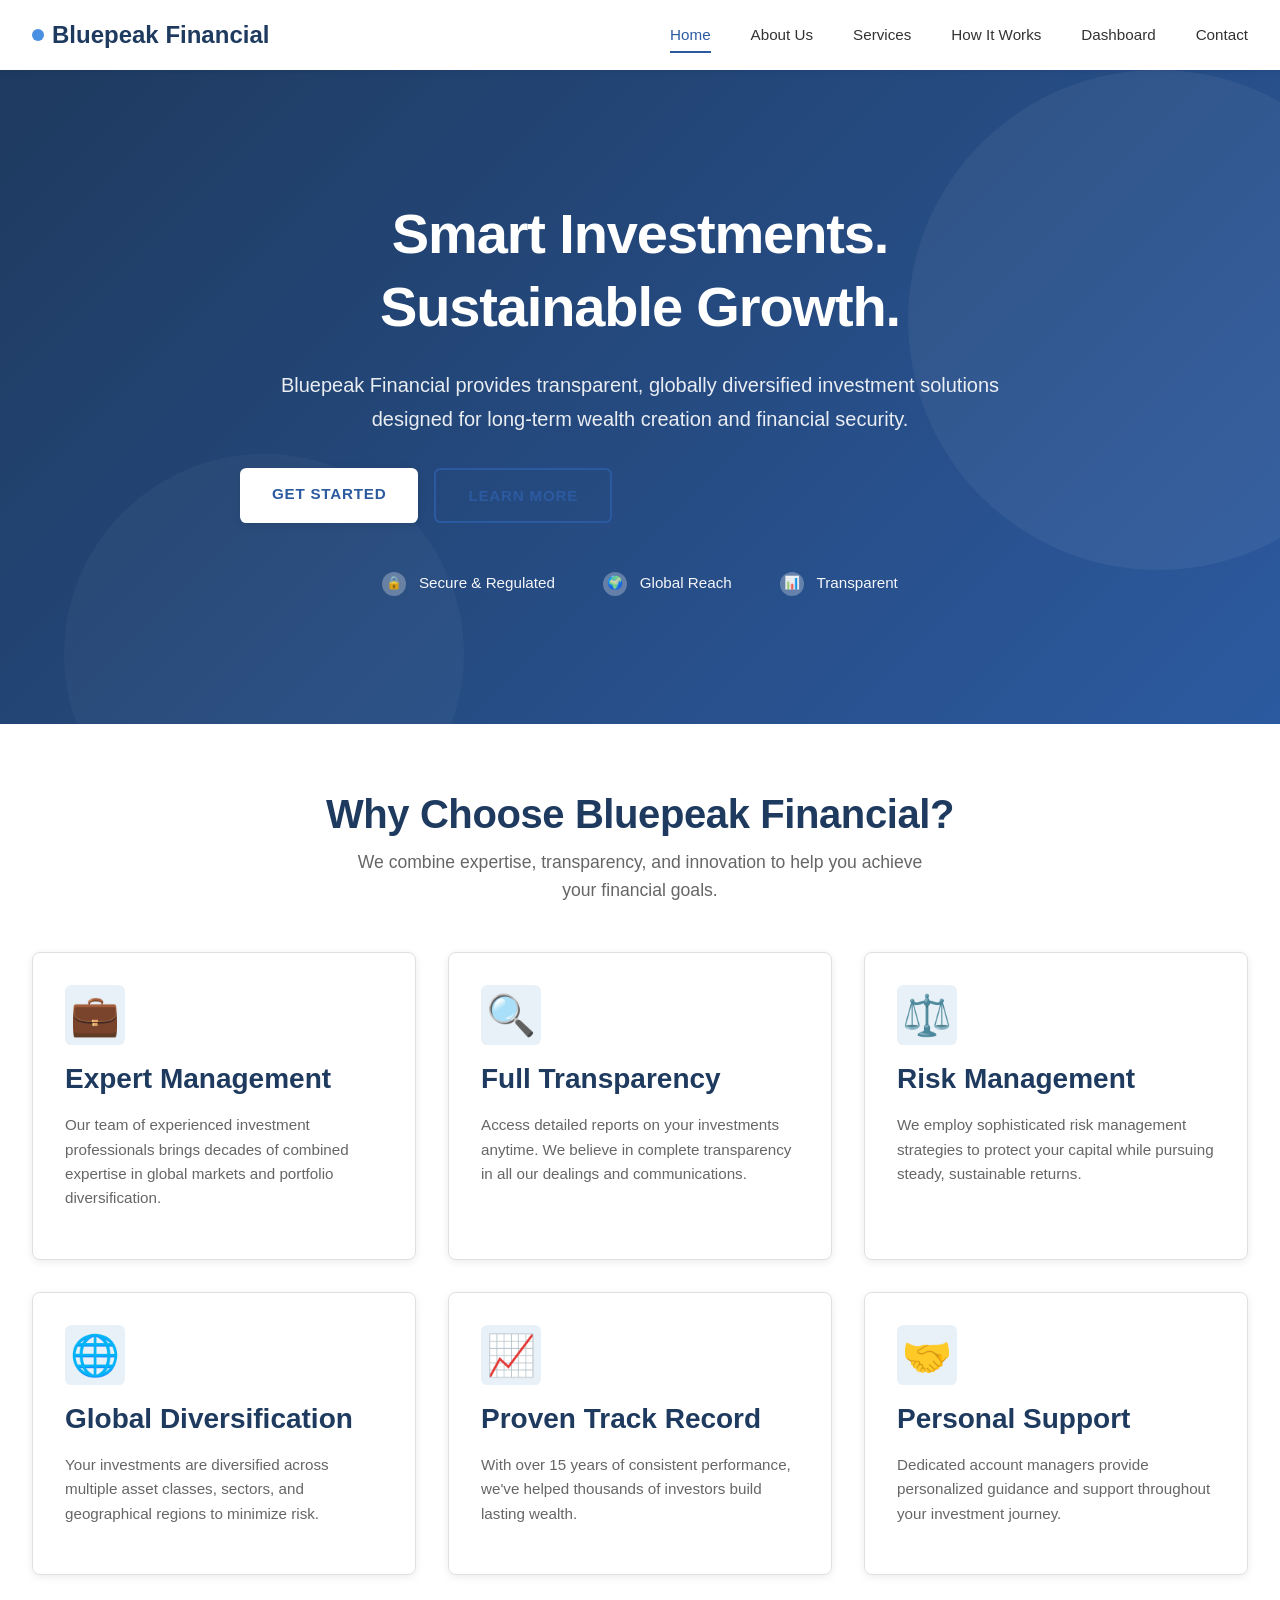
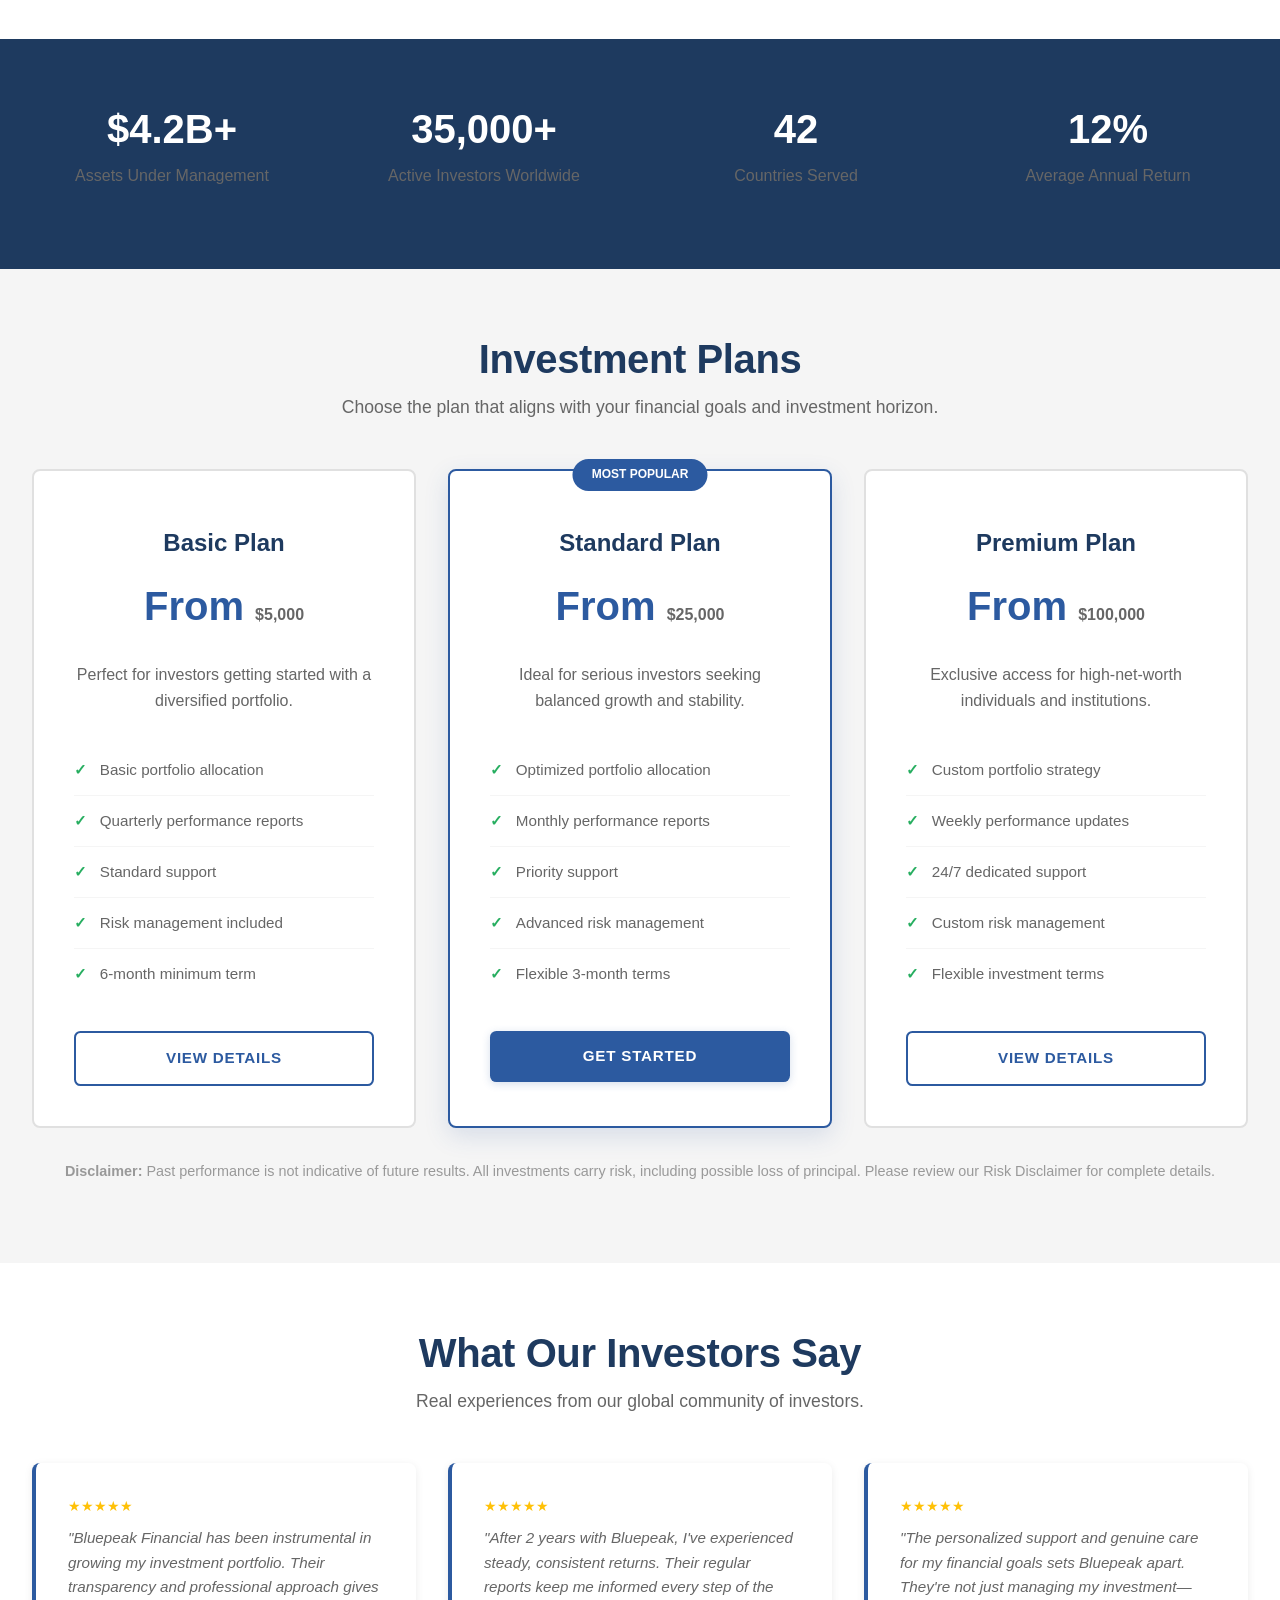
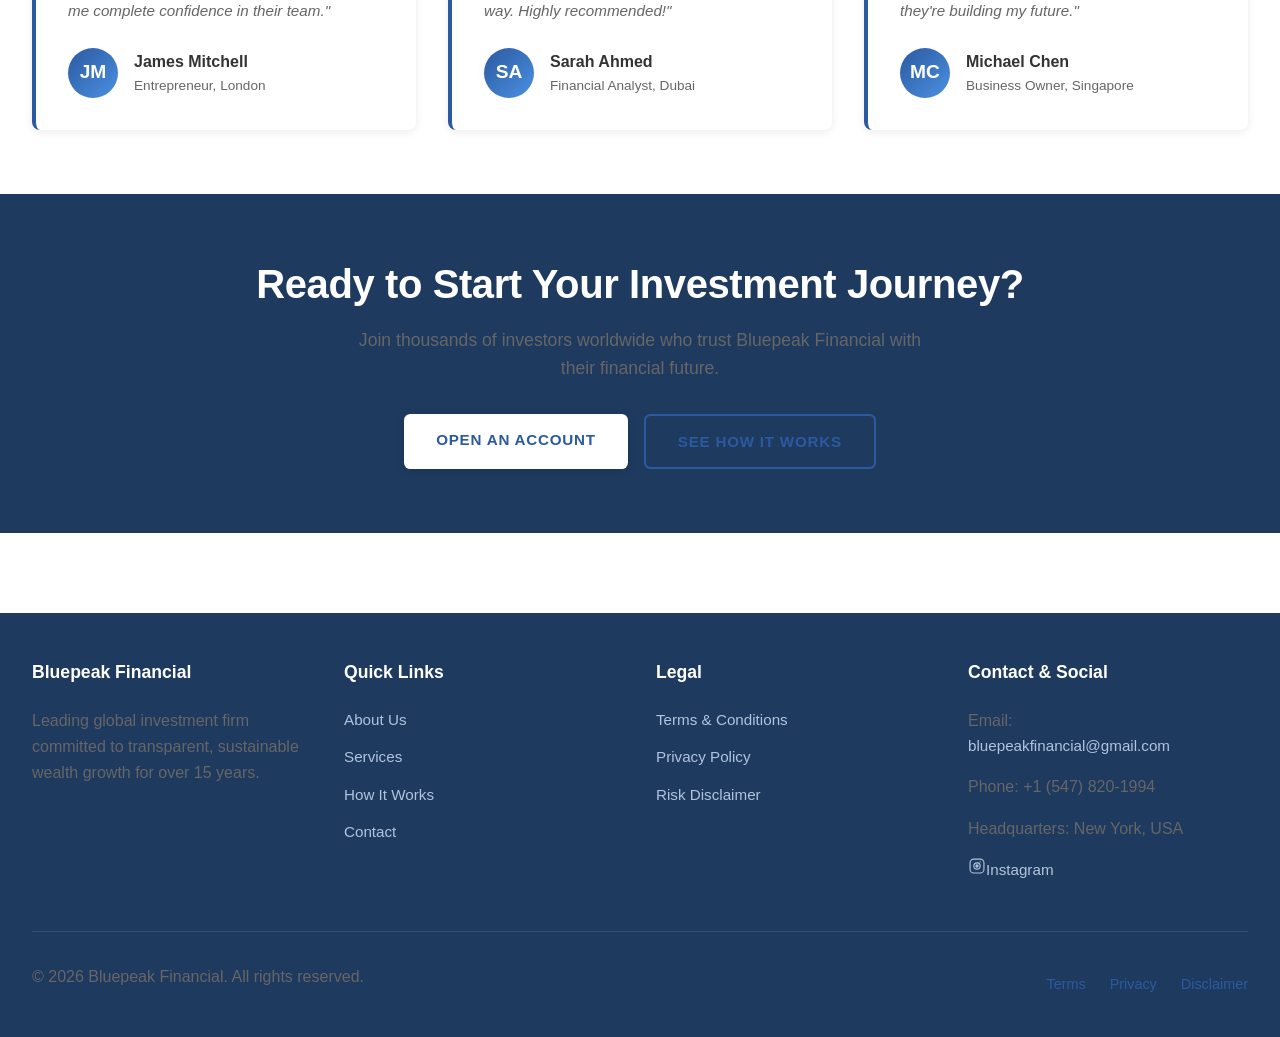
<file: index.html>
<!DOCTYPE html>
<html lang="en">
<head>
  <meta charset="UTF-8">
  <meta name="viewport" content="width=device-width, initial-scale=1.0">
  <title>Bluepeak Financial - Smart Investments. Sustainable Growth.</title>
  <meta name="description" content="Leading international investment firm with transparent, sustainable investment solutions for long-term wealth growth.">
  <link rel="stylesheet" href="styles.css">
</head>
<body>

<!-- Navigation -->
<nav>
  <div class="navbar">
    <div class="navbar-brand">
      Bluepeak Financial
    </div>
    <button class="mobile-toggle">☰</button>
    <ul class="nav-links">
      <li><a href="index.html" class="active">Home</a></li>
      <li><a href="about.html">About Us</a></li>
      <li><a href="services.html">Services</a></li>
      <li><a href="how-it-works.html">How It Works</a></li>
      <li><a href="dashboard.html">Dashboard</a></li>
      <li><a href="contact.html">Contact</a></li>
    </ul>
  </div>
</nav>

<!-- Hero Section -->
<section class="hero">
  <div class="hero-content">
    <h1>Smart Investments.<br>Sustainable Growth.</h1>
    <p>Bluepeak Financial provides transparent, globally diversified investment solutions designed for long-term wealth creation and financial security.</p>
    
    <div class="btn-group">
      <a href="contact.html" class="btn btn-white">Get Started</a>
      <a href="about.html" class="btn btn-secondary">Learn More</a>
    </div>

    <div class="hero-trust">
      <div class="trust-item">
        <div class="trust-icon">🔒</div>
        <span>Secure & Regulated</span>
      </div>
      <div class="trust-item">
        <div class="trust-icon">🌍</div>
        <span>Global Reach</span>
      </div>
      <div class="trust-item">
        <div class="trust-icon">📊</div>
        <span>Transparent</span>
      </div>
    </div>
  </div>
</section>

<!-- Why Choose Us -->
<section class="section">
  <div class="container">
    <div class="section-title">
      <h2>Why Choose Bluepeak Financial?</h2>
      <p>We combine expertise, transparency, and innovation to help you achieve your financial goals.</p>
    </div>

    <div class="grid grid-3">
      <div class="card">
        <div class="card-icon">💼</div>
        <h3>Expert Management</h3>
        <p>Our team of experienced investment professionals brings decades of combined expertise in global markets and portfolio diversification.</p>
      </div>

      <div class="card">
        <div class="card-icon">🔍</div>
        <h3>Full Transparency</h3>
        <p>Access detailed reports on your investments anytime. We believe in complete transparency in all our dealings and communications.</p>
      </div>

      <div class="card">
        <div class="card-icon">⚖️</div>
        <h3>Risk Management</h3>
        <p>We employ sophisticated risk management strategies to protect your capital while pursuing steady, sustainable returns.</p>
      </div>

      <div class="card">
        <div class="card-icon">🌐</div>
        <h3>Global Diversification</h3>
        <p>Your investments are diversified across multiple asset classes, sectors, and geographical regions to minimize risk.</p>
      </div>

      <div class="card">
        <div class="card-icon">📈</div>
        <h3>Proven Track Record</h3>
        <p>With over 15 years of consistent performance, we've helped thousands of investors build lasting wealth.</p>
      </div>

      <div class="card">
        <div class="card-icon">🤝</div>
        <h3>Personal Support</h3>
        <p>Dedicated account managers provide personalized guidance and support throughout your investment journey.</p>
      </div>
    </div>
  </div>
</section>

<!-- Quick Stats -->
<section class="section section-dark">
  <div class="container">
    <div class="grid grid-4">
      <div class="text-center">
        <h3 style="font-size: 2.5rem; margin-bottom: 0.5rem;">$4.2B+</h3>
        <p>Assets Under Management</p>
      </div>
      <div class="text-center">
        <h3 style="font-size: 2.5rem; margin-bottom: 0.5rem;">35,000+</h3>
        <p>Active Investors Worldwide</p>
      </div>
      <div class="text-center">
        <h3 style="font-size: 2.5rem; margin-bottom: 0.5rem;">42</h3>
        <p>Countries Served</p>
      </div>
      <div class="text-center">
        <h3 style="font-size: 2.5rem; margin-bottom: 0.5rem;">12%</h3>
        <p>Average Annual Return</p>
      </div>
    </div>
  </div>
</section>

<!-- Investment Plans Preview -->
<section class="section section-light">
  <div class="container">
    <div class="section-title">
      <h2>Investment Plans</h2>
      <p>Choose the plan that aligns with your financial goals and investment horizon.</p>
    </div>

    <div class="grid grid-3">
      <div class="plan-card">
        <h3 class="plan-name">Basic Plan</h3>
        <div class="plan-price">From <span>$5,000</span></div>
        <p class="plan-description">Perfect for investors getting started with a diversified portfolio.</p>
        <ul class="plan-features">
          <li>Basic portfolio allocation</li>
          <li>Quarterly performance reports</li>
          <li>Standard support</li>
          <li>Risk management included</li>
          <li>6-month minimum term</li>
        </ul>
        <a href="services.html" class="btn btn-secondary" style="width: 100%;">View Details</a>
      </div>

      <div class="plan-card featured">
        <div class="plan-badge">Most Popular</div>
        <h3 class="plan-name">Standard Plan</h3>
        <div class="plan-price">From <span>$25,000</span></div>
        <p class="plan-description">Ideal for serious investors seeking balanced growth and stability.</p>
        <ul class="plan-features">
          <li>Optimized portfolio allocation</li>
          <li>Monthly performance reports</li>
          <li>Priority support</li>
          <li>Advanced risk management</li>
          <li>Flexible 3-month terms</li>
        </ul>
        <a href="services.html" class="btn btn-primary" style="width: 100%;">Get Started</a>
      </div>

      <div class="plan-card">
        <h3 class="plan-name">Premium Plan</h3>
        <div class="plan-price">From <span>$100,000</span></div>
        <p class="plan-description">Exclusive access for high-net-worth individuals and institutions.</p>
        <ul class="plan-features">
          <li>Custom portfolio strategy</li>
          <li>Weekly performance updates</li>
          <li>24/7 dedicated support</li>
          <li>Custom risk management</li>
          <li>Flexible investment terms</li>
        </ul>
        <a href="services.html" class="btn btn-secondary" style="width: 100%;">View Details</a>
      </div>
    </div>

    <div class="text-center mt-4">
      <p style="color: #999; font-size: 0.9rem; margin-top: 2rem;">
        <strong>Disclaimer:</strong> Past performance is not indicative of future results. All investments carry risk, including possible loss of principal. Please review our Risk Disclaimer for complete details.
      </p>
    </div>
  </div>
</section>

<!-- Testimonials Preview -->
<section class="section">
  <div class="container">
    <div class="section-title">
      <h2>What Our Investors Say</h2>
      <p>Real experiences from our global community of investors.</p>
    </div>

    <div class="grid grid-3">
      <div class="testimonial">
        <div class="stars">★★★★★</div>
        <p class="testimonial-text">"Bluepeak Financial has been instrumental in growing my investment portfolio. Their transparency and professional approach gives me complete confidence in their team."</p>
        <div class="testimonial-author">
          <div class="testimonial-avatar">JM</div>
          <div>
            <div class="testimonial-name">James Mitchell</div>
            <div class="testimonial-title">Entrepreneur, London</div>
          </div>
        </div>
      </div>

      <div class="testimonial">
        <div class="stars">★★★★★</div>
        <p class="testimonial-text">"After 2 years with Bluepeak, I've experienced steady, consistent returns. Their regular reports keep me informed every step of the way. Highly recommended!"</p>
        <div class="testimonial-author">
          <div class="testimonial-avatar">SA</div>
          <div>
            <div class="testimonial-name">Sarah Ahmed</div>
            <div class="testimonial-title">Financial Analyst, Dubai</div>
          </div>
        </div>
      </div>

      <div class="testimonial">
        <div class="stars">★★★★★</div>
        <p class="testimonial-text">"The personalized support and genuine care for my financial goals sets Bluepeak apart. They're not just managing my investment—they're building my future."</p>
        <div class="testimonial-author">
          <div class="testimonial-avatar">MC</div>
          <div>
            <div class="testimonial-name">Michael Chen</div>
            <div class="testimonial-title">Business Owner, Singapore</div>
          </div>
        </div>
      </div>
    </div>
  </div>
</section>

<!-- Call to Action -->
<section class="section section-dark">
  <div class="container text-center">
    <h2>Ready to Start Your Investment Journey?</h2>
    <p style="font-size: 1.1rem; margin-bottom: 2rem; max-width: 600px; margin-left: auto; margin-right: auto;">
      Join thousands of investors worldwide who trust Bluepeak Financial with their financial future.
    </p>
    <div class="btn-group" style="justify-content: center;">
      <a href="contact.html" class="btn btn-white">Open an Account</a>
      <a href="how-it-works.html" class="btn btn-secondary">See How It Works</a>
    </div>
  </div>
</section>

<!-- Footer -->
<footer>
  <div class="footer-content">
    <div class="footer-section">
      <h4>Bluepeak Financial</h4>
      <p>Leading global investment firm committed to transparent, sustainable wealth growth for over 15 years.</p>
    </div>

    <div class="footer-section">
      <h4>Quick Links</h4>
      <a href="about.html">About Us</a>
      <a href="services.html">Services</a>
      <a href="how-it-works.html">How It Works</a>
      <a href="contact.html">Contact</a>
    </div>

    <div class="footer-section">
      <h4>Legal</h4>
      <a href="terms.html">Terms & Conditions</a>
      <a href="privacy.html">Privacy Policy</a>
      <a href="disclaimer.html">Risk Disclaimer</a>
    </div>

    <div class="footer-section">
      <h4>Contact & Social</h4>
      <p>Email: <a href="mailto:bluepeakfinancial@gmail.com" style="color: #b0c4de;">bluepeakfinancial@gmail.com</a></p>
      <p>Phone: +1 (547) 820-1994</p>
      <p>Headquarters: New York, USA</p>
      <p style="margin-top: 1rem;"><a class="social-link" href="https://www.instagram.com/hr_bluepeak_financial?igsh=dHZtcnczdm5lZWN0" target="_blank" rel="noopener noreferrer"><svg class="social-icon" viewBox="0 0 24 24" xmlns="http://www.w3.org/2000/svg" aria-hidden="true"><path d="M7.75 2h8.5A5.75 5.75 0 0 1 22 7.75v8.5A5.75 5.75 0 0 1 16.25 22h-8.5A5.75 5.75 0 0 1 2 16.25v-8.5A5.75 5.75 0 0 1 7.75 2Zm0 1.5A4.25 4.25 0 0 0 3.5 7.75v8.5A4.25 4.25 0 0 0 7.75 20.5h8.5A4.25 4.25 0 0 0 20.5 16.25v-8.5A4.25 4.25 0 0 0 16.25 3.5h-8.5Zm8.365 2.15a.9.90 0 1 1 0 1.8.90.90 0 0 1 0-1.8ZM12 7.05a4.95 4.95 0 1 1 0 9.9 4.95 4.95 0 0 1 0-9.9Zm0 1.5a3.45 3.45 0 1 0 0 6.9 3.45 3.45 0 0 0 0-6.9Zm0 1.2a2.25 2.25 0 1 1 0 4.5 2.25 2.25 0 0 1 0-4.5Z"/></svg>Instagram</a></p>
    </div>
  </div>

  <div class="footer-bottom">
    <p>&copy; <span class="current-year">2024</span> Bluepeak Financial. All rights reserved.</p>
    <div class="footer-links">
      <a href="terms.html">Terms</a>
      <a href="privacy.html">Privacy</a>
      <a href="disclaimer.html">Disclaimer</a>
    </div>
  </div>
</footer>

<script src="script.js"></script>
</body>
</html>
</file>
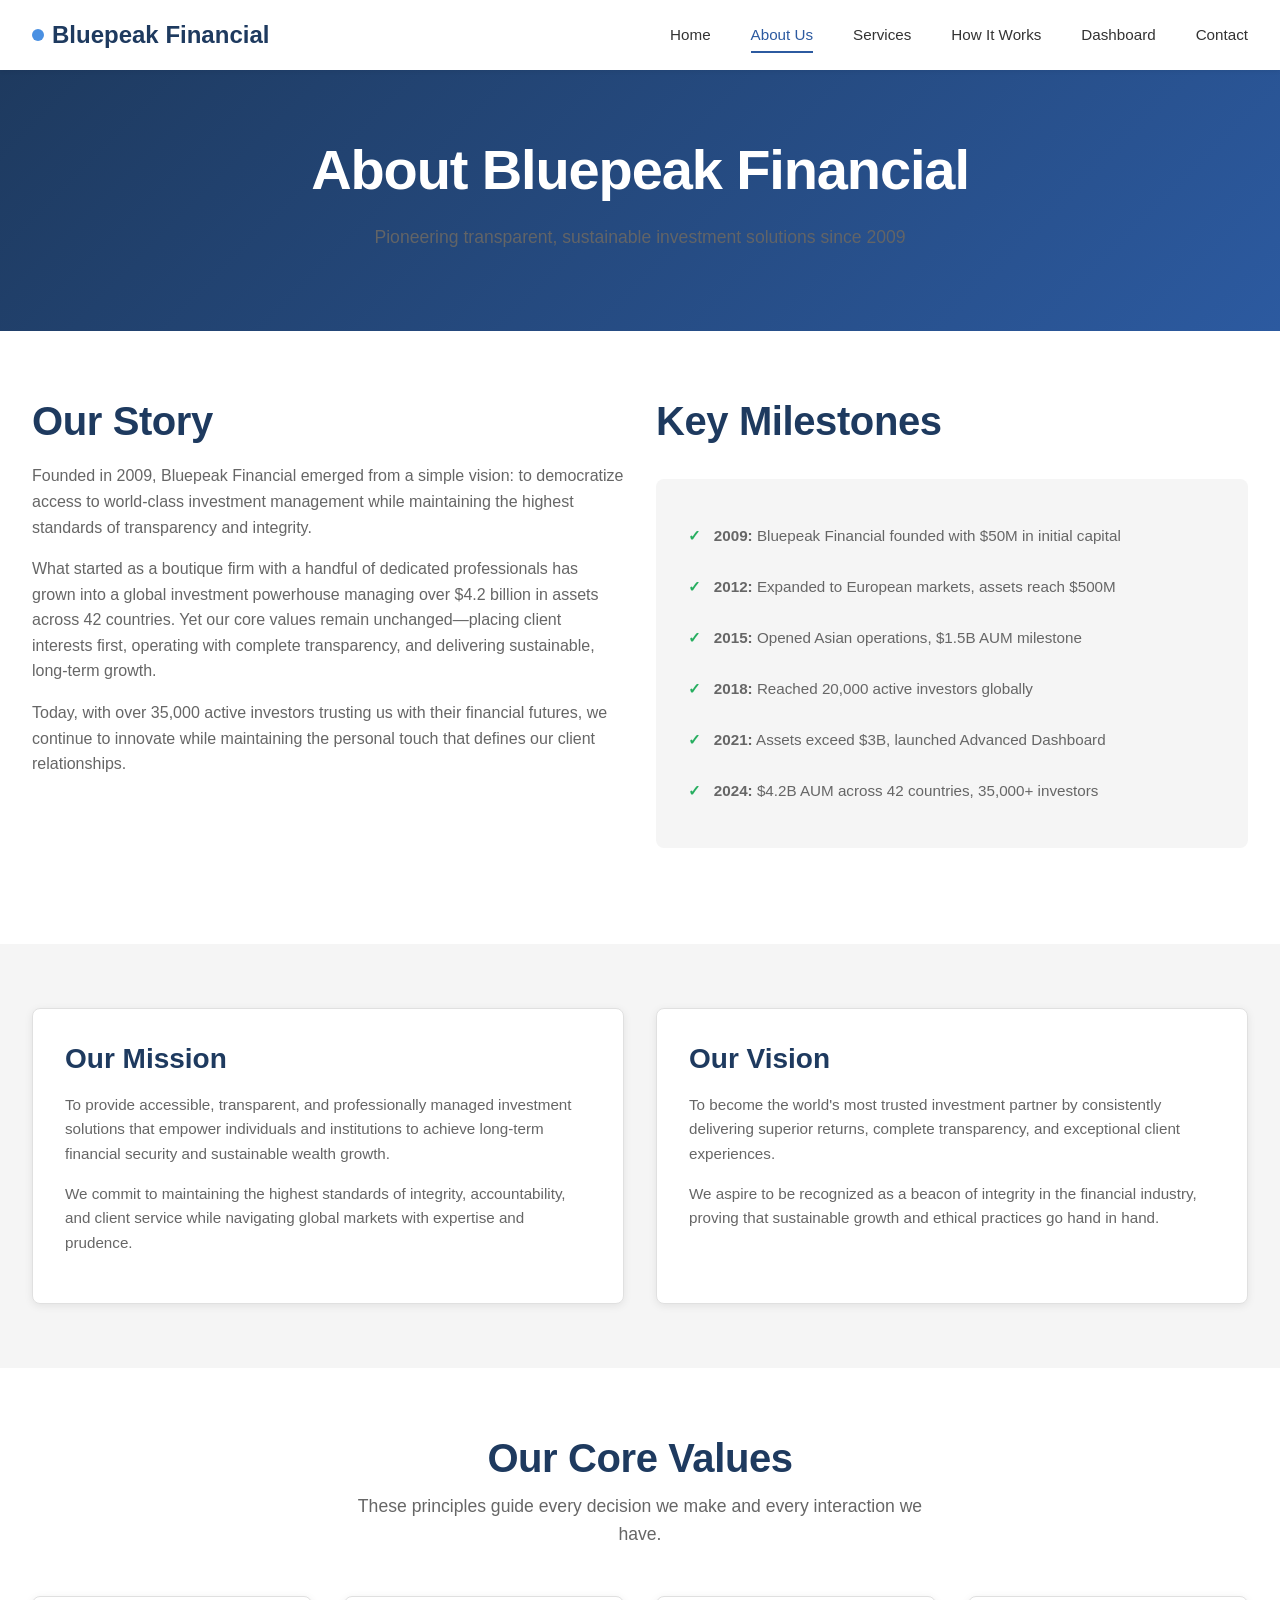
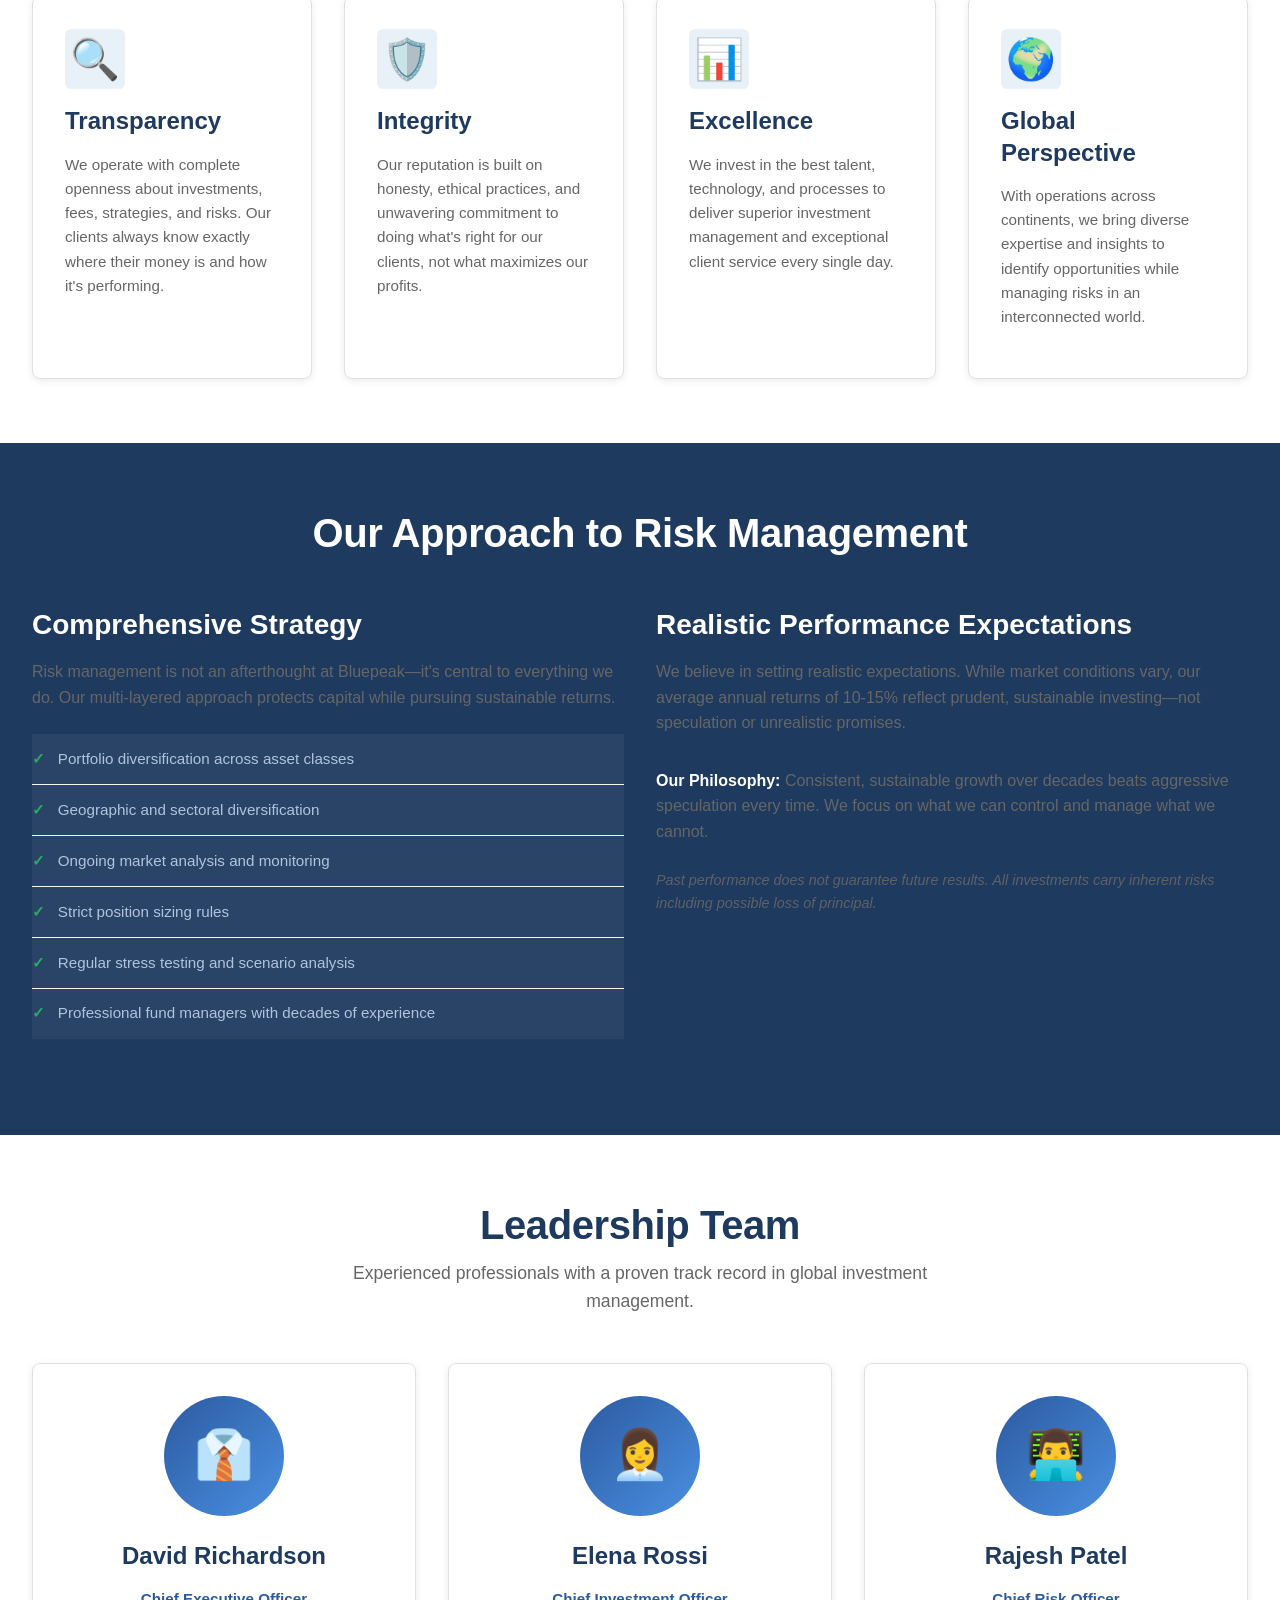
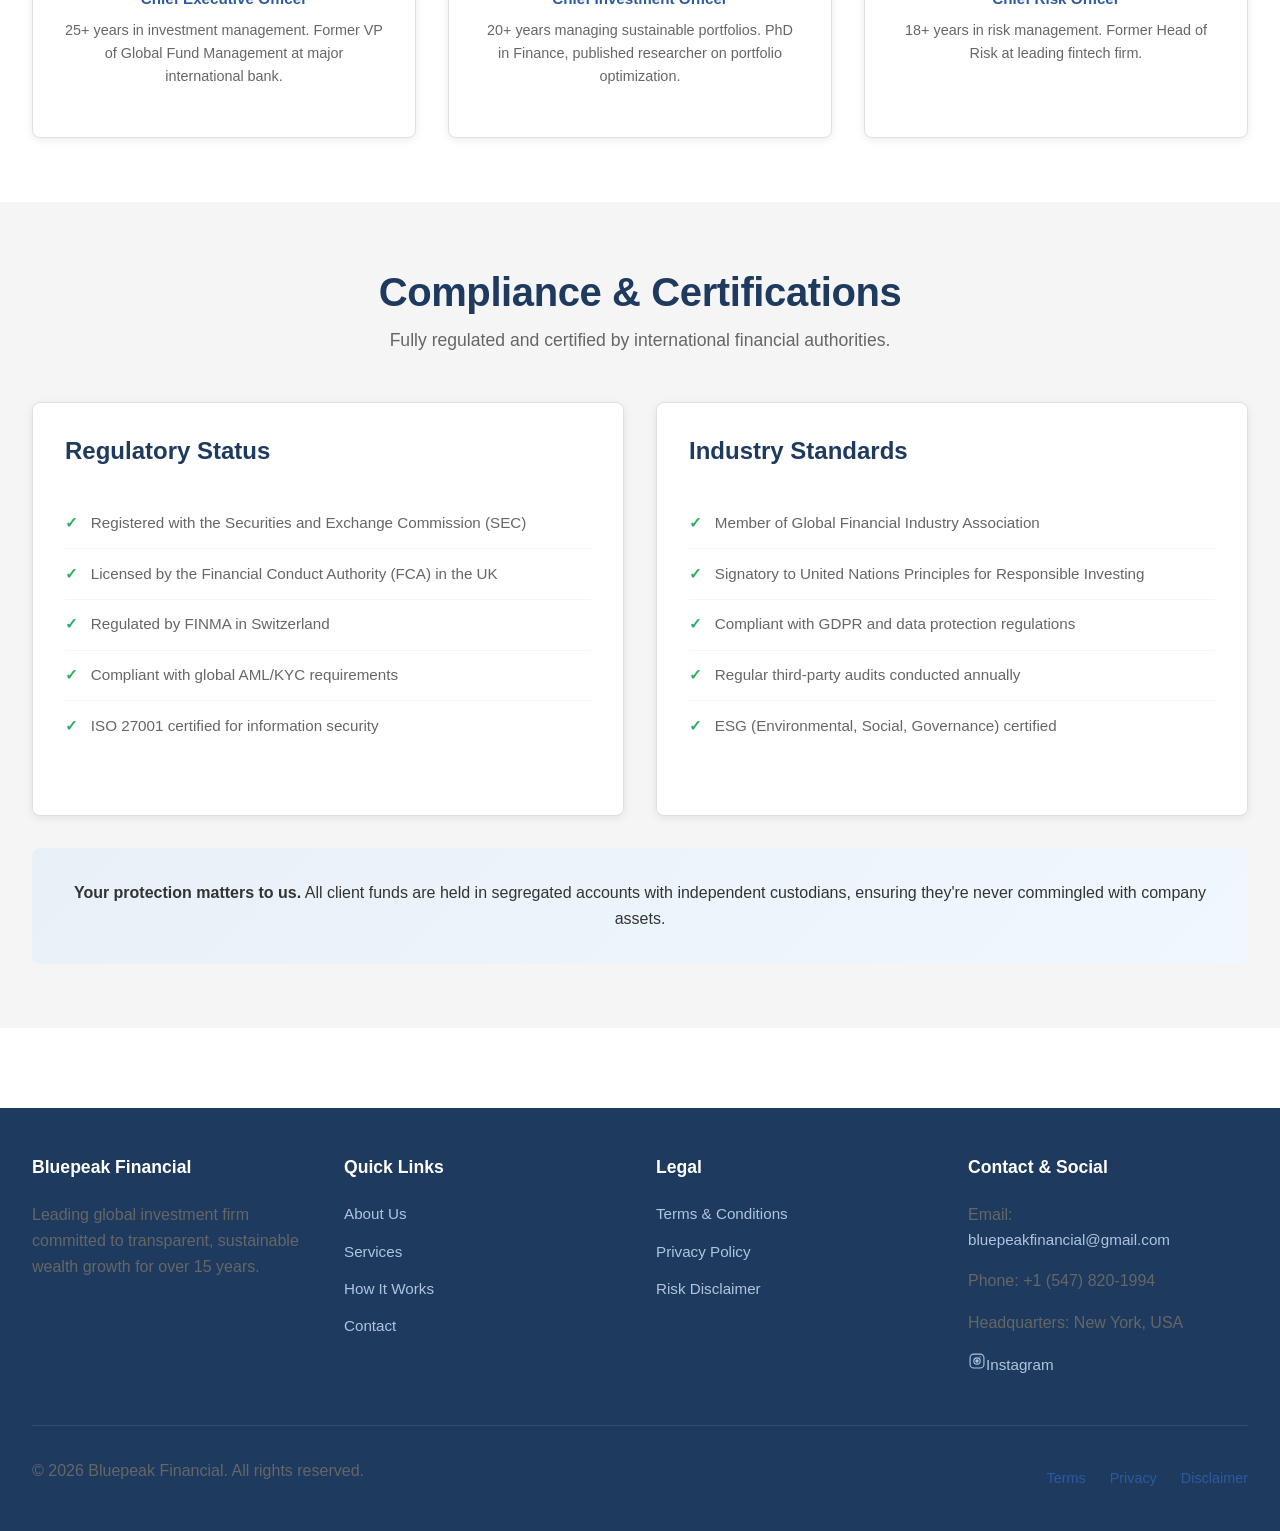
<file: about.html>
<!DOCTYPE html>
<html lang="en">
<head>
  <meta charset="UTF-8">
  <meta name="viewport" content="width=device-width, initial-scale=1.0">
  <title>About Us - Bluepeak Financial</title>
  <meta name="description" content="Learn about Bluepeak Financial's mission, values, and commitment to transparent, sustainable investment management.">
  <link rel="stylesheet" href="styles.css">
</head>
<body>

<!-- Navigation -->
<nav>
  <div class="navbar">
    <div class="navbar-brand">
      Bluepeak Financial
    </div>
    <button class="mobile-toggle">☰</button>
    <ul class="nav-links">
      <li><a href="index.html">Home</a></li>
      <li><a href="about.html" class="active">About Us</a></li>
      <li><a href="services.html">Services</a></li>
      <li><a href="how-it-works.html">How It Works</a></li>
      <li><a href="dashboard.html">Dashboard</a></li>
      <li><a href="contact.html">Contact</a></li>
    </ul>
  </div>
</nav>

<!-- Page Header -->
<section style="background: linear-gradient(135deg, #1e3a5f 0%, #2c5aa0 100%); color: white; padding: 4rem 2rem; text-align: center;">
  <div class="container">
    <h1 style="color: white; margin-bottom: 1rem;">About Bluepeak Financial</h1>
    <p style="font-size: 1.1rem; opacity: 0.95;">Pioneering transparent, sustainable investment solutions since 2009</p>
  </div>
</section>

<!-- Company Overview -->
<section class="section">
  <div class="container">
    <div class="grid grid-2">
      <div>
        <h2>Our Story</h2>
        <p>
          Founded in 2009, Bluepeak Financial emerged from a simple vision: to democratize access to world-class investment management while maintaining the highest standards of transparency and integrity.
        </p>
        <p>
          What started as a boutique firm with a handful of dedicated professionals has grown into a global investment powerhouse managing over $4.2 billion in assets across 42 countries. Yet our core values remain unchanged—placing client interests first, operating with complete transparency, and delivering sustainable, long-term growth.
        </p>
        <p>
          Today, with over 35,000 active investors trusting us with their financial futures, we continue to innovate while maintaining the personal touch that defines our client relationships.
        </p>
      </div>

      <div>
        <h2>Key Milestones</h2>
        <ul class="plan-features" style="background: #f5f5f5; padding: 2rem; border-radius: 0.5rem;">
          <li><strong>2009:</strong> Bluepeak Financial founded with $50M in initial capital</li>
          <li><strong>2012:</strong> Expanded to European markets, assets reach $500M</li>
          <li><strong>2015:</strong> Opened Asian operations, $1.5B AUM milestone</li>
          <li><strong>2018:</strong> Reached 20,000 active investors globally</li>
          <li><strong>2021:</strong> Assets exceed $3B, launched Advanced Dashboard</li>
          <li><strong>2024:</strong> $4.2B AUM across 42 countries, 35,000+ investors</li>
        </ul>
      </div>
    </div>
  </div>
</section>

<!-- Mission & Vision -->
<section class="section section-light">
  <div class="container">
    <div class="grid grid-2">
      <div class="card">
        <h3>Our Mission</h3>
        <p>
          To provide accessible, transparent, and professionally managed investment solutions that empower individuals and institutions to achieve long-term financial security and sustainable wealth growth.
        </p>
        <p>
          We commit to maintaining the highest standards of integrity, accountability, and client service while navigating global markets with expertise and prudence.
        </p>
      </div>

      <div class="card">
        <h3>Our Vision</h3>
        <p>
          To become the world's most trusted investment partner by consistently delivering superior returns, complete transparency, and exceptional client experiences.
        </p>
        <p>
          We aspire to be recognized as a beacon of integrity in the financial industry, proving that sustainable growth and ethical practices go hand in hand.
        </p>
      </div>
    </div>
  </div>
</section>

<!-- Core Values -->
<section class="section">
  <div class="container">
    <div class="section-title">
      <h2>Our Core Values</h2>
      <p>These principles guide every decision we make and every interaction we have.</p>
    </div>

    <div class="grid grid-4">
      <div class="card">
        <div class="card-icon" style="background: linear-gradient(135deg, #e8f1f7, #e8f1f7);">🔍</div>
        <h4>Transparency</h4>
        <p>We operate with complete openness about investments, fees, strategies, and risks. Our clients always know exactly where their money is and how it's performing.</p>
      </div>

      <div class="card">
        <div class="card-icon" style="background: linear-gradient(135deg, #e8f1f7, #e8f1f7);">🛡️</div>
        <h4>Integrity</h4>
        <p>Our reputation is built on honesty, ethical practices, and unwavering commitment to doing what's right for our clients, not what maximizes our profits.</p>
      </div>

      <div class="card">
        <div class="card-icon" style="background: linear-gradient(135deg, #e8f1f7, #e8f1f7);">📊</div>
        <h4>Excellence</h4>
        <p>We invest in the best talent, technology, and processes to deliver superior investment management and exceptional client service every single day.</p>
      </div>

      <div class="card">
        <div class="card-icon" style="background: linear-gradient(135deg, #e8f1f7, #e8f1f7);">🌍</div>
        <h4>Global Perspective</h4>
        <p>With operations across continents, we bring diverse expertise and insights to identify opportunities while managing risks in an interconnected world.</p>
      </div>
    </div>
  </div>
</section>

<!-- Risk Management -->
<section class="section section-dark">
  <div class="container">
    <h2 style="color: white; text-align: center; margin-bottom: 3rem;">Our Approach to Risk Management</h2>

    <div class="grid grid-2">
      <div>
        <h3 style="color: white;">Comprehensive Strategy</h3>
        <p>
          Risk management is not an afterthought at Bluepeak—it's central to everything we do. Our multi-layered approach protects capital while pursuing sustainable returns.
        </p>
        <ul class="plan-features" style="background: rgba(255,255,255,0.05); border: none; margin-top: 1.5rem;">
          <li style="color: #b0c4de;">Portfolio diversification across asset classes</li>
          <li style="color: #b0c4de;">Geographic and sectoral diversification</li>
          <li style="color: #b0c4de;">Ongoing market analysis and monitoring</li>
          <li style="color: #b0c4de;">Strict position sizing rules</li>
          <li style="color: #b0c4de;">Regular stress testing and scenario analysis</li>
          <li style="color: #b0c4de;">Professional fund managers with decades of experience</li>
        </ul>
      </div>

      <div>
        <h3 style="color: white;">Realistic Performance Expectations</h3>
        <p>
          We believe in setting realistic expectations. While market conditions vary, our average annual returns of 10-15% reflect prudent, sustainable investing—not speculation or unrealistic promises.
        </p>
        <p style="margin-top: 2rem;">
          <strong style="color: white;">Our Philosophy:</strong> Consistent, sustainable growth over decades beats aggressive speculation every time. We focus on what we can control and manage what we cannot.
        </p>
        <p style="margin-top: 1.5rem; font-size: 0.9rem; opacity: 0.9;">
          <em>Past performance does not guarantee future results. All investments carry inherent risks including possible loss of principal.</em>
        </p>
      </div>
    </div>
  </div>
</section>

<!-- Management Team (Conceptual) -->
<section class="section">
  <div class="container">
    <div class="section-title">
      <h2>Leadership Team</h2>
      <p>Experienced professionals with a proven track record in global investment management.</p>
    </div>

    <div class="grid grid-3">
      <div class="card text-center">
        <div style="width: 120px; height: 120px; background: linear-gradient(135deg, #2c5aa0, #4a90e2); border-radius: 50%; margin: 0 auto 1.5rem; display: flex; align-items: center; justify-content: center; font-size: 3rem; color: white;">👔</div>
        <h4>David Richardson</h4>
        <p style="color: var(--secondary-blue); font-weight: 600; margin-bottom: 0.5rem;">Chief Executive Officer</p>
        <p style="font-size: 0.9rem;">25+ years in investment management. Former VP of Global Fund Management at major international bank.</p>
      </div>

      <div class="card text-center">
        <div style="width: 120px; height: 120px; background: linear-gradient(135deg, #2c5aa0, #4a90e2); border-radius: 50%; margin: 0 auto 1.5rem; display: flex; align-items: center; justify-content: center; font-size: 3rem; color: white;">👩‍💼</div>
        <h4>Elena Rossi</h4>
        <p style="color: var(--secondary-blue); font-weight: 600; margin-bottom: 0.5rem;">Chief Investment Officer</p>
        <p style="font-size: 0.9rem;">20+ years managing sustainable portfolios. PhD in Finance, published researcher on portfolio optimization.</p>
      </div>

      <div class="card text-center">
        <div style="width: 120px; height: 120px; background: linear-gradient(135deg, #2c5aa0, #4a90e2); border-radius: 50%; margin: 0 auto 1.5rem; display: flex; align-items: center; justify-content: center; font-size: 3rem; color: white;">👨‍💻</div>
        <h4>Rajesh Patel</h4>
        <p style="color: var(--secondary-blue); font-weight: 600; margin-bottom: 0.5rem;">Chief Risk Officer</p>
        <p style="font-size: 0.9rem;">18+ years in risk management. Former Head of Risk at leading fintech firm.</p>
      </div>
    </div>
  </div>
</section>

<!-- Certifications & Compliance -->
<section class="section section-light">
  <div class="container">
    <div class="section-title">
      <h2>Compliance & Certifications</h2>
      <p>Fully regulated and certified by international financial authorities.</p>
    </div>

    <div class="grid grid-2">
      <div class="card">
        <h4>Regulatory Status</h4>
        <ul class="plan-features" style="background: none;">
          <li>Registered with the Securities and Exchange Commission (SEC)</li>
          <li>Licensed by the Financial Conduct Authority (FCA) in the UK</li>
          <li>Regulated by FINMA in Switzerland</li>
          <li>Compliant with global AML/KYC requirements</li>
          <li>ISO 27001 certified for information security</li>
        </ul>
      </div>

      <div class="card">
        <h4>Industry Standards</h4>
        <ul class="plan-features" style="background: none;">
          <li>Member of Global Financial Industry Association</li>
          <li>Signatory to United Nations Principles for Responsible Investing</li>
          <li>Compliant with GDPR and data protection regulations</li>
          <li>Regular third-party audits conducted annually</li>
          <li>ESG (Environmental, Social, Governance) certified</li>
        </ul>
      </div>
    </div>

    <div style="background: linear-gradient(135deg, #e8f1f7, #f0f8ff); padding: 2rem; border-radius: 0.5rem; margin-top: 2rem; text-align: center;">
      <p style="color: #333; margin-bottom: 0;">
        <strong>Your protection matters to us.</strong> All client funds are held in segregated accounts with independent custodians, ensuring they're never commingled with company assets.
      </p>
    </div>
  </div>
</section>

<!-- Footer -->
<footer>
  <div class="footer-content">
    <div class="footer-section">
      <h4>Bluepeak Financial</h4>
      <p>Leading global investment firm committed to transparent, sustainable wealth growth for over 15 years.</p>
    </div>

    <div class="footer-section">
      <h4>Quick Links</h4>
      <a href="about.html">About Us</a>
      <a href="services.html">Services</a>
      <a href="how-it-works.html">How It Works</a>
      <a href="contact.html">Contact</a>
    </div>

    <div class="footer-section">
      <h4>Legal</h4>
      <a href="terms.html">Terms & Conditions</a>
      <a href="privacy.html">Privacy Policy</a>
      <a href="disclaimer.html">Risk Disclaimer</a>
    </div>

    <div class="footer-section">
      <h4>Contact & Social</h4>
      <p>Email: <a href="mailto:bluepeakfinancial@gmail.com" style="color: #b0c4de;">bluepeakfinancial@gmail.com</a></p>
      <p>Phone: +1 (547) 820-1994</p>
      <p>Headquarters: New York, USA</p>
      <p style="margin-top: 1rem;"><a class="social-link" href="https://www.instagram.com/hr_bluepeak_financial?igsh=dHZtcnczdm5lZWN0" target="_blank" rel="noopener noreferrer"><svg class="social-icon" viewBox="0 0 24 24" xmlns="http://www.w3.org/2000/svg" aria-hidden="true"><path d="M7.75 2h8.5A5.75 5.75 0 0 1 22 7.75v8.5A5.75 5.75 0 0 1 16.25 22h-8.5A5.75 5.75 0 0 1 2 16.25v-8.5A5.75 5.75 0 0 1 7.75 2Zm0 1.5A4.25 4.25 0 0 0 3.5 7.75v8.5A4.25 4.25 0 0 0 7.75 20.5h8.5A4.25 4.25 0 0 0 20.5 16.25v-8.5A4.25 4.25 0 0 0 16.25 3.5h-8.5Zm8.365 2.15a.9.90 0 1 1 0 1.8.90.90 0 0 1 0-1.8ZM12 7.05a4.95 4.95 0 1 1 0 9.9 4.95 4.95 0 0 1 0-9.9Zm0 1.5a3.45 3.45 0 1 0 0 6.9 3.45 3.45 0 0 0 0-6.9Zm0 1.2a2.25 2.25 0 1 1 0 4.5 2.25 2.25 0 0 1 0-4.5Z"/></svg>Instagram</a></p>
    </div>
  </div>

  <div class="footer-bottom">
    <p>&copy; <span class="current-year">2024</span> Bluepeak Financial. All rights reserved.</p>
    <div class="footer-links">
      <a href="terms.html">Terms</a>
      <a href="privacy.html">Privacy</a>
      <a href="disclaimer.html">Disclaimer</a>
    </div>
  </div>
</footer>

<script src="script.js"></script>
</body>
</html>
</file>
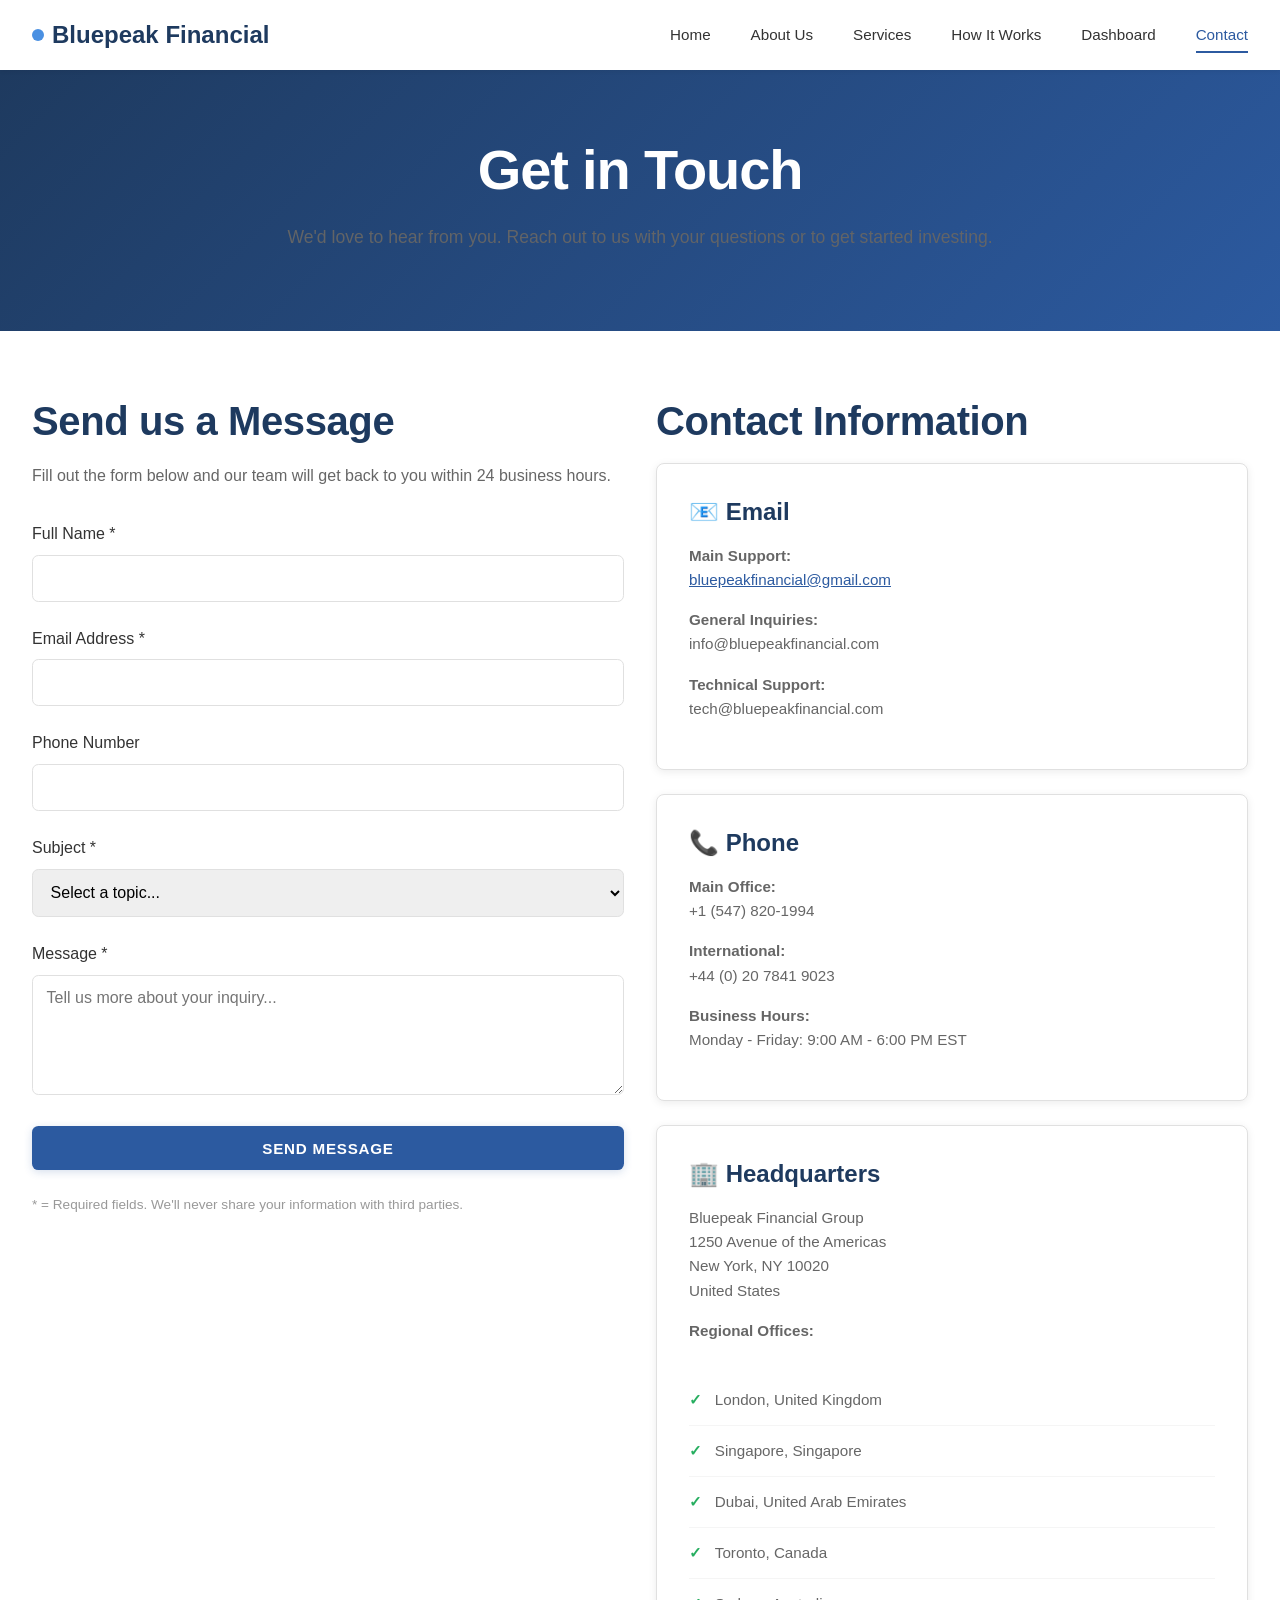
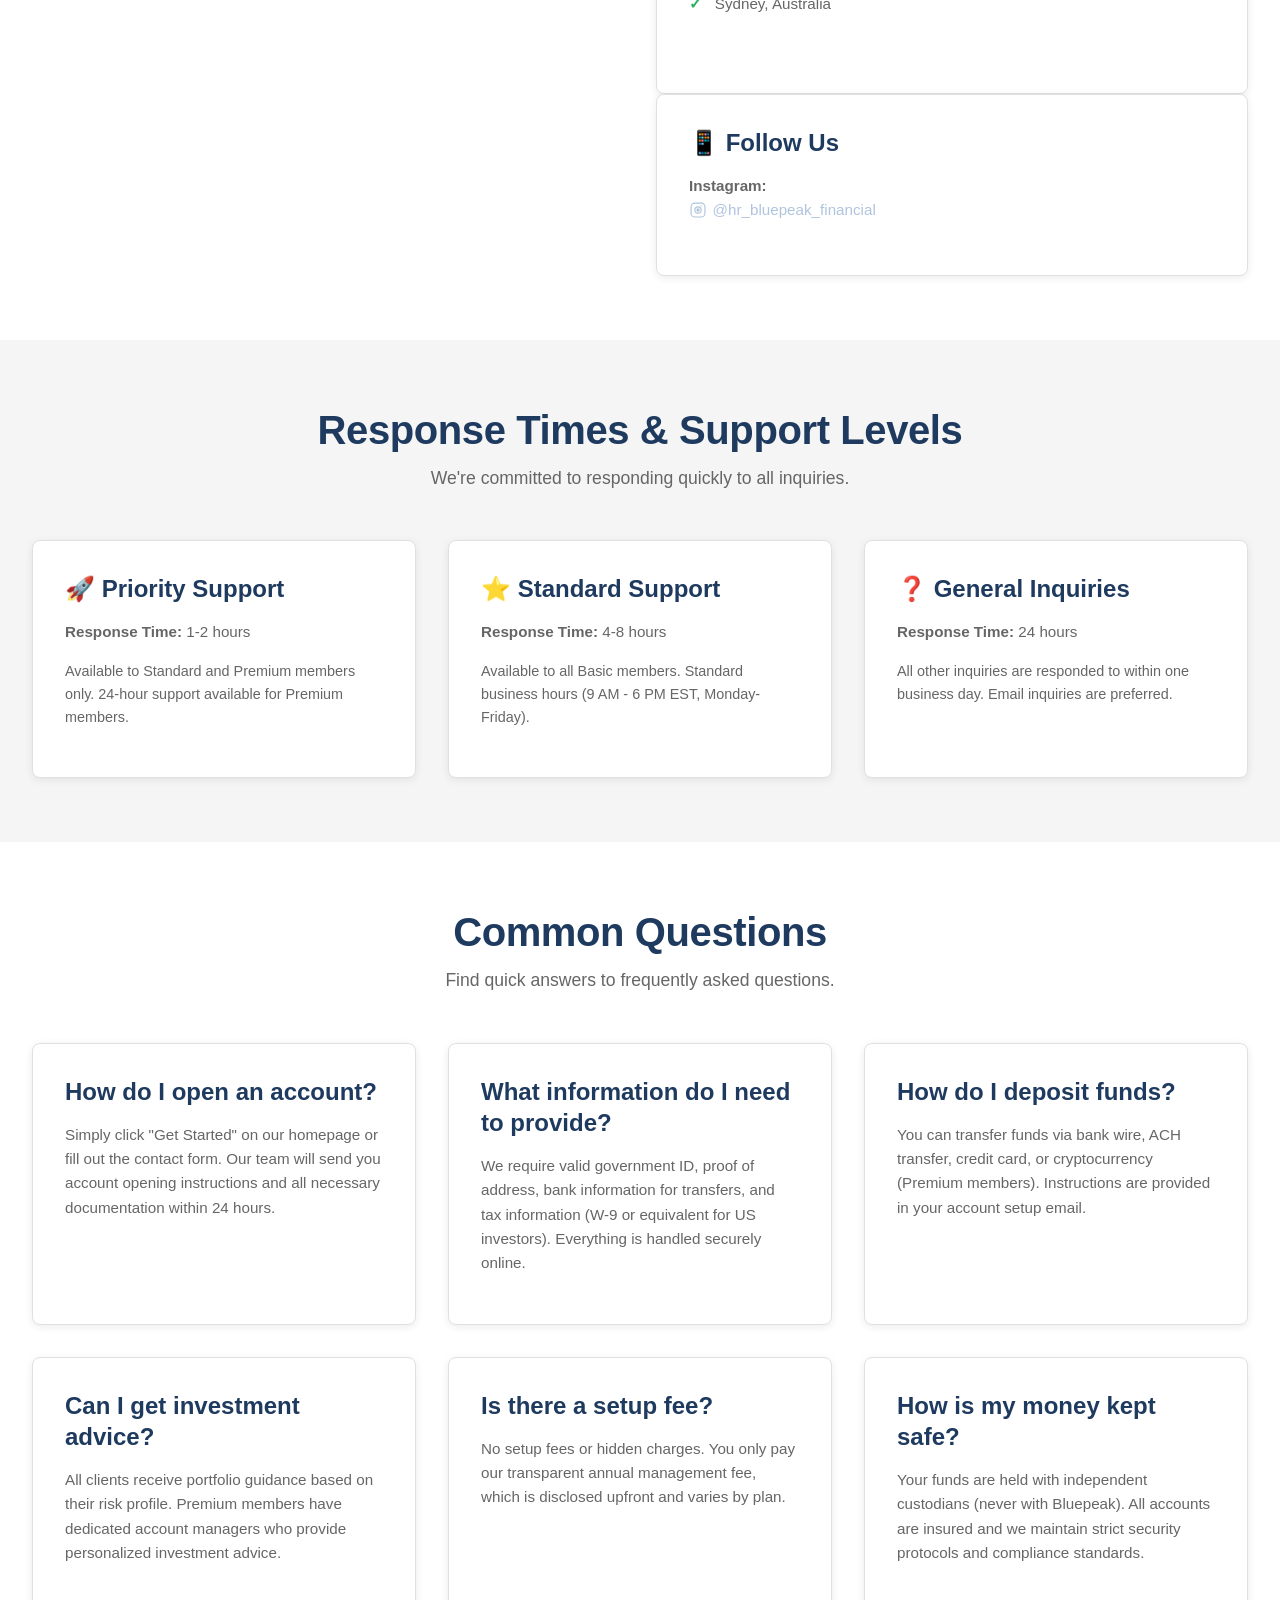
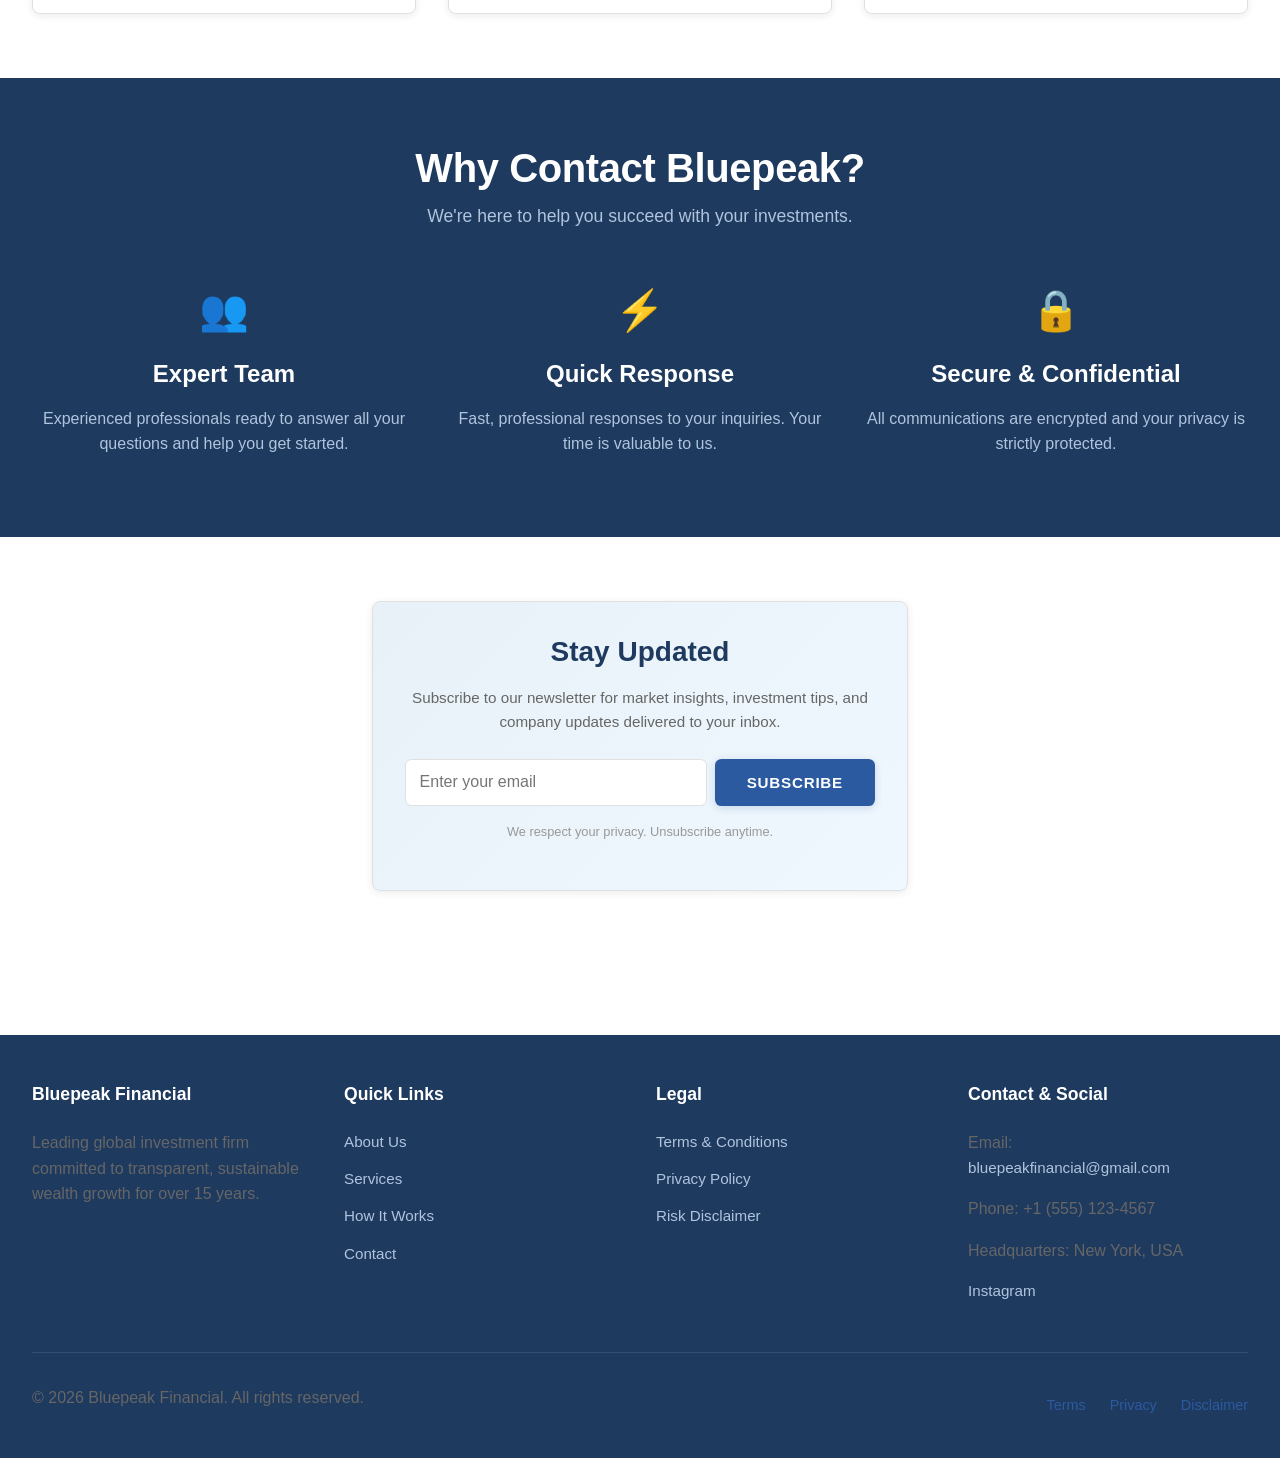
<file: contact.html>
<!DOCTYPE html>
<html lang="en">
<head>
  <meta charset="UTF-8">
  <meta name="viewport" content="width=device-width, initial-scale=1.0">
  <title>Contact Us - Bluepeak Financial</title>
  <meta name="description" content="Contact Bluepeak Financial. Get in touch with our team for account opening, questions, or support.">
  <link rel="stylesheet" href="styles.css">
</head>
<body>

<!-- Navigation -->
<nav>
  <div class="navbar">
    <div class="navbar-brand">
      Bluepeak Financial
    </div>
    <button class="mobile-toggle">☰</button>
    <ul class="nav-links">
      <li><a href="index.html">Home</a></li>
      <li><a href="about.html">About Us</a></li>
      <li><a href="services.html">Services</a></li>
      <li><a href="how-it-works.html">How It Works</a></li>
      <li><a href="dashboard.html">Dashboard</a></li>
      <li><a href="contact.html" class="active">Contact</a></li>
    </ul>
  </div>
</nav>

<!-- Page Header -->
<section style="background: linear-gradient(135deg, #1e3a5f 0%, #2c5aa0 100%); color: white; padding: 4rem 2rem; text-align: center;">
  <div class="container">
    <h1 style="color: white; margin-bottom: 1rem;">Get in Touch</h1>
    <p style="font-size: 1.1rem; opacity: 0.95;">We'd love to hear from you. Reach out to us with your questions or to get started investing.</p>
  </div>
</section>

<!-- Contact Section -->
<section class="section">
  <div class="container">
    <div class="grid grid-2">
      <!-- Contact Form -->
      <div>
        <h2>Send us a Message</h2>
        <p style="margin-bottom: 2rem;">Fill out the form below and our team will get back to you within 24 business hours.</p>
        
        <form id="contact-form" action="https://formspree.io/f/mnjgezvl" method="POST">
          <div class="form-group">
            <label for="name">Full Name *</label>
            <input type="text" id="name" name="name" required>
          </div>

          <div class="form-group">
            <label for="email">Email Address *</label>
            <input type="email" id="email" name="email" required>
          </div>

          <div class="form-group">
            <label for="phone">Phone Number</label>
            <input type="tel" id="phone" name="phone">
          </div>

          <div class="form-group">
            <label for="subject">Subject *</label>
            <select id="subject" name="subject" required>
              <option value="">Select a topic...</option>
              <option value="account">Open an Account</option>
              <option value="question">General Question</option>
              <option value="technical">Technical Support</option>
              <option value="complaint">Complaint or Feedback</option>
              <option value="other">Other</option>
            </select>
          </div>

          <div class="form-group">
            <label for="message">Message *</label>
            <textarea id="message" name="message" required placeholder="Tell us more about your inquiry..."></textarea>
          </div>

          <button type="submit" class="btn btn-primary" style="width: 100%;">Send Message</button>
        </form>

        <p style="margin-top: 1.5rem; font-size: 0.85rem; color: #999;">
          * = Required fields. We'll never share your information with third parties.
        </p>
      </div>

      <!-- Contact Info -->
      <div>
        <h2>Contact Information</h2>
        
        <div class="card" style="margin-bottom: 1.5rem;">
          <h4>📧 Email</h4>
          <p>
            <strong>Main Support:</strong><br>
            <a href="mailto:bluepeakfinancial@gmail.com" style="color: #2c5aa0; text-decoration: underline;">bluepeakfinancial@gmail.com</a>
          </p>
          <p style="margin-top: 1rem;">
            <strong>General Inquiries:</strong><br>
            info@bluepeakfinancial.com
          </p>
          <p style="margin-top: 1rem;">
            <strong>Technical Support:</strong><br>
            tech@bluepeakfinancial.com
          </p>
        </div>

        <div class="card" style="margin-bottom: 1.5rem;">
          <h4>📞 Phone</h4>
          <p>
            <strong>Main Office:</strong><br>
            +1 (547) 820-1994
          </p>
          <p style="margin-top: 1rem;">
            <strong>International:</strong><br>
            +44 (0) 20 7841 9023
          </p>
          <p style="margin-top: 1rem;">
            <strong>Business Hours:</strong><br>
            Monday - Friday: 9:00 AM - 6:00 PM EST
          </p>
        </div>

        <div class="card">
          <h4>🏢 Headquarters</h4>
          <p>
            Bluepeak Financial Group<br>
            1250 Avenue of the Americas<br>
            New York, NY 10020<br>
            United States
          </p>
          <p style="margin-top: 1rem;">
            <strong>Regional Offices:</strong>
          </p>
          <ul class="plan-features" style="background: none;">
            <li>London, United Kingdom</li>
            <li>Singapore, Singapore</li>
            <li>Dubai, United Arab Emirates</li>
            <li>Toronto, Canada</li>
            <li>Sydney, Australia</li>
          </ul>
        </div>

        <div class="card">
          <h4>📱 Follow Us</h4>
          <p>
            <strong>Instagram:</strong><br>
            <a class="social-link" href="https://www.instagram.com/hr_bluepeak_financial?igsh=dHZtcnczdm5lZWN0" target="_blank" rel="noopener noreferrer"><svg class="social-icon" viewBox="0 0 24 24" xmlns="http://www.w3.org/2000/svg" aria-hidden="true"><path d="M7.75 2h8.5A5.75 5.75 0 0 1 22 7.75v8.5A5.75 5.75 0 0 1 16.25 22h-8.5A5.75 5.75 0 0 1 2 16.25v-8.5A5.75 5.75 0 0 1 7.75 2Zm0 1.5A4.25 4.25 0 0 0 3.5 7.75v8.5A4.25 4.25 0 0 0 7.75 20.5h8.5A4.25 4.25 0 0 0 20.5 16.25v-8.5A4.25 4.25 0 0 0 16.25 3.5h-8.5Zm8.365 2.15a.9.90 0 1 1 0 1.8.90.90 0 0 1 0-1.8ZM12 7.05a4.95 4.95 0 1 1 0 9.9 4.95 4.95 0 0 1 0-9.9Zm0 1.5a3.45 3.45 0 1 0 0 6.9 3.45 3.45 0 0 0 0-6.9Zm0 1.2a2.25 2.25 0 1 1 0 4.5 2.25 2.25 0 0 1 0-4.5Z"/></svg>@hr_bluepeak_financial</a>
          </p>
        </div>
      </div>
    </div>
  </div>
</section>

<!-- Service Hours & Response Times -->
<section class="section section-light">
  <div class="container">
    <div class="section-title">
      <h2>Response Times & Support Levels</h2>
      <p>We're committed to responding quickly to all inquiries.</p>
    </div>

    <div class="grid grid-3">
      <div class="card">
        <h4>🚀 Priority Support</h4>
        <p><strong>Response Time:</strong> 1-2 hours</p>
        <p style="font-size: 0.9rem; margin-top: 1rem;">
          Available to Standard and Premium members only. 24-hour support available for Premium members.
        </p>
      </div>

      <div class="card">
        <h4>⭐ Standard Support</h4>
        <p><strong>Response Time:</strong> 4-8 hours</p>
        <p style="font-size: 0.9rem; margin-top: 1rem;">
          Available to all Basic members. Standard business hours (9 AM - 6 PM EST, Monday-Friday).
        </p>
      </div>

      <div class="card">
        <h4>❓ General Inquiries</h4>
        <p><strong>Response Time:</strong> 24 hours</p>
        <p style="font-size: 0.9rem; margin-top: 1rem;">
          All other inquiries are responded to within one business day. Email inquiries are preferred.
        </p>
      </div>
    </div>
  </div>
</section>

<!-- FAQ Mini Section -->
<section class="section">
  <div class="container">
    <div class="section-title">
      <h2>Common Questions</h2>
      <p>Find quick answers to frequently asked questions.</p>
    </div>

    <div class="grid grid-2">
      <div class="card">
        <h4>How do I open an account?</h4>
        <p>
          Simply click "Get Started" on our homepage or fill out the contact form. Our team will send you account opening instructions and all necessary documentation within 24 hours.
        </p>
      </div>

      <div class="card">
        <h4>What information do I need to provide?</h4>
        <p>
          We require valid government ID, proof of address, bank information for transfers, and tax information (W-9 or equivalent for US investors). Everything is handled securely online.
        </p>
      </div>

      <div class="card">
        <h4>How do I deposit funds?</h4>
        <p>
          You can transfer funds via bank wire, ACH transfer, credit card, or cryptocurrency (Premium members). Instructions are provided in your account setup email.
        </p>
      </div>

      <div class="card">
        <h4>Can I get investment advice?</h4>
        <p>
          All clients receive portfolio guidance based on their risk profile. Premium members have dedicated account managers who provide personalized investment advice.
        </p>
      </div>

      <div class="card">
        <h4>Is there a setup fee?</h4>
        <p>
          No setup fees or hidden charges. You only pay our transparent annual management fee, which is disclosed upfront and varies by plan.
        </p>
      </div>

      <div class="card">
        <h4>How is my money kept safe?</h4>
        <p>
          Your funds are held with independent custodians (never with Bluepeak). All accounts are insured and we maintain strict security protocols and compliance standards.
        </p>
      </div>
    </div>
  </div>
</section>

<!-- Why Choose Bluepeak -->
<section class="section section-dark">
  <div class="container">
    <div class="section-title">
      <h2 style="color: white;">Why Contact Bluepeak?</h2>
      <p style="color: #b0c4de;">We're here to help you succeed with your investments.</p>
    </div>

    <div class="grid grid-3">
      <div style="text-align: center;">
        <div style="font-size: 2.5rem; margin-bottom: 1rem;">👥</div>
        <h4 style="color: white;">Expert Team</h4>
        <p style="color: #b0c4de;">Experienced professionals ready to answer all your questions and help you get started.</p>
      </div>

      <div style="text-align: center;">
        <div style="font-size: 2.5rem; margin-bottom: 1rem;">⚡</div>
        <h4 style="color: white;">Quick Response</h4>
        <p style="color: #b0c4de;">Fast, professional responses to your inquiries. Your time is valuable to us.</p>
      </div>

      <div style="text-align: center;">
        <div style="font-size: 2.5rem; margin-bottom: 1rem;">🔒</div>
        <h4 style="color: white;">Secure & Confidential</h4>
        <p style="color: #b0c4de;">All communications are encrypted and your privacy is strictly protected.</p>
      </div>
    </div>
  </div>
</section>

<!-- Newsletter Signup -->
<section class="section">
  <div class="container" style="max-width: 600px; text-align: center;">
    <div class="card" style="background: linear-gradient(135deg, #e8f1f7, #f0f8ff);">
      <h3>Stay Updated</h3>
      <p style="margin-bottom: 1.5rem;">
        Subscribe to our newsletter for market insights, investment tips, and company updates delivered to your inbox.
      </p>
      <form style="display: flex; gap: 0.5rem;">
        <input type="email" placeholder="Enter your email" style="flex: 1;" required>
        <button type="submit" class="btn btn-primary">Subscribe</button>
      </form>
      <p style="font-size: 0.8rem; color: #999; margin-top: 1rem;">
        We respect your privacy. Unsubscribe anytime.
      </p>
    </div>
  </div>
</section>

<!-- Footer -->
<footer>
  <div class="footer-content">
    <div class="footer-section">
      <h4>Bluepeak Financial</h4>
      <p>Leading global investment firm committed to transparent, sustainable wealth growth for over 15 years.</p>
    </div>

    <div class="footer-section">
      <h4>Quick Links</h4>
      <a href="about.html">About Us</a>
      <a href="services.html">Services</a>
      <a href="how-it-works.html">How It Works</a>
      <a href="contact.html">Contact</a>
    </div>

    <div class="footer-section">
      <h4>Legal</h4>
      <a href="terms.html">Terms & Conditions</a>
      <a href="privacy.html">Privacy Policy</a>
      <a href="disclaimer.html">Risk Disclaimer</a>
    </div>

    <div class="footer-section">
      <h4>Contact & Social</h4>
      <p>Email: <a href="mailto:bluepeakfinancial@gmail.com" style="color: #b0c4de;">bluepeakfinancial@gmail.com</a></p>
      <p>Phone: +1 (555) 123-4567</p>
      <p>Headquarters: New York, USA</p>
      <p style="margin-top: 1rem;"><a href="https://www.instagram.com/hr_bluepeak_financial?igsh=dHZtcnczdm5lZWN0" target="_blank" style="color: #b0c4de;">Instagram</a></p>
    </div>
  </div>

  <div class="footer-bottom">
    <p>&copy; <span class="current-year">2024</span> Bluepeak Financial. All rights reserved.</p>
    <div class="footer-links">
      <a href="terms.html">Terms</a>
      <a href="privacy.html">Privacy</a>
      <a href="disclaimer.html">Disclaimer</a>
    </div>
  </div>
</footer>

<script src="script.js"></script>
</body>
</html>
</file>
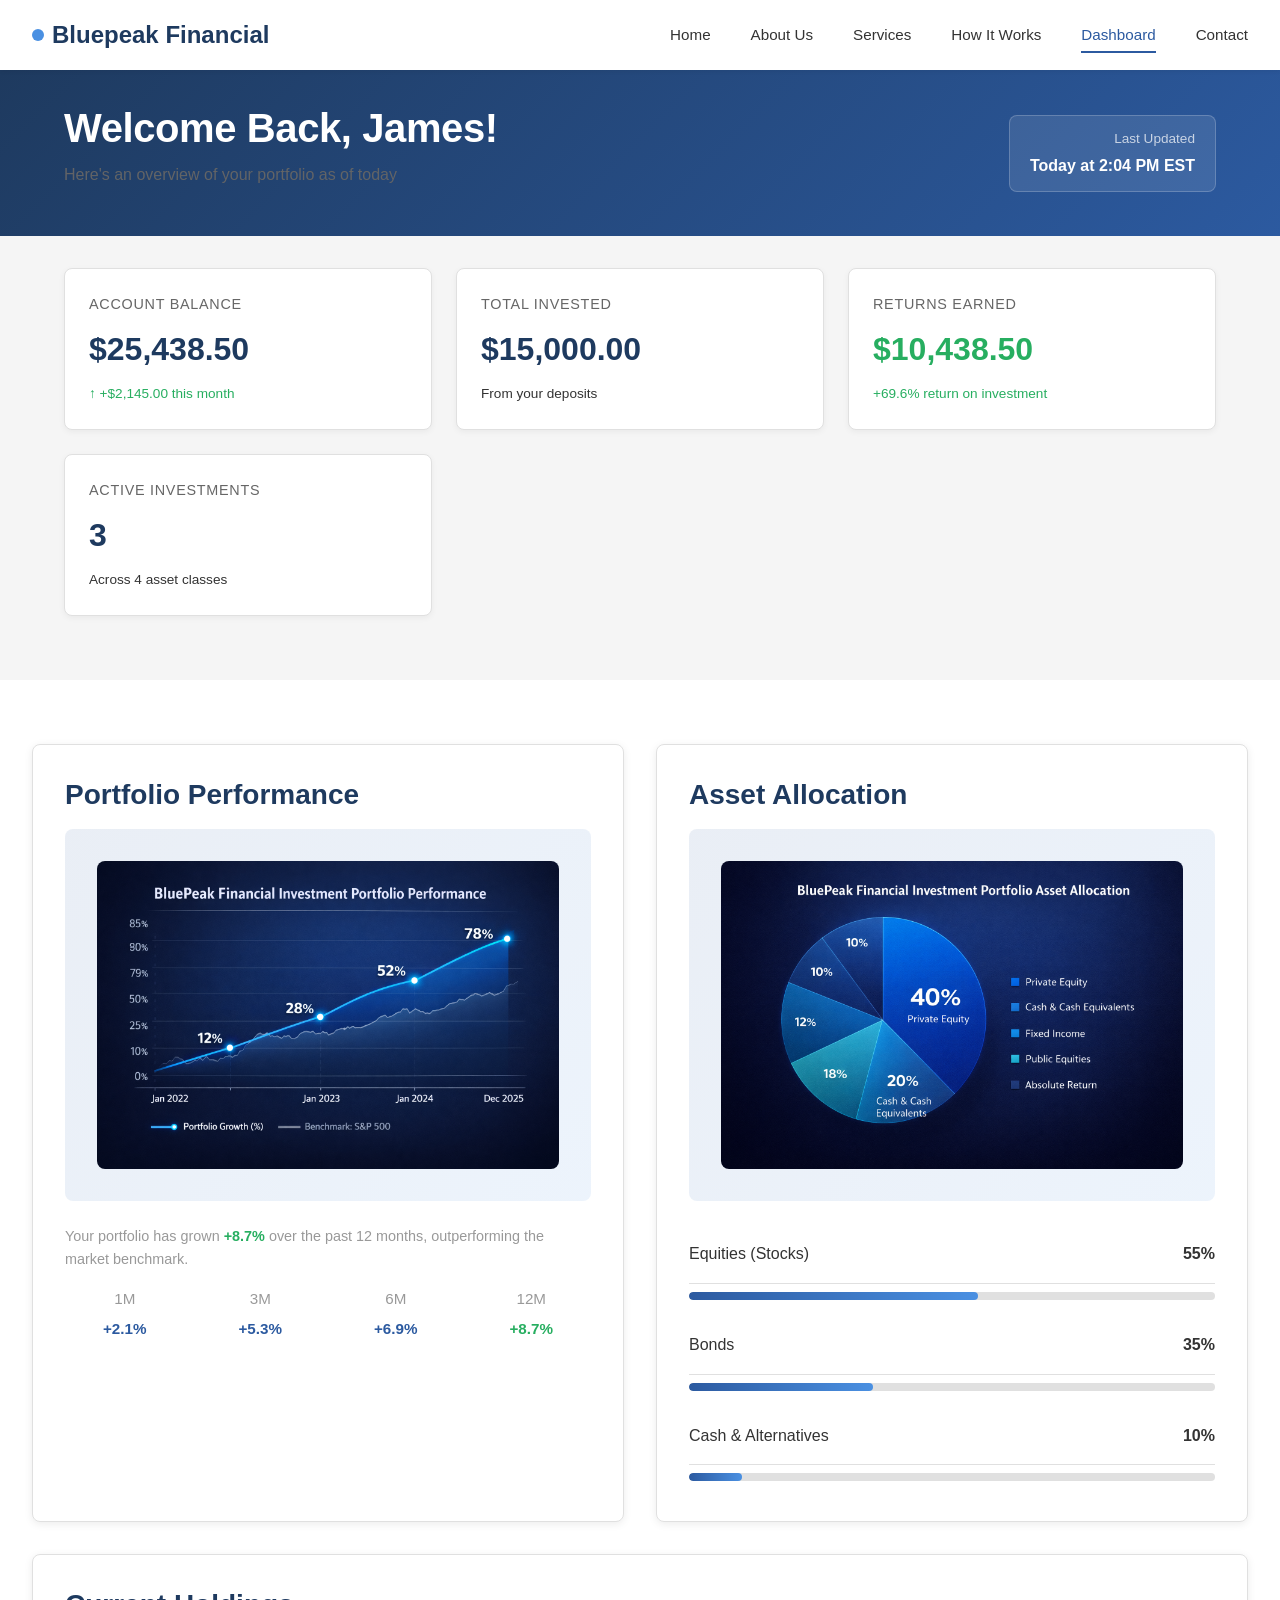
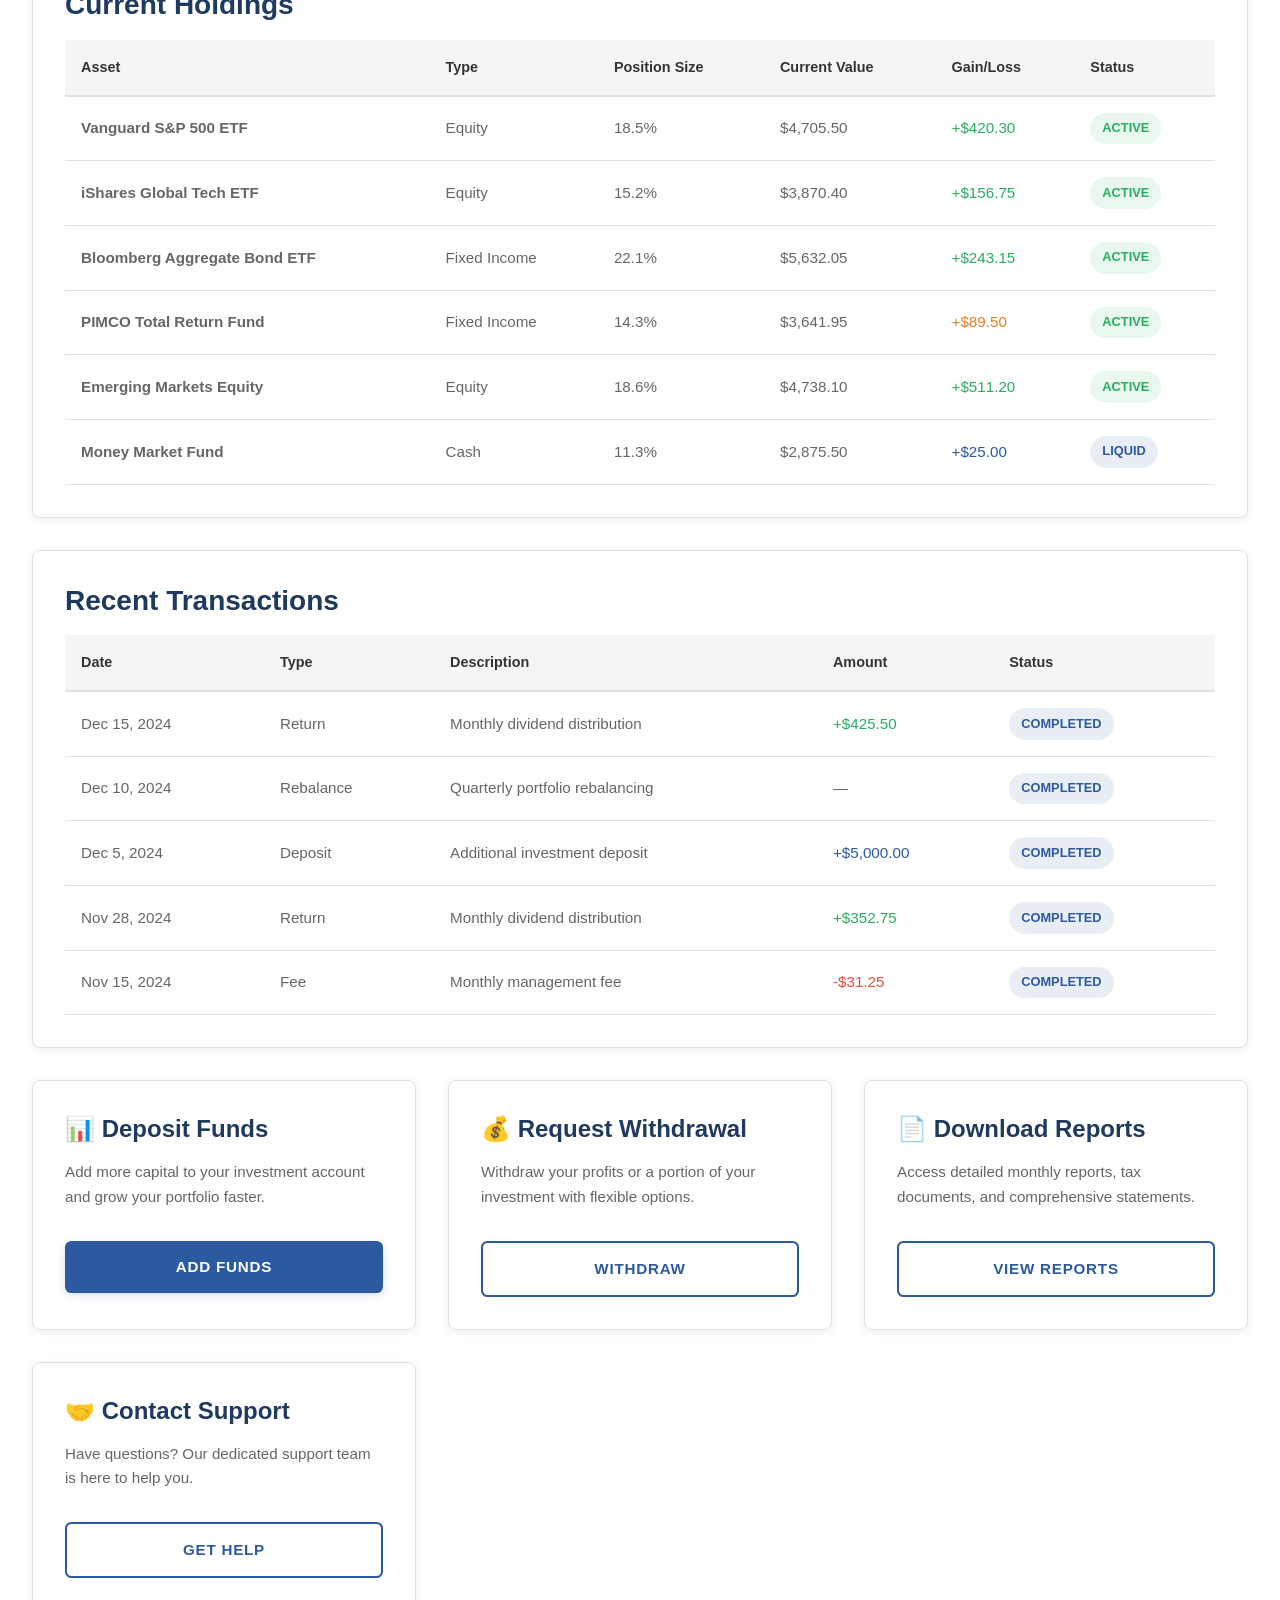
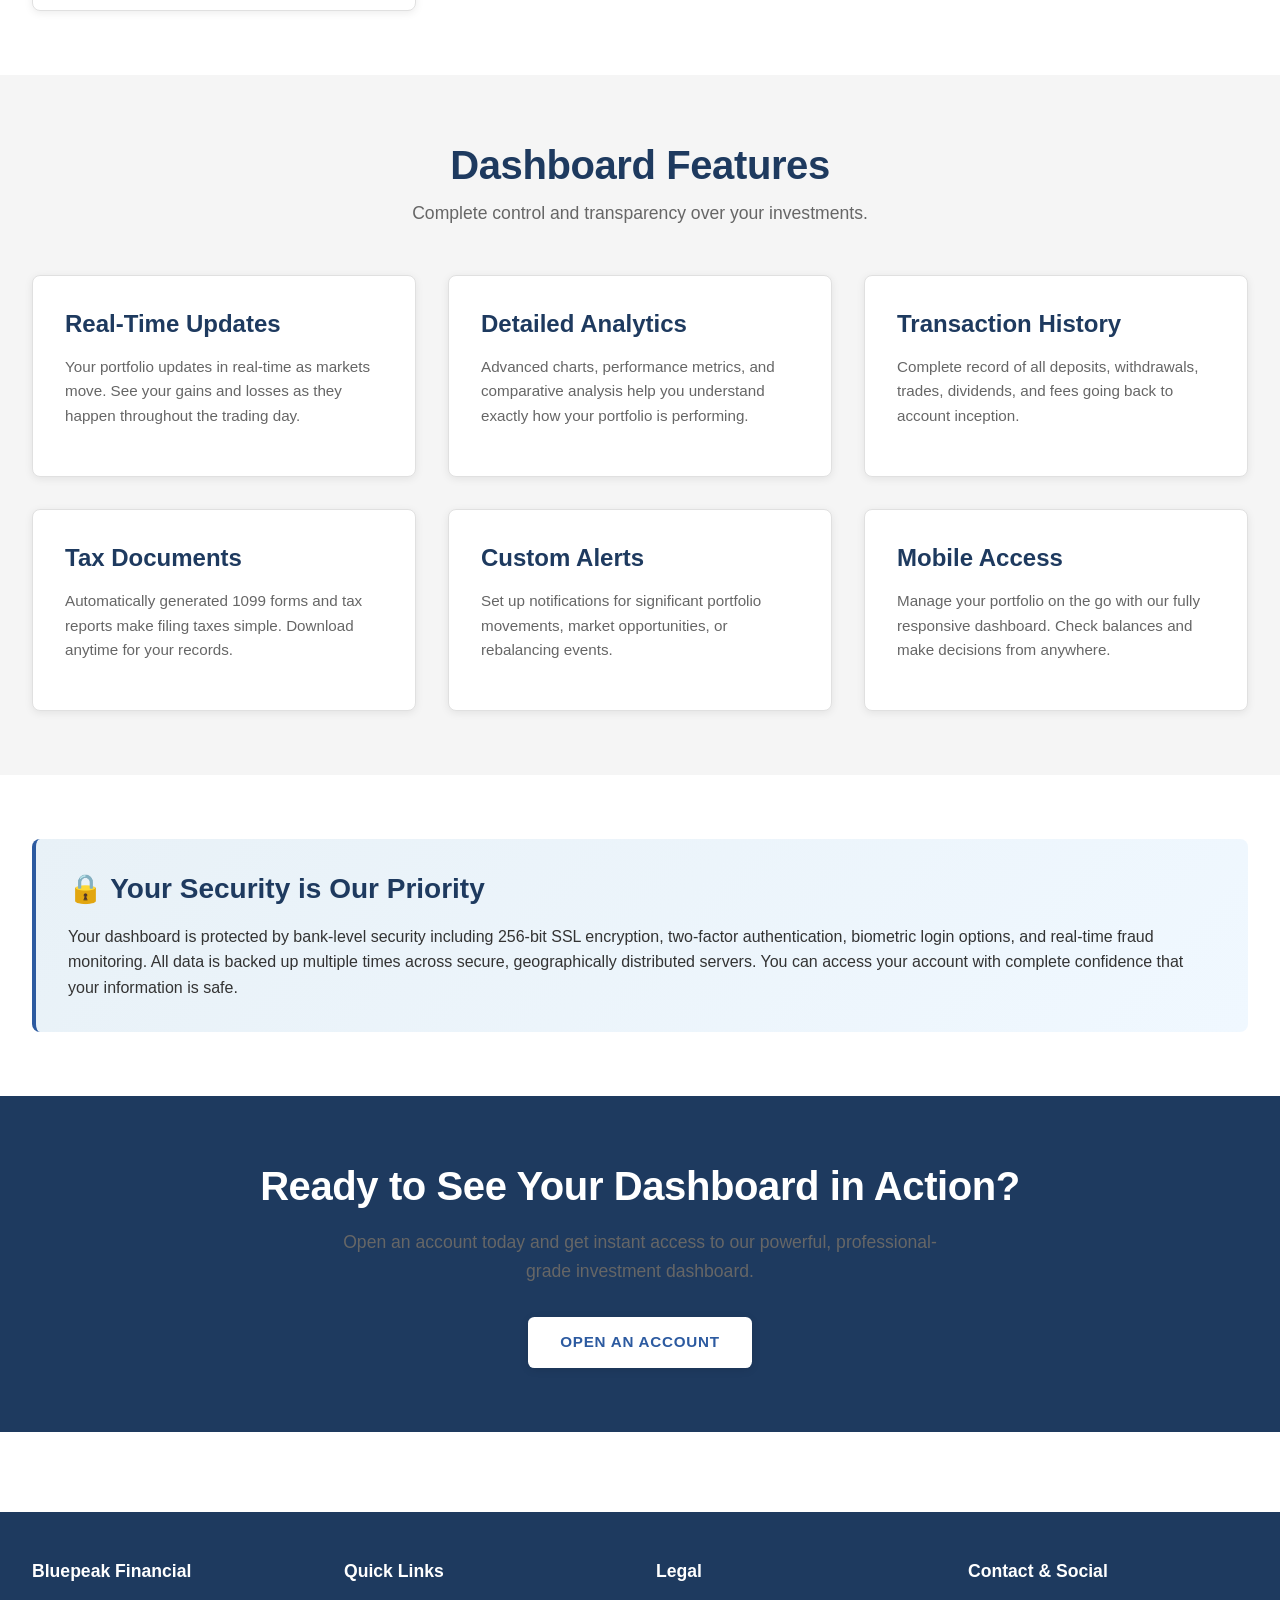
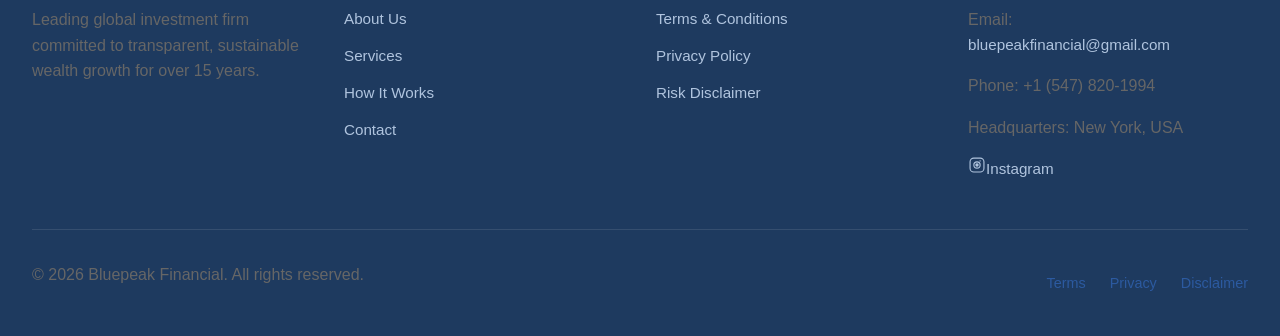
<file: dashboard.html>
<!DOCTYPE html>
<html lang="en">
<head>
  <meta charset="UTF-8">
  <meta name="viewport" content="width=device-width, initial-scale=1.0">
  <title>Dashboard - Bluepeak Financial</title>
  <meta name="description" content="Bluepeak Financial member dashboard - Track your portfolio performance and manage your investments.">
  <link rel="stylesheet" href="styles.css">
  <style>
    .chart-placeholder {
      background: linear-gradient(135deg, rgba(44, 90, 160, 0.1), rgba(74, 144, 226, 0.1));
      padding: 2rem;
      border-radius: 0.5rem;
      text-align: center;
      min-height: 250px;
      display: flex;
      align-items: center;
      justify-content: center;
      color: #999;
    }
    .portfolio-item {
      display: flex;
      justify-content: space-between;
      padding: 1rem 0;
      border-bottom: 1px solid #e0e0e0;
    }
    .portfolio-item:last-child {
      border-bottom: none;
    }
    .progress-bar {
      width: 100%;
      height: 8px;
      background-color: #e0e0e0;
      border-radius: 4px;
      margin: 0.5rem 0;
      overflow: hidden;
    }
    .progress-fill {
      height: 100%;
      background: linear-gradient(90deg, #2c5aa0, #4a90e2);
      border-radius: 4px;
    }
  </style>
</head>
<body>

<!-- Navigation -->
<nav>
  <div class="navbar">
    <div class="navbar-brand">
      Bluepeak Financial
    </div>
    <button class="mobile-toggle">☰</button>
    <ul class="nav-links">
      <li><a href="index.html">Home</a></li>
      <li><a href="about.html">About Us</a></li>
      <li><a href="services.html">Services</a></li>
      <li><a href="how-it-works.html">How It Works</a></li>
      <li><a href="dashboard.html" class="active">Dashboard</a></li>
      <li><a href="contact.html">Contact</a></li>
    </ul>
  </div>
</nav>

<!-- Dashboard Header -->
<div style="background: linear-gradient(135deg, #1e3a5f 0%, #2c5aa0 100%); color: white; padding: 2rem;">
  <div class="container">
    <div style="display: flex; justify-content: space-between; align-items: center; flex-wrap: wrap; gap: 1rem;">
      <div>
        <h2 style="color: white; margin-bottom: 0.5rem;">Welcome Back, James!</h2>
        <p style="opacity: 0.95;">Here's an overview of your portfolio as of today</p>
      </div>
      <div style="background: rgba(255,255,255,0.1); padding: 0.75rem 1.25rem; border-radius: 0.5rem; border: 1px solid rgba(255,255,255,0.2); text-align: right;">
        <p style="font-size: 0.85rem; opacity: 0.9; margin-bottom: 0.25rem; color: rgba(255,255,255,0.8);">Last Updated</p>
        <p id="last-updated-time" style="font-size: 1rem; margin: 0; font-weight: 600; color: #ffffff;">Loading...</p>
      </div>
    </div>
  </div>
</div>

<!-- Key Metrics -->
<section style="padding: 2rem; background-color: #f5f5f5;">
  <div class="container">
    <div class="dashboard-grid">
      <div class="stat-card">
        <div class="stat-label">Account Balance</div>
        <div class="stat-value">$<span id="user-balance">25,438.50</span></div>
        <div class="stat-change positive">↑ +$2,145.00 this month</div>
      </div>

      <div class="stat-card">
        <div class="stat-label">Total Invested</div>
        <div class="stat-value">$<span id="invested-amount">15,000.00</span></div>
        <div class="stat-change">From your deposits</div>
      </div>

      <div class="stat-card">
        <div class="stat-label">Returns Earned</div>
        <div class="stat-value positive" style="color: #27ae60;">$<span id="returns-earned">10,438.50</span></div>
        <div class="stat-change positive">+69.6% return on investment</div>
      </div>

      <div class="stat-card">
        <div class="stat-label">Active Investments</div>
        <div class="stat-value"><span id="active-count">3</span></div>
        <div class="stat-change">Across 4 asset classes</div>
      </div>
    </div>
  </div>
</section>

<!-- Main Content -->
<section class="section">
  <div class="container">
    <div class="grid grid-2">
      <!-- Portfolio Performance -->
      <div class="card">
        <h3>Portfolio Performance</h3>
        <div class="chart-placeholder">
          <img src="PC.png" alt="Portfolio Performance Chart (12-month view)" style="width: 100%; height: auto; border-radius: 0.5rem;">
        </div>
        <div style="margin-top: 1.5rem;">
          <p style="font-size: 0.9rem; color: #999; margin-bottom: 1rem;">
            Your portfolio has grown <strong style="color: #27ae60;">+8.7%</strong> over the past 12 months, outperforming the market benchmark.
          </p>
          <div style="display: flex; gap: 1rem; justify-content: space-around; font-size: 0.9rem;">
            <div style="text-align: center;">
              <p style="color: #999; margin-bottom: 0.3rem;">1M</p>
              <p style="color: #2c5aa0; font-weight: 700;">+2.1%</p>
            </div>
            <div style="text-align: center;">
              <p style="color: #999; margin-bottom: 0.3rem;">3M</p>
              <p style="color: #2c5aa0; font-weight: 700;">+5.3%</p>
            </div>
            <div style="text-align: center;">
              <p style="color: #999; margin-bottom: 0.3rem;">6M</p>
              <p style="color: #2c5aa0; font-weight: 700;">+6.9%</p>
            </div>
            <div style="text-align: center;">
              <p style="color: #999; margin-bottom: 0.3rem;">12M</p>
              <p style="color: #27ae60; font-weight: 700;">+8.7%</p>
            </div>
          </div>
        </div>
      </div>

      <!-- Asset Allocation -->
      <div class="card">
        <h3>Asset Allocation</h3>
        <div class="chart-placeholder">
          <img src="AA.png" alt="Asset Allocation Chart (Pie/Donut view)" style="width: 100%; height: auto; border-radius: 0.5rem;">
        </div>
        <div style="margin-top: 1.5rem;">
          <div class="portfolio-item">
            <span>Equities (Stocks)</span>
            <span style="font-weight: 700;">55%</span>
          </div>
          <div class="progress-bar">
            <div class="progress-fill" style="width: 55%;"></div>
          </div>

          <div class="portfolio-item" style="margin-top: 1rem;">
            <span>Bonds</span>
            <span style="font-weight: 700;">35%</span>
          </div>
          <div class="progress-bar">
            <div class="progress-fill" style="width: 35%;"></div>
          </div>

          <div class="portfolio-item" style="margin-top: 1rem;">
            <span>Cash & Alternatives</span>
            <span style="font-weight: 700;">10%</span>
          </div>
          <div class="progress-bar">
            <div class="progress-fill" style="width: 10%;"></div>
          </div>
        </div>
      </div>
    </div>

    <!-- Holdings -->
    <div class="card" style="margin-top: 2rem;">
      <h3>Current Holdings</h3>
      <div class="table-container">
        <table>
          <thead>
            <tr>
              <th>Asset</th>
              <th>Type</th>
              <th>Position Size</th>
              <th>Current Value</th>
              <th>Gain/Loss</th>
              <th>Status</th>
            </tr>
          </thead>
          <tbody>
            <tr>
              <td><strong>Vanguard S&P 500 ETF</strong></td>
              <td>Equity</td>
              <td>18.5%</td>
              <td>$4,705.50</td>
              <td><span style="color: #27ae60;">+$420.30</span></td>
              <td><span class="status-badge status-active">Active</span></td>
            </tr>
            <tr>
              <td><strong>iShares Global Tech ETF</strong></td>
              <td>Equity</td>
              <td>15.2%</td>
              <td>$3,870.40</td>
              <td><span style="color: #27ae60;">+$156.75</span></td>
              <td><span class="status-badge status-active">Active</span></td>
            </tr>
            <tr>
              <td><strong>Bloomberg Aggregate Bond ETF</strong></td>
              <td>Fixed Income</td>
              <td>22.1%</td>
              <td>$5,632.05</td>
              <td><span style="color: #27ae60;">+$243.15</span></td>
              <td><span class="status-badge status-active">Active</span></td>
            </tr>
            <tr>
              <td><strong>PIMCO Total Return Fund</strong></td>
              <td>Fixed Income</td>
              <td>14.3%</td>
              <td>$3,641.95</td>
              <td><span style="color: #e67e22;">+$89.50</span></td>
              <td><span class="status-badge status-active">Active</span></td>
            </tr>
            <tr>
              <td><strong>Emerging Markets Equity</strong></td>
              <td>Equity</td>
              <td>18.6%</td>
              <td>$4,738.10</td>
              <td><span style="color: #27ae60;">+$511.20</span></td>
              <td><span class="status-badge status-active">Active</span></td>
            </tr>
            <tr>
              <td><strong>Money Market Fund</strong></td>
              <td>Cash</td>
              <td>11.3%</td>
              <td>$2,875.50</td>
              <td><span style="color: #2c5aa0;">+$25.00</span></td>
              <td><span class="status-badge status-completed">Liquid</span></td>
            </tr>
          </tbody>
        </table>
      </div>
    </div>

    <!-- Recent Transactions -->
    <div class="card" style="margin-top: 2rem;">
      <h3>Recent Transactions</h3>
      <div class="table-container">
        <table>
          <thead>
            <tr>
              <th>Date</th>
              <th>Type</th>
              <th>Description</th>
              <th>Amount</th>
              <th>Status</th>
            </tr>
          </thead>
          <tbody>
            <tr>
              <td>Dec 15, 2024</td>
              <td>Return</td>
              <td>Monthly dividend distribution</td>
              <td><span style="color: #27ae60;">+$425.50</span></td>
              <td><span class="status-badge status-completed">Completed</span></td>
            </tr>
            <tr>
              <td>Dec 10, 2024</td>
              <td>Rebalance</td>
              <td>Quarterly portfolio rebalancing</td>
              <td>—</td>
              <td><span class="status-badge status-completed">Completed</span></td>
            </tr>
            <tr>
              <td>Dec 5, 2024</td>
              <td>Deposit</td>
              <td>Additional investment deposit</td>
              <td><span style="color: #2c5aa0;">+$5,000.00</span></td>
              <td><span class="status-badge status-completed">Completed</span></td>
            </tr>
            <tr>
              <td>Nov 28, 2024</td>
              <td>Return</td>
              <td>Monthly dividend distribution</td>
              <td><span style="color: #27ae60;">+$352.75</span></td>
              <td><span class="status-badge status-completed">Completed</span></td>
            </tr>
            <tr>
              <td>Nov 15, 2024</td>
              <td>Fee</td>
              <td>Monthly management fee</td>
              <td><span style="color: #e74c3c;">-$31.25</span></td>
              <td><span class="status-badge status-completed">Completed</span></td>
            </tr>
          </tbody>
        </table>
      </div>
    </div>

    <!-- Quick Actions -->
    <div class="grid grid-2" style="margin-top: 2rem;">
      <div class="card">
        <h4>📊 Deposit Funds</h4>
        <p>Add more capital to your investment account and grow your portfolio faster.</p>
        <a href="#" class="btn btn-primary" style="width: 100%; margin-top: 1rem;">Add Funds</a>
      </div>

      <div class="card">
        <h4>💰 Request Withdrawal</h4>
        <p>Withdraw your profits or a portion of your investment with flexible options.</p>
        <a href="#" class="btn btn-secondary" style="width: 100%; margin-top: 1rem;">Withdraw</a>
      </div>

      <div class="card">
        <h4>📄 Download Reports</h4>
        <p>Access detailed monthly reports, tax documents, and comprehensive statements.</p>
        <a href="#" class="btn btn-secondary" style="width: 100%; margin-top: 1rem;">View Reports</a>
      </div>

      <div class="card">
        <h4>🤝 Contact Support</h4>
        <p>Have questions? Our dedicated support team is here to help you.</p>
        <a href="contact.html" class="btn btn-secondary" style="width: 100%; margin-top: 1rem;">Get Help</a>
      </div>
    </div>
  </div>
</section>

<!-- Dashboard Features -->
<section class="section section-light">
  <div class="container">
    <div class="section-title">
      <h2>Dashboard Features</h2>
      <p>Complete control and transparency over your investments.</p>
    </div>

    <div class="grid grid-3">
      <div class="card">
        <h4>Real-Time Updates</h4>
        <p>Your portfolio updates in real-time as markets move. See your gains and losses as they happen throughout the trading day.</p>
      </div>

      <div class="card">
        <h4>Detailed Analytics</h4>
        <p>Advanced charts, performance metrics, and comparative analysis help you understand exactly how your portfolio is performing.</p>
      </div>

      <div class="card">
        <h4>Transaction History</h4>
        <p>Complete record of all deposits, withdrawals, trades, dividends, and fees going back to account inception.</p>
      </div>

      <div class="card">
        <h4>Tax Documents</h4>
        <p>Automatically generated 1099 forms and tax reports make filing taxes simple. Download anytime for your records.</p>
      </div>

      <div class="card">
        <h4>Custom Alerts</h4>
        <p>Set up notifications for significant portfolio movements, market opportunities, or rebalancing events.</p>
      </div>

      <div class="card">
        <h4>Mobile Access</h4>
        <p>Manage your portfolio on the go with our fully responsive dashboard. Check balances and make decisions from anywhere.</p>
      </div>
    </div>
  </div>
</section>

<!-- Security Notice -->
<section class="section">
  <div class="container">
    <div style="background: linear-gradient(135deg, #e8f1f7, #f0f8ff); padding: 2rem; border-radius: 0.5rem; border-left: 4px solid #2c5aa0;">
      <h3 style="color: #1e3a5f; margin-bottom: 1rem;">🔒 Your Security is Our Priority</h3>
      <p style="color: #333; margin-bottom: 0;">
        Your dashboard is protected by bank-level security including 256-bit SSL encryption, two-factor authentication, biometric login options, and real-time fraud monitoring. All data is backed up multiple times across secure, geographically distributed servers. You can access your account with complete confidence that your information is safe.
      </p>
    </div>
  </div>
</section>

<!-- CTA -->
<section class="section section-dark">
  <div class="container text-center">
    <h2>Ready to See Your Dashboard in Action?</h2>
    <p style="font-size: 1.1rem; margin-bottom: 2rem; max-width: 600px; margin-left: auto; margin-right: auto;">
      Open an account today and get instant access to our powerful, professional-grade investment dashboard.
    </p>
    <a href="contact.html" class="btn btn-white">Open an Account</a>
  </div>
</section>

<!-- Footer -->
<footer>
  <div class="footer-content">
    <div class="footer-section">
      <h4>Bluepeak Financial</h4>
      <p>Leading global investment firm committed to transparent, sustainable wealth growth for over 15 years.</p>
    </div>

    <div class="footer-section">
      <h4>Quick Links</h4>
      <a href="about.html">About Us</a>
      <a href="services.html">Services</a>
      <a href="how-it-works.html">How It Works</a>
      <a href="contact.html">Contact</a>
    </div>

    <div class="footer-section">
      <h4>Legal</h4>
      <a href="terms.html">Terms & Conditions</a>
      <a href="privacy.html">Privacy Policy</a>
      <a href="disclaimer.html">Risk Disclaimer</a>
    </div>

    <div class="footer-section">
      <h4>Contact & Social</h4>
      <p>Email: <a href="mailto:bluepeakfinancial@gmail.com" style="color: #b0c4de;">bluepeakfinancial@gmail.com</a></p>
      <p>Phone: +1 (547) 820-1994</p>
      <p>Headquarters: New York, USA</p>
      <p style="margin-top: 1rem;"><a class="social-link" href="https://www.instagram.com/hr_bluepeak_financial?igsh=dHZtcnczdm5lZWN0" target="_blank" rel="noopener noreferrer"><svg class="social-icon" viewBox="0 0 24 24" xmlns="http://www.w3.org/2000/svg" aria-hidden="true"><path d="M7.75 2h8.5A5.75 5.75 0 0 1 22 7.75v8.5A5.75 5.75 0 0 1 16.25 22h-8.5A5.75 5.75 0 0 1 2 16.25v-8.5A5.75 5.75 0 0 1 7.75 2Zm0 1.5A4.25 4.25 0 0 0 3.5 7.75v8.5A4.25 4.25 0 0 0 7.75 20.5h8.5A4.25 4.25 0 0 0 20.5 16.25v-8.5A4.25 4.25 0 0 0 16.25 3.5h-8.5Zm8.365 2.15a.9.90 0 1 1 0 1.8.90.90 0 0 1 0-1.8ZM12 7.05a4.95 4.95 0 1 1 0 9.9 4.95 4.95 0 0 1 0-9.9Zm0 1.5a3.45 3.45 0 1 0 0 6.9 3.45 3.45 0 0 0 0-6.9Zm0 1.2a2.25 2.25 0 1 1 0 4.5 2.25 2.25 0 0 1 0-4.5Z"/></svg>Instagram</a></p>
    </div>
  </div>

  <div class="footer-bottom">
    <p>&copy; <span class="current-year">2024</span> Bluepeak Financial. All rights reserved.</p>
    <div class="footer-links">
      <a href="terms.html">Terms</a>
      <a href="privacy.html">Privacy</a>
      <a href="disclaimer.html">Disclaimer</a>
    </div>
  </div>
</footer>

<script src="script.js"></script>
<script>
  function updateLastUpdatedTime() {
    const now = new Date();
    const options = { 
      timeZone: 'America/New_York', 
      hour12: true, 
      hour: 'numeric', 
      minute: '2-digit' 
    };
    const timeString = now.toLocaleString('en-US', options);
    document.getElementById('last-updated-time').textContent = 'Today at ' + timeString + ' EST';
  }

  // Update on page load
  updateLastUpdatedTime();

  // Update every minute
  setInterval(updateLastUpdatedTime, 60000);
</script>
</body>
</html>
</file>
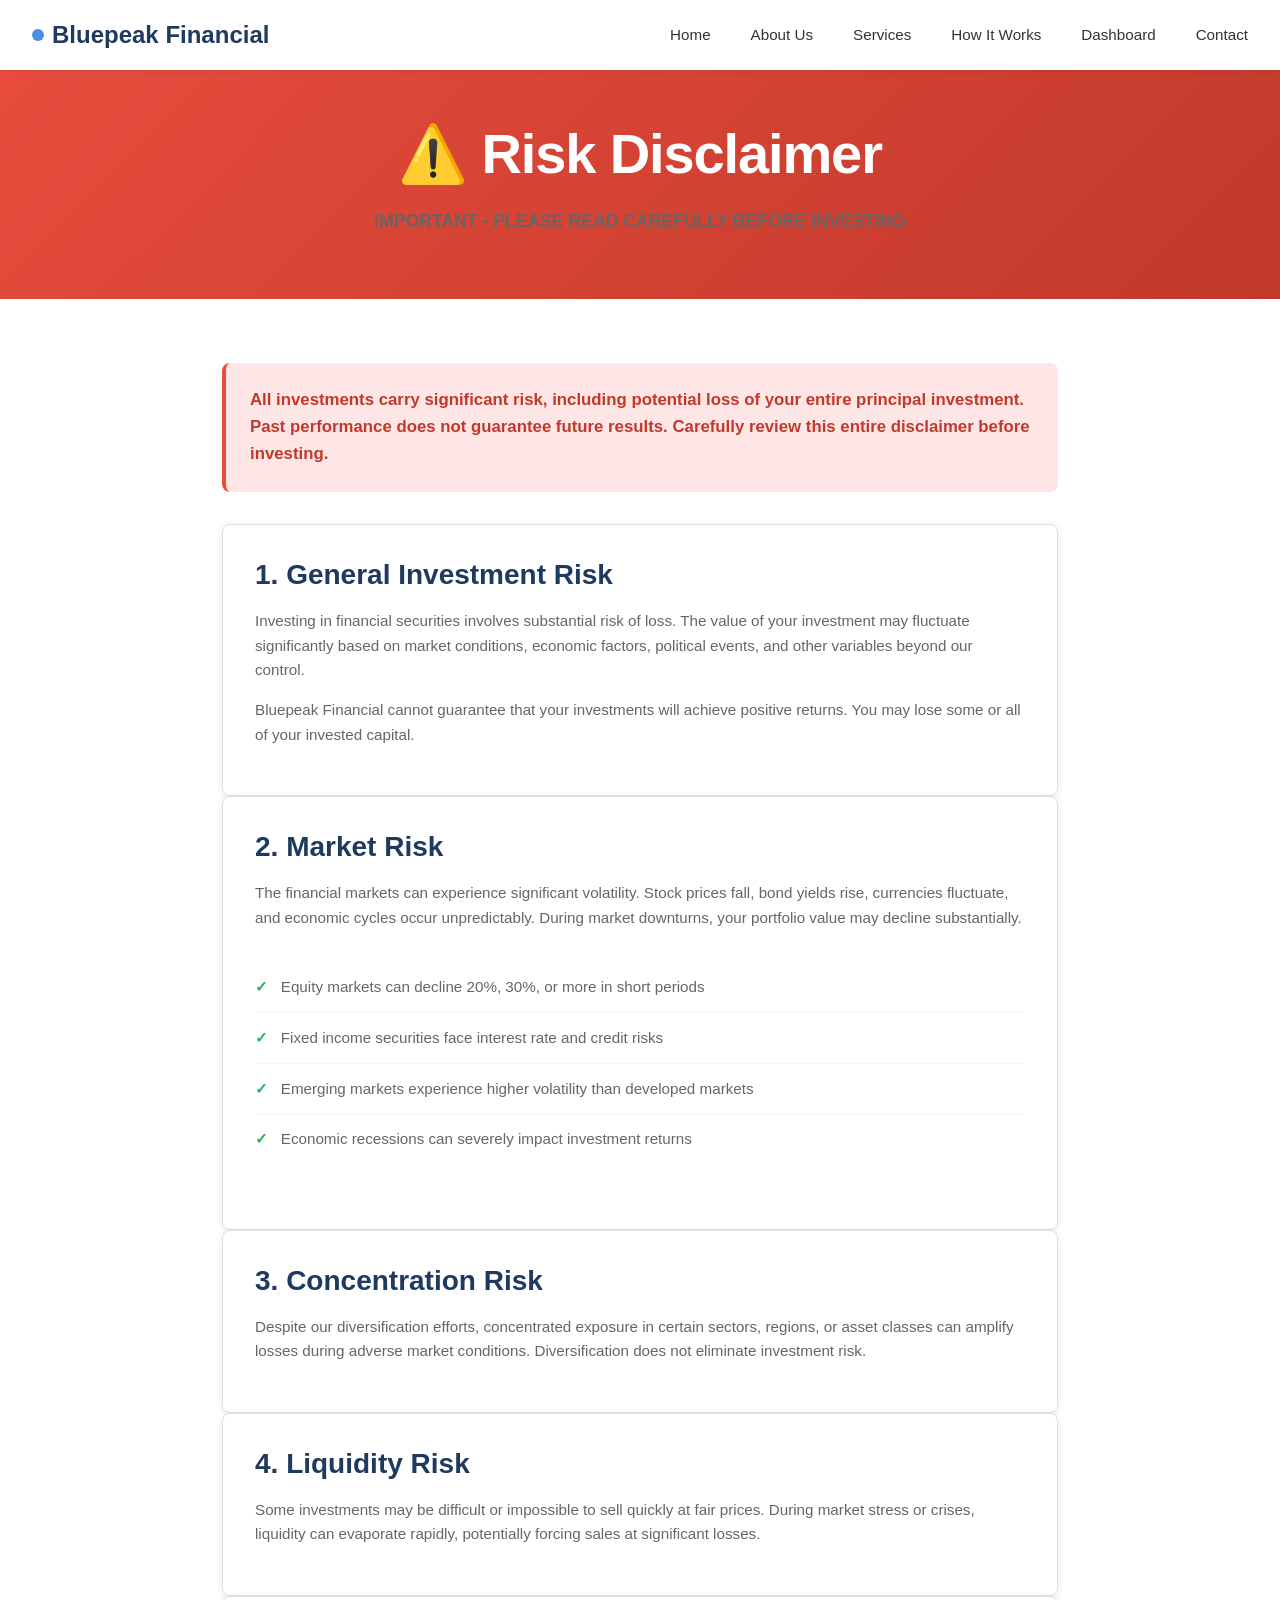
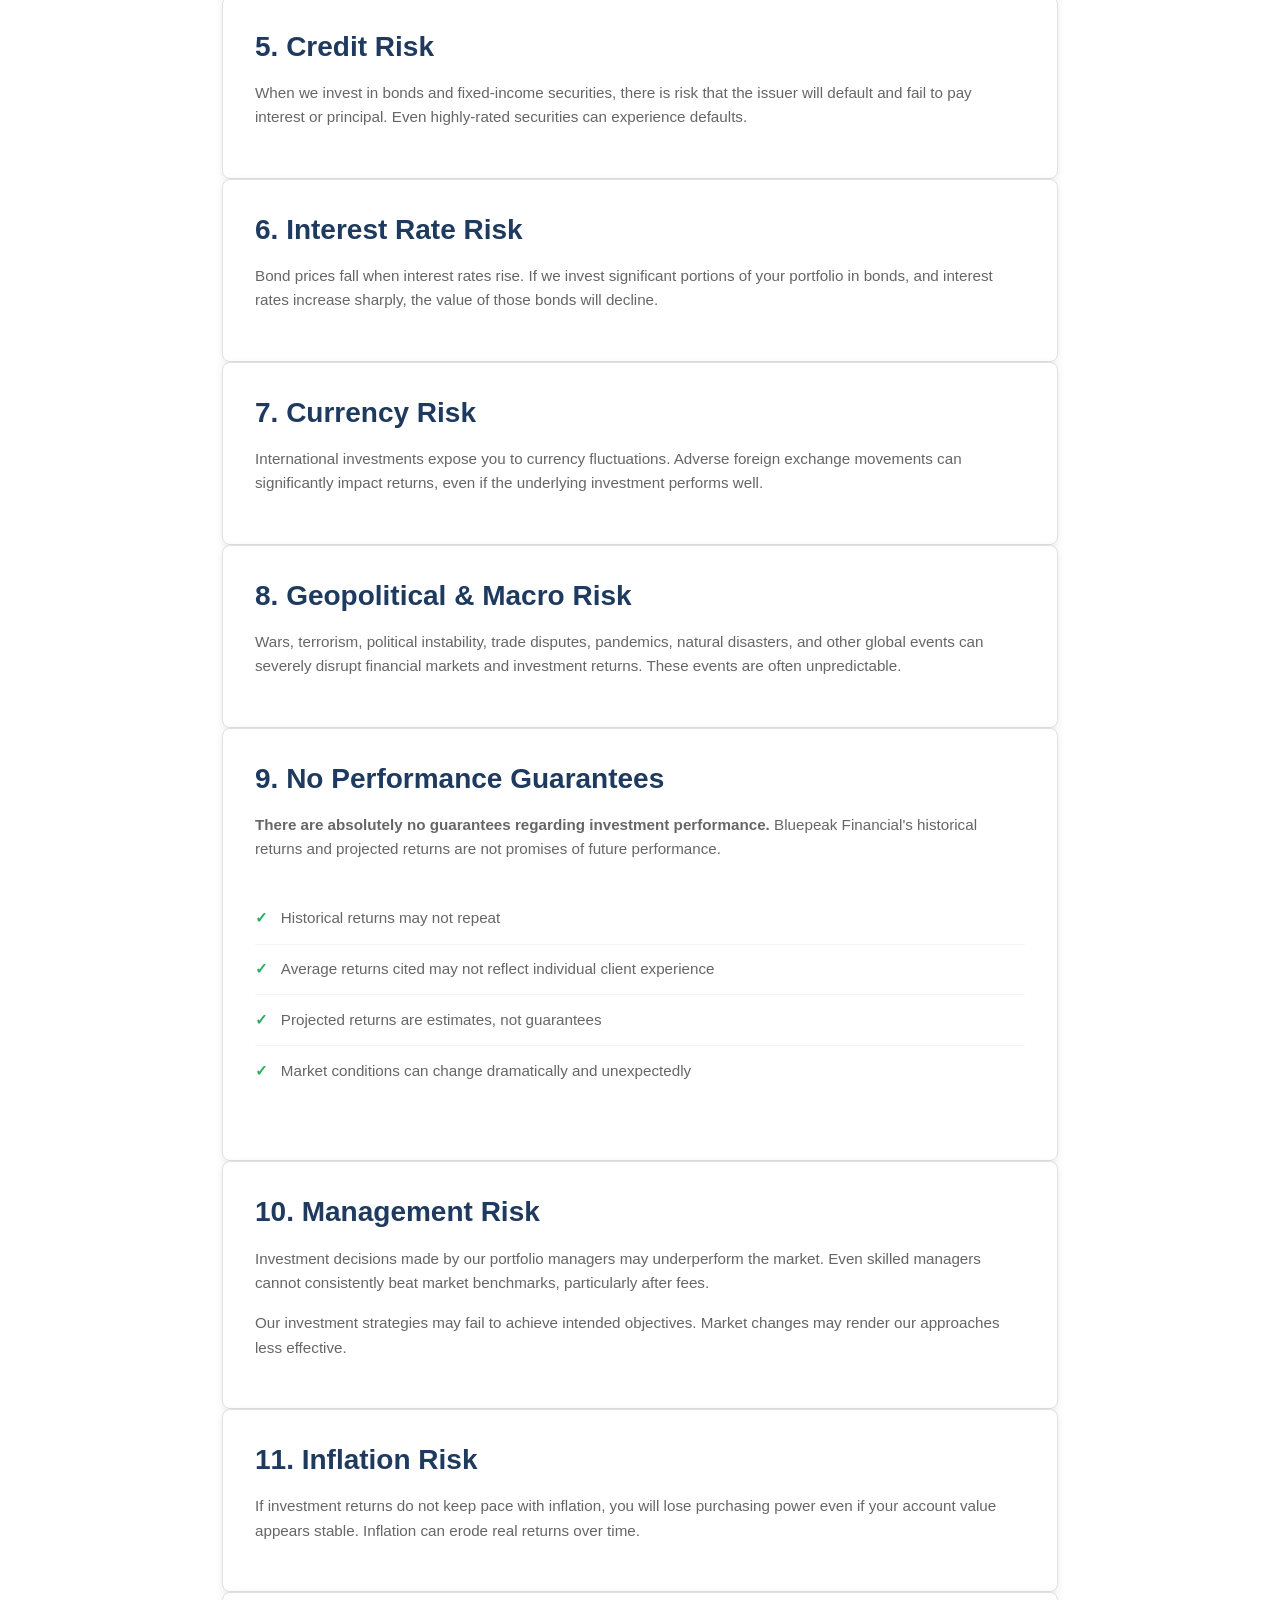
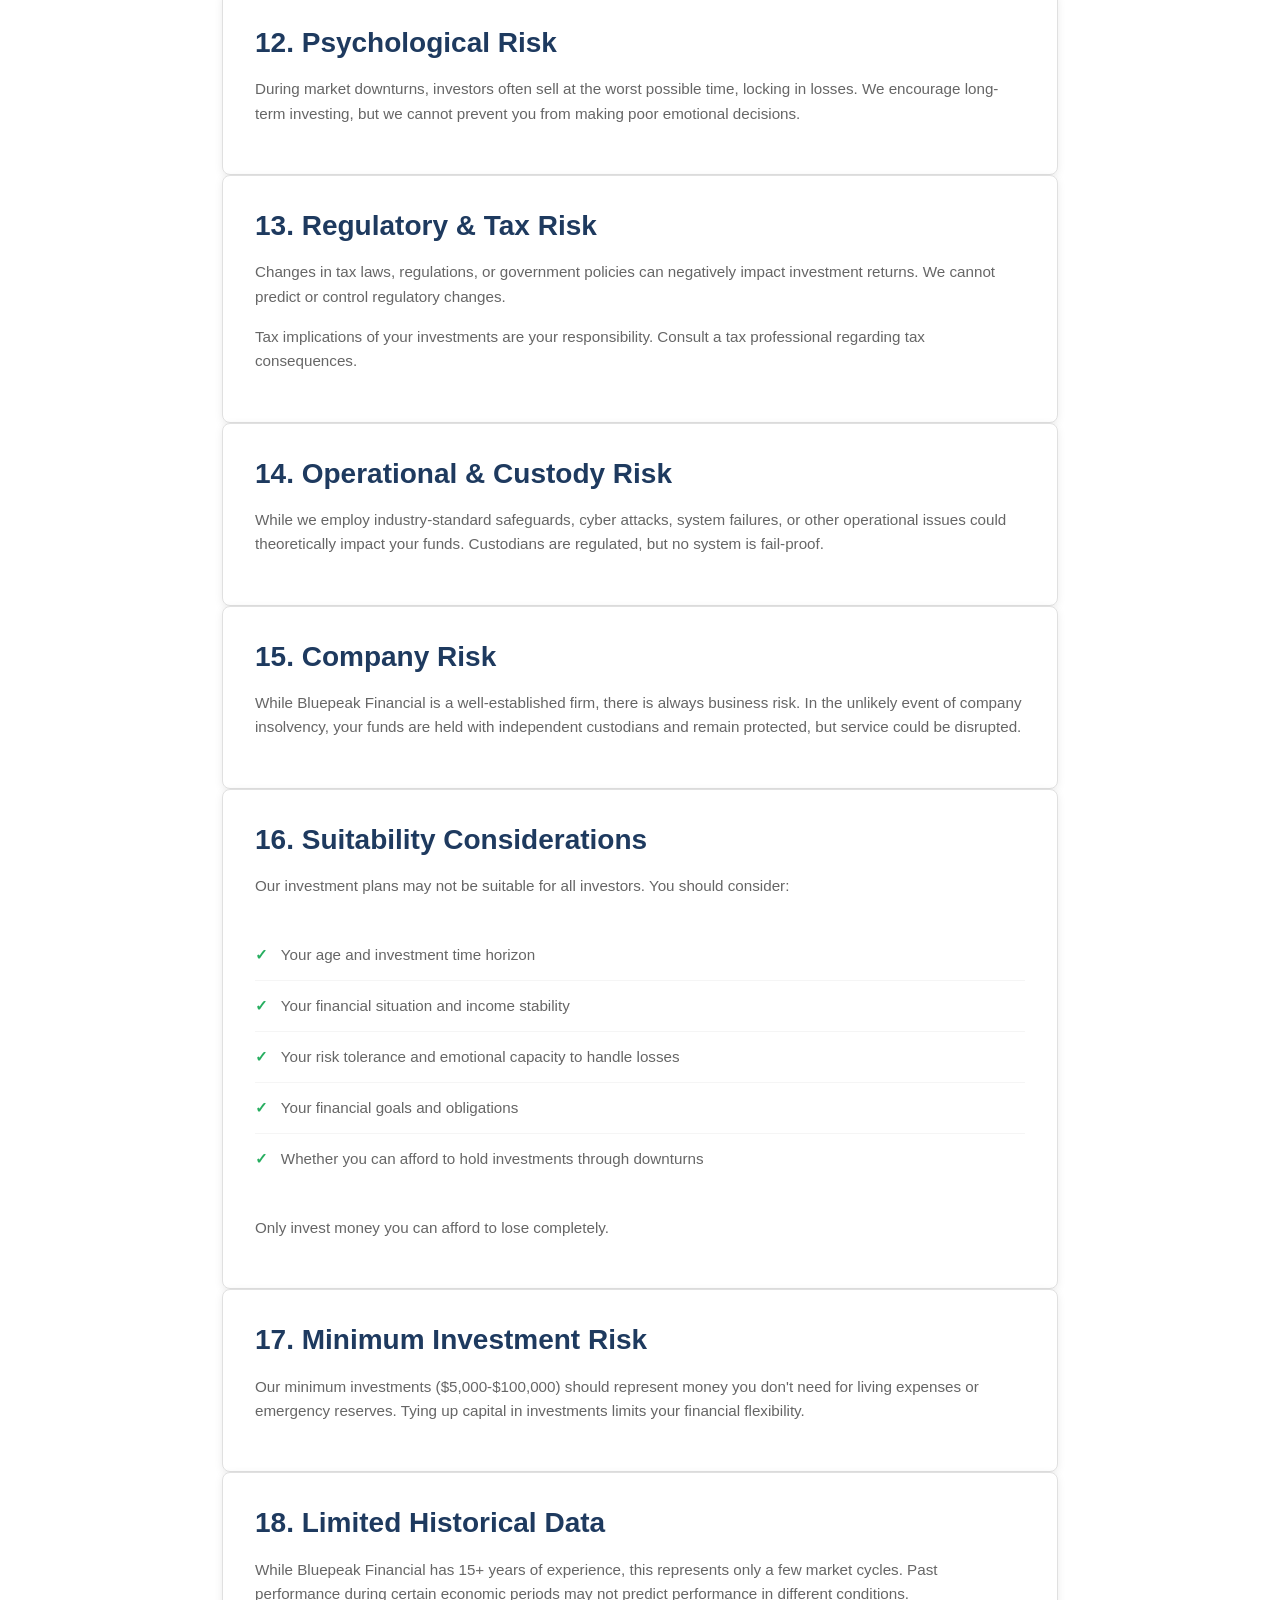
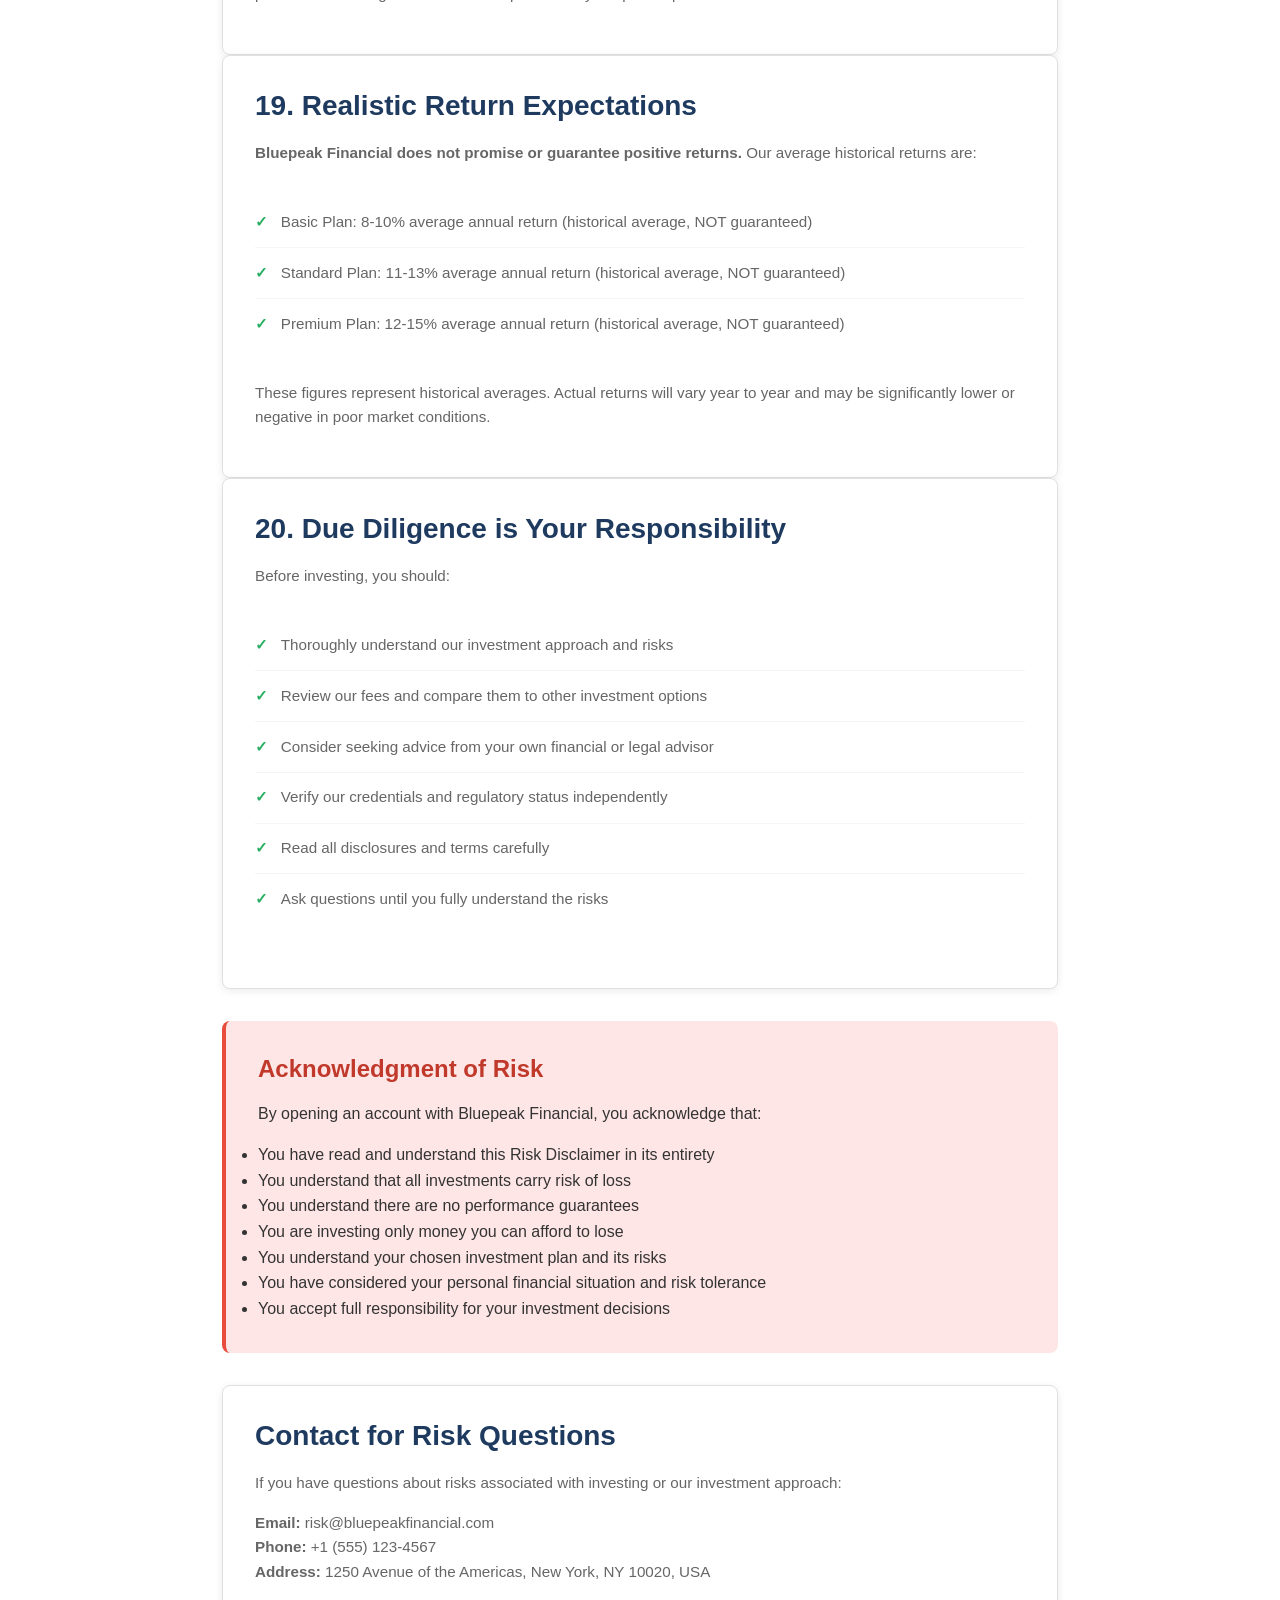
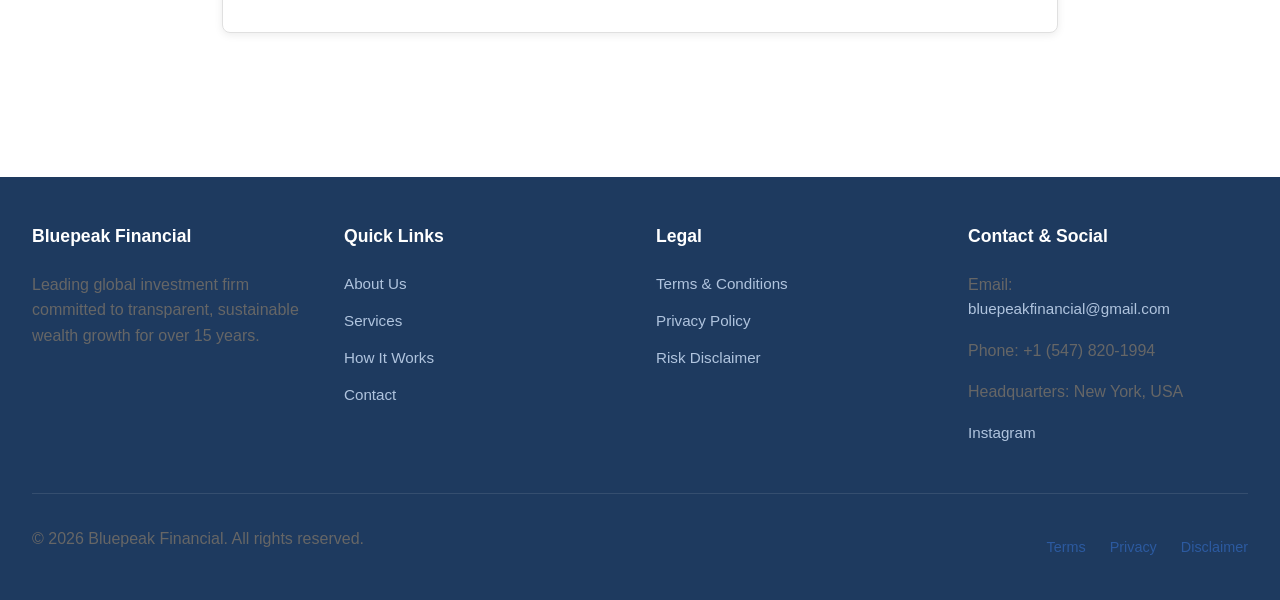
<file: disclaimer.html>
<!DOCTYPE html>
<html lang="en">
<head>
  <meta charset="UTF-8">
  <meta name="viewport" content="width=device-width, initial-scale=1.0">
  <title>Risk Disclaimer - Bluepeak Financial</title>
  <link rel="stylesheet" href="styles.css">
</head>
<body>

<!-- Navigation -->
<nav>
  <div class="navbar">
    <div class="navbar-brand">
      Bluepeak Financial
    </div>
    <button class="mobile-toggle">☰</button>
    <ul class="nav-links">
      <li><a href="index.html">Home</a></li>
      <li><a href="about.html">About Us</a></li>
      <li><a href="services.html">Services</a></li>
      <li><a href="how-it-works.html">How It Works</a></li>
      <li><a href="dashboard.html">Dashboard</a></li>
      <li><a href="contact.html">Contact</a></li>
    </ul>
  </div>
</nav>

<!-- Page Header -->
<section style="background: linear-gradient(135deg, #e74c3c 0%, #c0392b 100%); color: white; padding: 3rem 2rem; text-align: center;">
  <div class="container">
    <h1 style="color: white; margin-bottom: 1rem;">⚠️ Risk Disclaimer</h1>
    <p style="opacity: 0.95; font-size: 1.1rem;"><strong>IMPORTANT - PLEASE READ CAREFULLY BEFORE INVESTING</strong></p>
  </div>
</section>

<!-- Content -->
<section class="section">
  <div class="container" style="max-width: 900px;">
    <div style="background: #ffe6e6; padding: 1.5rem; border-radius: 0.5rem; border-left: 4px solid #e74c3c; margin-bottom: 2rem;">
      <p style="color: #c0392b; margin: 0; font-size: 1.05rem;">
        <strong>All investments carry significant risk, including potential loss of your entire principal investment. Past performance does not guarantee future results. Carefully review this entire disclaimer before investing.</strong>
      </p>
    </div>

    <div class="card">
      <h3>1. General Investment Risk</h3>
      <p>
        Investing in financial securities involves substantial risk of loss. The value of your investment may fluctuate significantly based on market conditions, economic factors, political events, and other variables beyond our control.
      </p>
      <p style="margin-top: 1rem;">
        Bluepeak Financial cannot guarantee that your investments will achieve positive returns. You may lose some or all of your invested capital.
      </p>
    </div>

    <div class="card">
      <h3>2. Market Risk</h3>
      <p>
        The financial markets can experience significant volatility. Stock prices fall, bond yields rise, currencies fluctuate, and economic cycles occur unpredictably. During market downturns, your portfolio value may decline substantially.
      </p>
      <ul class="plan-features" style="background: none;">
        <li>Equity markets can decline 20%, 30%, or more in short periods</li>
        <li>Fixed income securities face interest rate and credit risks</li>
        <li>Emerging markets experience higher volatility than developed markets</li>
        <li>Economic recessions can severely impact investment returns</li>
      </ul>
    </div>

    <div class="card">
      <h3>3. Concentration Risk</h3>
      <p>
        Despite our diversification efforts, concentrated exposure in certain sectors, regions, or asset classes can amplify losses during adverse market conditions. Diversification does not eliminate investment risk.
      </p>
    </div>

    <div class="card">
      <h3>4. Liquidity Risk</h3>
      <p>
        Some investments may be difficult or impossible to sell quickly at fair prices. During market stress or crises, liquidity can evaporate rapidly, potentially forcing sales at significant losses.
      </p>
    </div>

    <div class="card">
      <h3>5. Credit Risk</h3>
      <p>
        When we invest in bonds and fixed-income securities, there is risk that the issuer will default and fail to pay interest or principal. Even highly-rated securities can experience defaults.
      </p>
    </div>

    <div class="card">
      <h3>6. Interest Rate Risk</h3>
      <p>
        Bond prices fall when interest rates rise. If we invest significant portions of your portfolio in bonds, and interest rates increase sharply, the value of those bonds will decline.
      </p>
    </div>

    <div class="card">
      <h3>7. Currency Risk</h3>
      <p>
        International investments expose you to currency fluctuations. Adverse foreign exchange movements can significantly impact returns, even if the underlying investment performs well.
      </p>
    </div>

    <div class="card">
      <h3>8. Geopolitical & Macro Risk</h3>
      <p>
        Wars, terrorism, political instability, trade disputes, pandemics, natural disasters, and other global events can severely disrupt financial markets and investment returns. These events are often unpredictable.
      </p>
    </div>

    <div class="card">
      <h3>9. No Performance Guarantees</h3>
      <p>
        <strong>There are absolutely no guarantees regarding investment performance.</strong> Bluepeak Financial's historical returns and projected returns are not promises of future performance.
      </p>
      <ul class="plan-features" style="background: none;">
        <li>Historical returns may not repeat</li>
        <li>Average returns cited may not reflect individual client experience</li>
        <li>Projected returns are estimates, not guarantees</li>
        <li>Market conditions can change dramatically and unexpectedly</li>
      </ul>
    </div>

    <div class="card">
      <h3>10. Management Risk</h3>
      <p>
        Investment decisions made by our portfolio managers may underperform the market. Even skilled managers cannot consistently beat market benchmarks, particularly after fees.
      </p>
      <p style="margin-top: 1rem;">
        Our investment strategies may fail to achieve intended objectives. Market changes may render our approaches less effective.
      </p>
    </div>

    <div class="card">
      <h3>11. Inflation Risk</h3>
      <p>
        If investment returns do not keep pace with inflation, you will lose purchasing power even if your account value appears stable. Inflation can erode real returns over time.
      </p>
    </div>

    <div class="card">
      <h3>12. Psychological Risk</h3>
      <p>
        During market downturns, investors often sell at the worst possible time, locking in losses. We encourage long-term investing, but we cannot prevent you from making poor emotional decisions.
      </p>
    </div>

    <div class="card">
      <h3>13. Regulatory & Tax Risk</h3>
      <p>
        Changes in tax laws, regulations, or government policies can negatively impact investment returns. We cannot predict or control regulatory changes.
      </p>
      <p style="margin-top: 1rem;">
        Tax implications of your investments are your responsibility. Consult a tax professional regarding tax consequences.
      </p>
    </div>

    <div class="card">
      <h3>14. Operational & Custody Risk</h3>
      <p>
        While we employ industry-standard safeguards, cyber attacks, system failures, or other operational issues could theoretically impact your funds. Custodians are regulated, but no system is fail-proof.
      </p>
    </div>

    <div class="card">
      <h3>15. Company Risk</h3>
      <p>
        While Bluepeak Financial is a well-established firm, there is always business risk. In the unlikely event of company insolvency, your funds are held with independent custodians and remain protected, but service could be disrupted.
      </p>
    </div>

    <div class="card">
      <h3>16. Suitability Considerations</h3>
      <p>
        Our investment plans may not be suitable for all investors. You should consider:
      </p>
      <ul class="plan-features" style="background: none;">
        <li>Your age and investment time horizon</li>
        <li>Your financial situation and income stability</li>
        <li>Your risk tolerance and emotional capacity to handle losses</li>
        <li>Your financial goals and obligations</li>
        <li>Whether you can afford to hold investments through downturns</li>
      </ul>
      <p style="margin-top: 1rem;">
        Only invest money you can afford to lose completely.
      </p>
    </div>

    <div class="card">
      <h3>17. Minimum Investment Risk</h3>
      <p>
        Our minimum investments ($5,000-$100,000) should represent money you don't need for living expenses or emergency reserves. Tying up capital in investments limits your financial flexibility.
      </p>
    </div>

    <div class="card">
      <h3>18. Limited Historical Data</h3>
      <p>
        While Bluepeak Financial has 15+ years of experience, this represents only a few market cycles. Past performance during certain economic periods may not predict performance in different conditions.
      </p>
    </div>

    <div class="card">
      <h3>19. Realistic Return Expectations</h3>
      <p>
        <strong>Bluepeak Financial does not promise or guarantee positive returns.</strong> Our average historical returns are:
      </p>
      <ul class="plan-features" style="background: none;">
        <li>Basic Plan: 8-10% average annual return (historical average, NOT guaranteed)</li>
        <li>Standard Plan: 11-13% average annual return (historical average, NOT guaranteed)</li>
        <li>Premium Plan: 12-15% average annual return (historical average, NOT guaranteed)</li>
      </ul>
      <p style="margin-top: 1rem;">
        These figures represent historical averages. Actual returns will vary year to year and may be significantly lower or negative in poor market conditions.
      </p>
    </div>

    <div class="card">
      <h3>20. Due Diligence is Your Responsibility</h3>
      <p>
        Before investing, you should:
      </p>
      <ul class="plan-features" style="background: none;">
        <li>Thoroughly understand our investment approach and risks</li>
        <li>Review our fees and compare them to other investment options</li>
        <li>Consider seeking advice from your own financial or legal advisor</li>
        <li>Verify our credentials and regulatory status independently</li>
        <li>Read all disclosures and terms carefully</li>
        <li>Ask questions until you fully understand the risks</li>
      </ul>
    </div>

    <div style="background: #ffe6e6; padding: 2rem; border-radius: 0.5rem; border-left: 4px solid #e74c3c; margin-top: 2rem;">
      <h4 style="color: #c0392b; margin-top: 0;">Acknowledgment of Risk</h4>
      <p style="color: #333;">
        By opening an account with Bluepeak Financial, you acknowledge that:
      </p>
      <ul style="color: #333;">
        <li>You have read and understand this Risk Disclaimer in its entirety</li>
        <li>You understand that all investments carry risk of loss</li>
        <li>You understand there are no performance guarantees</li>
        <li>You are investing only money you can afford to lose</li>
        <li>You understand your chosen investment plan and its risks</li>
        <li>You have considered your personal financial situation and risk tolerance</li>
        <li>You accept full responsibility for your investment decisions</li>
      </ul>
    </div>

    <div class="card" style="margin-top: 2rem;">
      <h3>Contact for Risk Questions</h3>
      <p>
        If you have questions about risks associated with investing or our investment approach:
      </p>
      <p style="margin-top: 1rem;">
        <strong>Email:</strong> risk@bluepeakfinancial.com<br>
        <strong>Phone:</strong> +1 (555) 123-4567<br>
        <strong>Address:</strong> 1250 Avenue of the Americas, New York, NY 10020, USA
      </p>
    </div>
  </div>
</section>

<!-- Footer -->
<footer>
  <div class="footer-content">
    <div class="footer-section">
      <h4>Bluepeak Financial</h4>
      <p>Leading global investment firm committed to transparent, sustainable wealth growth for over 15 years.</p>
    </div>

    <div class="footer-section">
      <h4>Quick Links</h4>
      <a href="about.html">About Us</a>
      <a href="services.html">Services</a>
      <a href="how-it-works.html">How It Works</a>
      <a href="contact.html">Contact</a>
    </div>

    <div class="footer-section">
      <h4>Legal</h4>
      <a href="terms.html">Terms & Conditions</a>
      <a href="privacy.html">Privacy Policy</a>
      <a href="disclaimer.html">Risk Disclaimer</a>
    </div>

    <div class="footer-section">
      <h4>Contact & Social</h4>
      <p>Email: <a href="mailto:bluepeakfinancial@gmail.com" style="color: #b0c4de;">bluepeakfinancial@gmail.com</a></p>
      <p>Phone: +1 (547) 820-1994</p>
      <p>Headquarters: New York, USA</p>
      <p style="margin-top: 1rem;"><a href="https://www.instagram.com/hr_bluepeak_financial?igsh=dHZtcnczdm5lZWN0" target="_blank" style="color: #b0c4de;">Instagram</a></p>
    </div>
  </div>

  <div class="footer-bottom">
    <p>&copy; <span class="current-year">2024</span> Bluepeak Financial. All rights reserved.</p>
    <div class="footer-links">
      <a href="terms.html">Terms</a>
      <a href="privacy.html">Privacy</a>
      <a href="disclaimer.html">Disclaimer</a>
    </div>
  </div>
</footer>

<script src="script.js"></script>
</body>
</html>
</file>
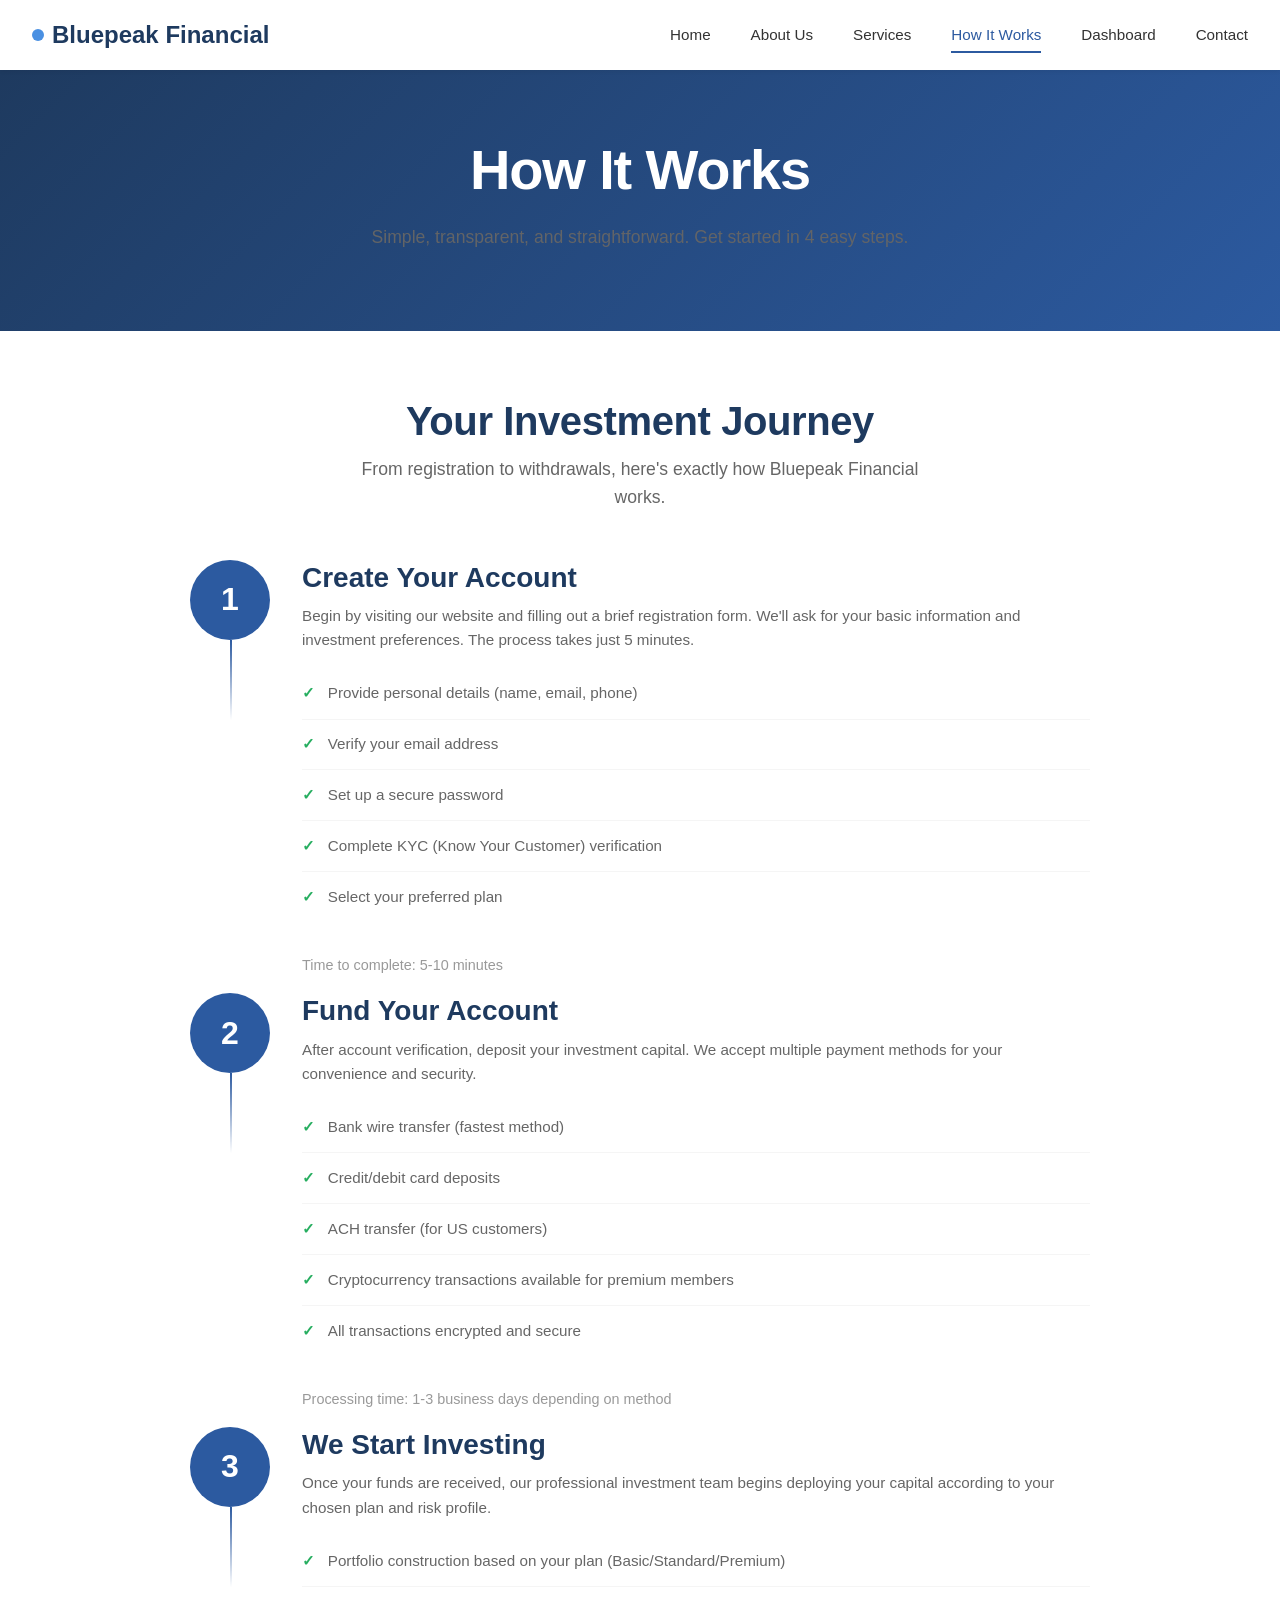
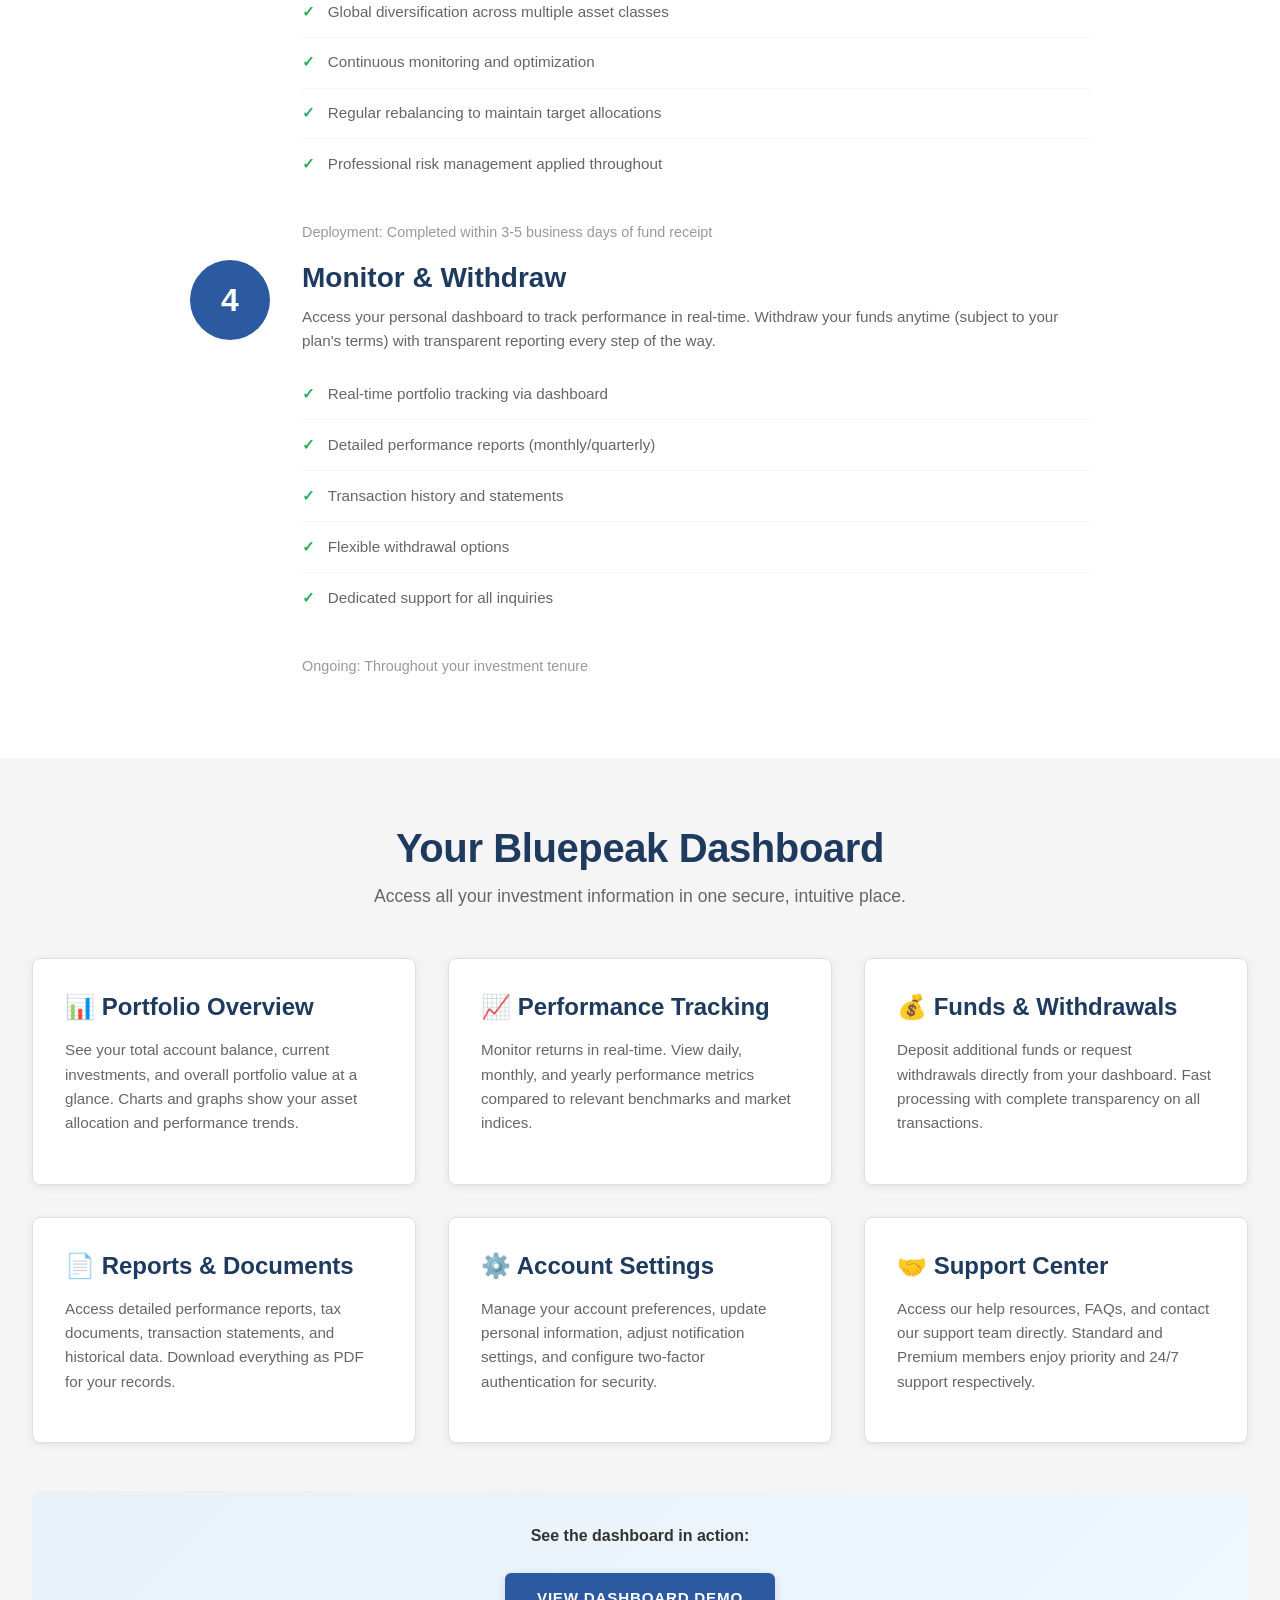
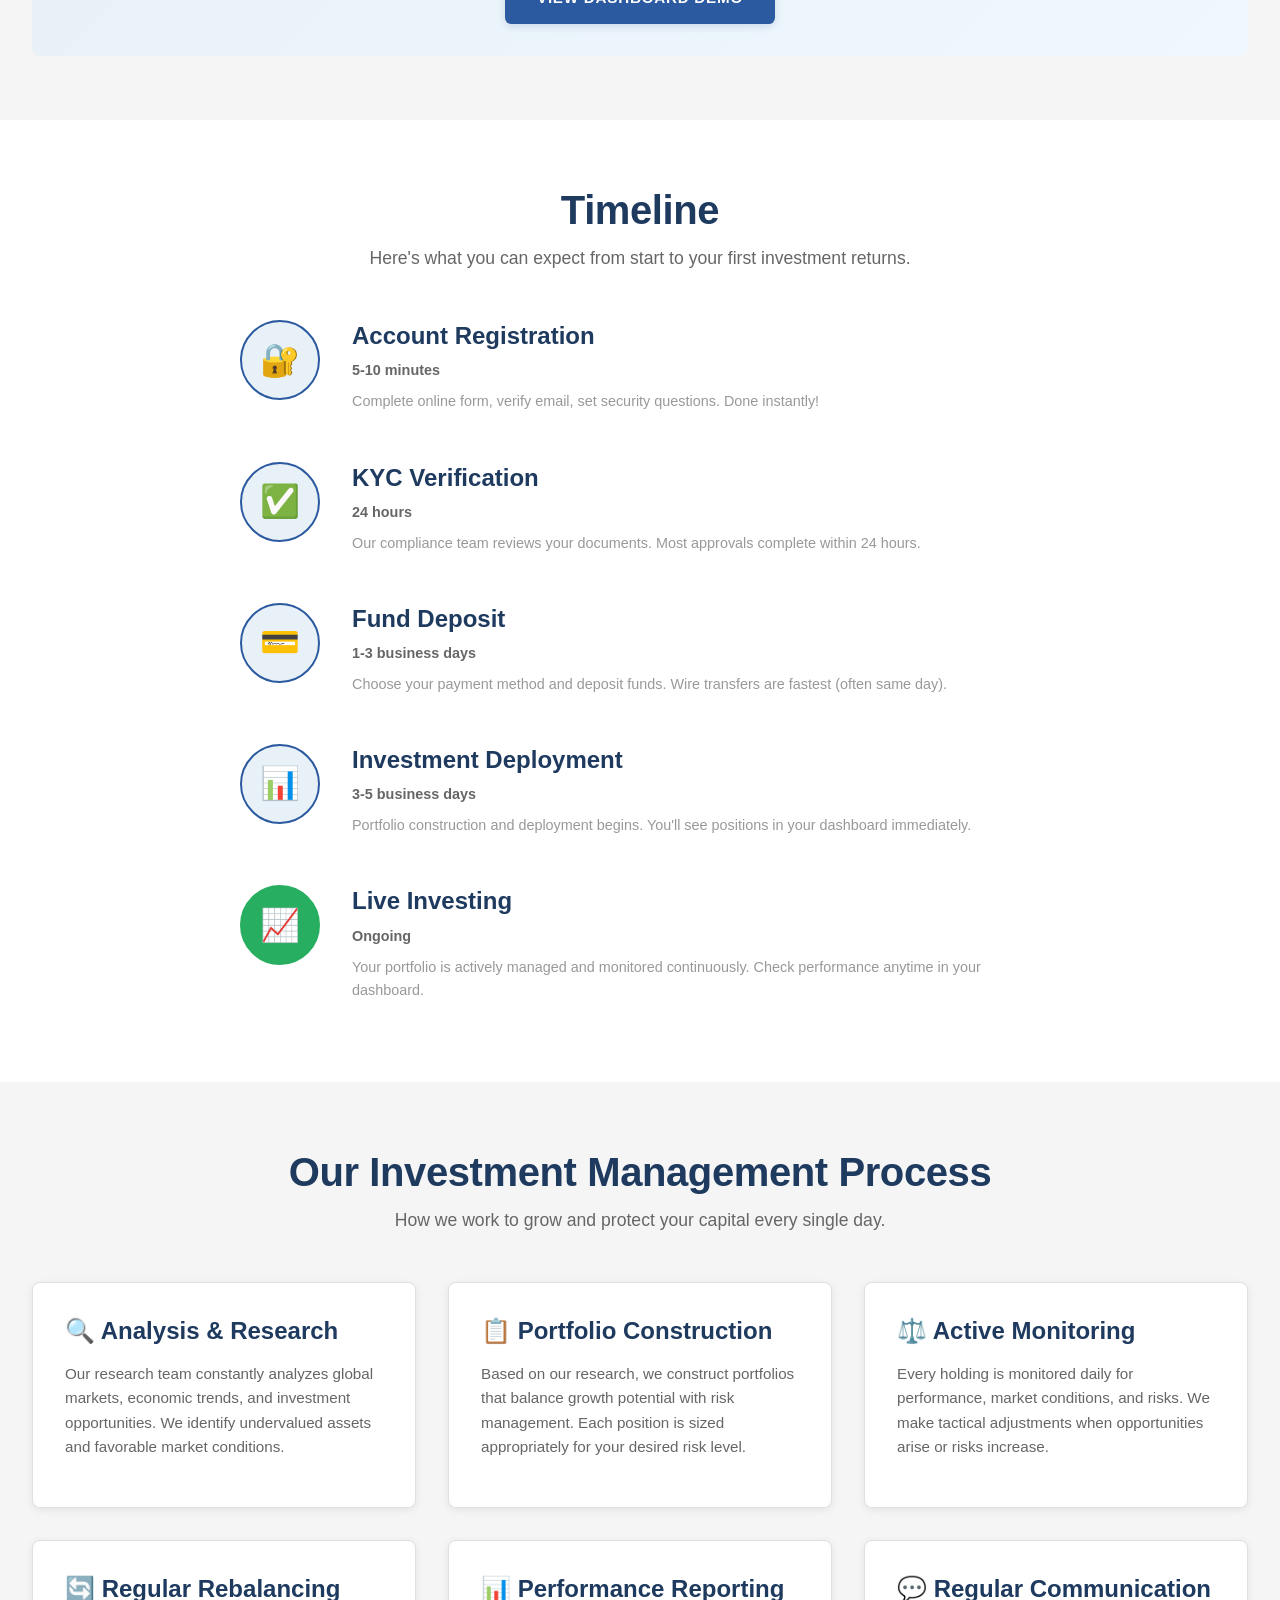
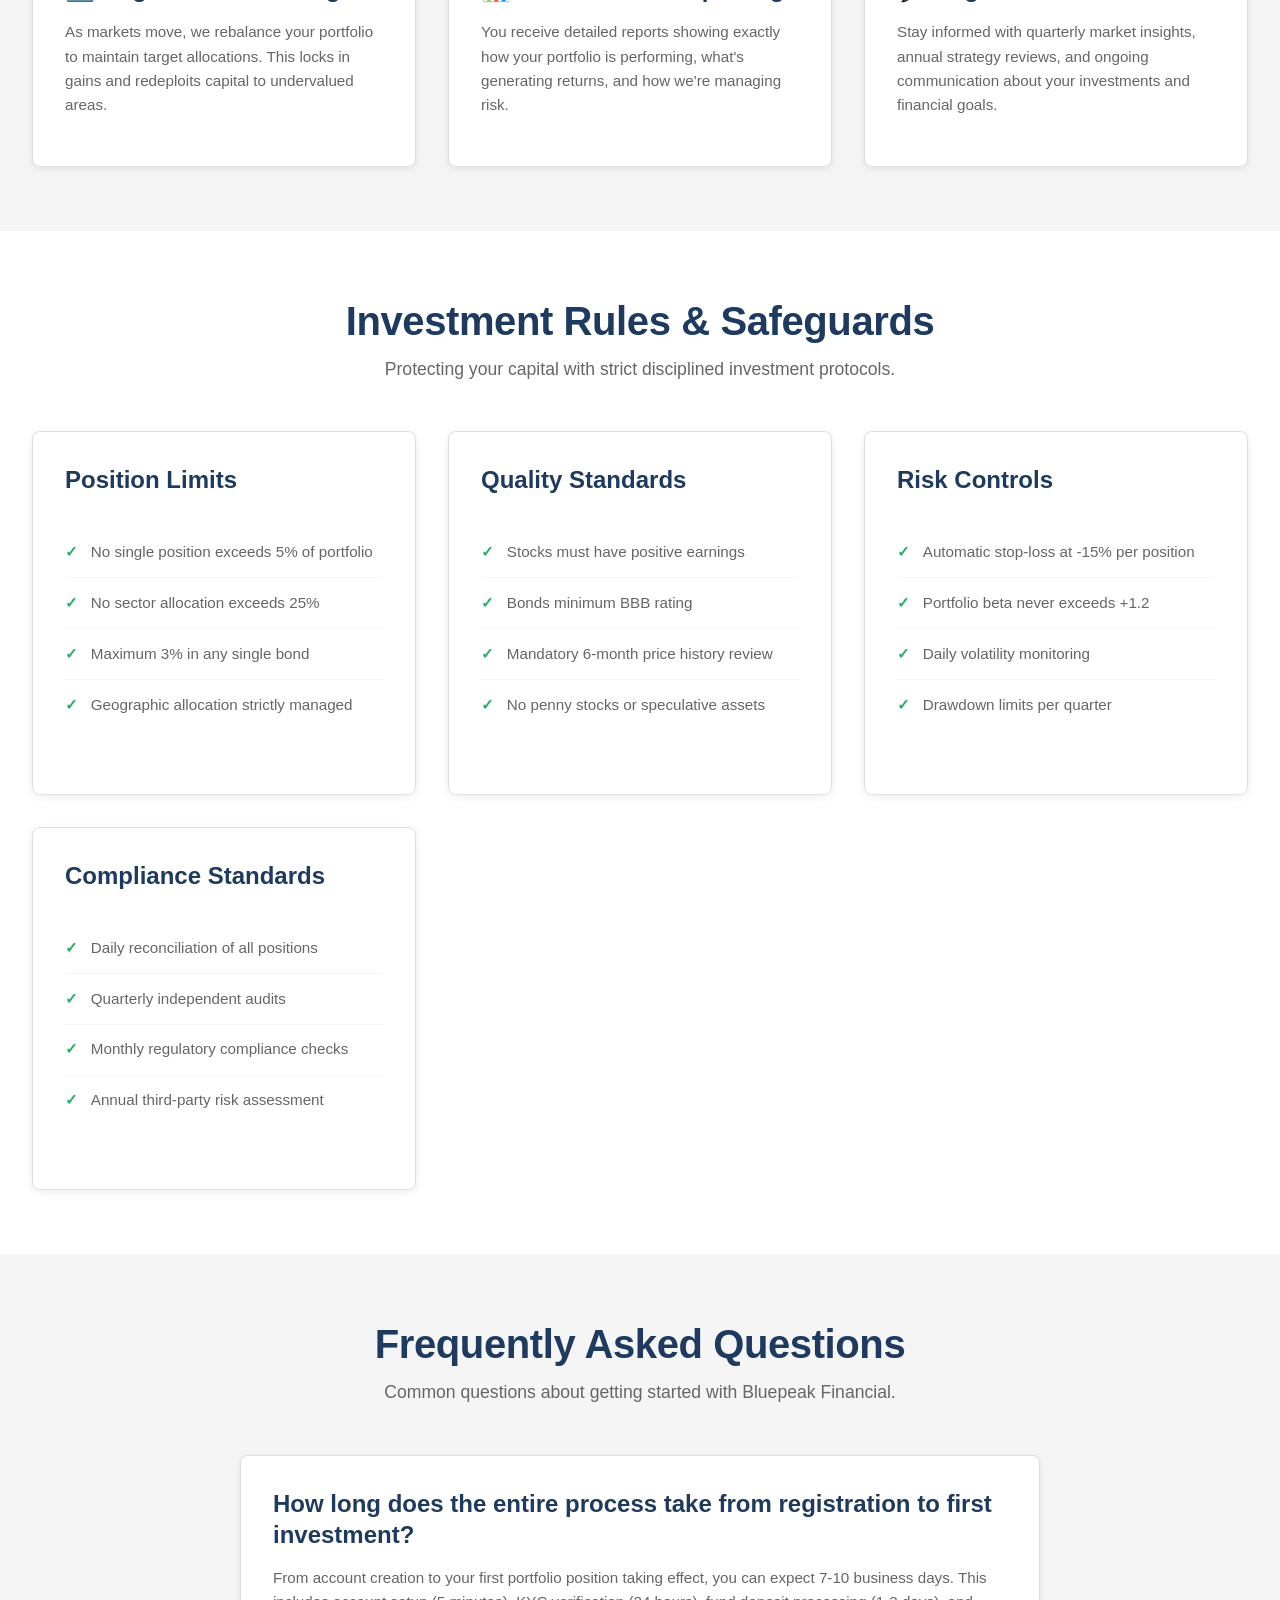
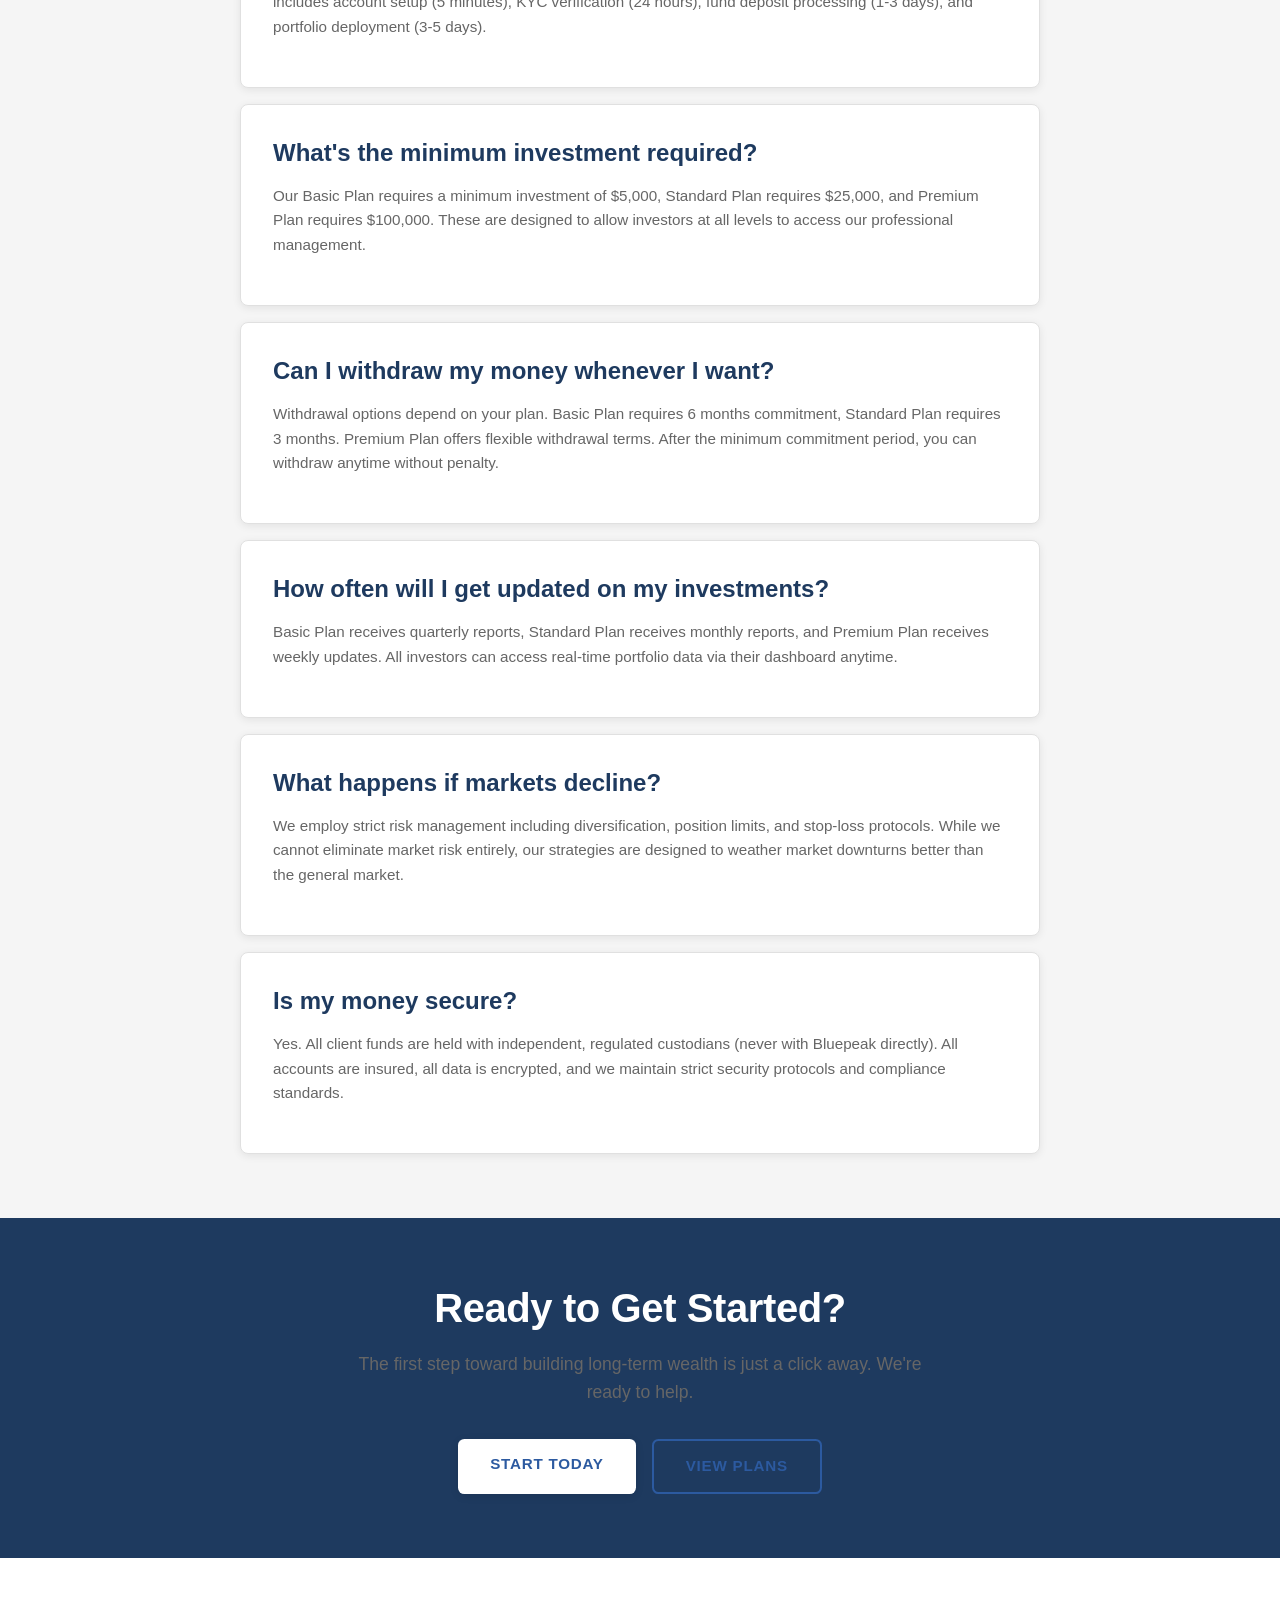
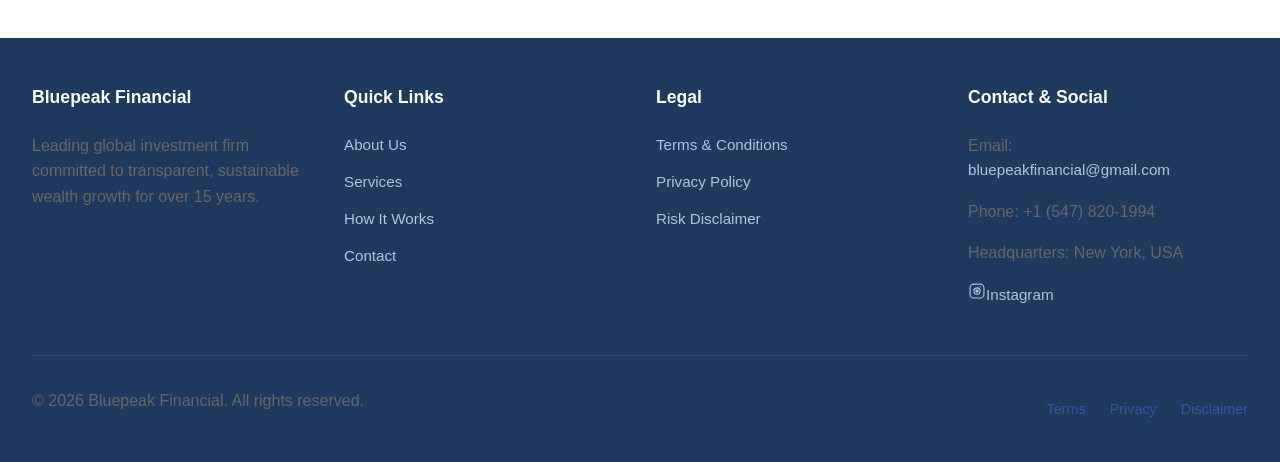
<file: how-it-works.html>
<!DOCTYPE html>
<html lang="en">
<head>
  <meta charset="UTF-8">
  <meta name="viewport" content="width=device-width, initial-scale=1.0">
  <title>How It Works - Bluepeak Financial</title>
  <meta name="description" content="Learn the simple, transparent process of getting started with Bluepeak Financial in just 4 easy steps.">
  <link rel="stylesheet" href="styles.css">
</head>
<body>

<!-- Navigation -->
<nav>
  <div class="navbar">
    <div class="navbar-brand">
      Bluepeak Financial
    </div>
    <button class="mobile-toggle">☰</button>
    <ul class="nav-links">
      <li><a href="index.html">Home</a></li>
      <li><a href="about.html">About Us</a></li>
      <li><a href="services.html">Services</a></li>
      <li><a href="how-it-works.html" class="active">How It Works</a></li>
      <li><a href="dashboard.html">Dashboard</a></li>
      <li><a href="contact.html">Contact</a></li>
    </ul>
  </div>
</nav>

<!-- Page Header -->
<section style="background: linear-gradient(135deg, #1e3a5f 0%, #2c5aa0 100%); color: white; padding: 4rem 2rem; text-align: center;">
  <div class="container">
    <h1 style="color: white; margin-bottom: 1rem;">How It Works</h1>
    <p style="font-size: 1.1rem; opacity: 0.95;">Simple, transparent, and straightforward. Get started in 4 easy steps.</p>
  </div>
</section>

<!-- Main Process -->
<section class="section">
  <div class="container">
    <div class="section-title">
      <h2>Your Investment Journey</h2>
      <p>From registration to withdrawals, here's exactly how Bluepeak Financial works.</p>
    </div>

    <div style="max-width: 900px; margin: 0 auto;">
      <!-- Step 1 -->
      <div class="step">
        <div class="step-number">1</div>
        <div class="step-content">
          <h3>Create Your Account</h3>
          <p>
            Begin by visiting our website and filling out a brief registration form. We'll ask for your basic information and investment preferences. The process takes just 5 minutes.
          </p>
          <ul class="plan-features" style="background: none; margin-top: 1rem;">
            <li>Provide personal details (name, email, phone)</li>
            <li>Verify your email address</li>
            <li>Set up a secure password</li>
            <li>Complete KYC (Know Your Customer) verification</li>
            <li>Select your preferred plan</li>
          </ul>
          <p style="margin-top: 1.5rem; font-size: 0.9rem; color: #999;">Time to complete: 5-10 minutes</p>
        </div>
      </div>

      <!-- Step 2 -->
      <div class="step">
        <div class="step-number">2</div>
        <div class="step-content">
          <h3>Fund Your Account</h3>
          <p>
            After account verification, deposit your investment capital. We accept multiple payment methods for your convenience and security.
          </p>
          <ul class="plan-features" style="background: none; margin-top: 1rem;">
            <li>Bank wire transfer (fastest method)</li>
            <li>Credit/debit card deposits</li>
            <li>ACH transfer (for US customers)</li>
            <li>Cryptocurrency transactions available for premium members</li>
            <li>All transactions encrypted and secure</li>
          </ul>
          <p style="margin-top: 1.5rem; font-size: 0.9rem; color: #999;">Processing time: 1-3 business days depending on method</p>
        </div>
      </div>

      <!-- Step 3 -->
      <div class="step">
        <div class="step-number">3</div>
        <div class="step-content">
          <h3>We Start Investing</h3>
          <p>
            Once your funds are received, our professional investment team begins deploying your capital according to your chosen plan and risk profile.
          </p>
          <ul class="plan-features" style="background: none; margin-top: 1rem;">
            <li>Portfolio construction based on your plan (Basic/Standard/Premium)</li>
            <li>Global diversification across multiple asset classes</li>
            <li>Continuous monitoring and optimization</li>
            <li>Regular rebalancing to maintain target allocations</li>
            <li>Professional risk management applied throughout</li>
          </ul>
          <p style="margin-top: 1.5rem; font-size: 0.9rem; color: #999;">Deployment: Completed within 3-5 business days of fund receipt</p>
        </div>
      </div>

      <!-- Step 4 -->
      <div class="step">
        <div class="step-number">4</div>
        <div class="step-content">
          <h3>Monitor & Withdraw</h3>
          <p>
            Access your personal dashboard to track performance in real-time. Withdraw your funds anytime (subject to your plan's terms) with transparent reporting every step of the way.
          </p>
          <ul class="plan-features" style="background: none; margin-top: 1rem;">
            <li>Real-time portfolio tracking via dashboard</li>
            <li>Detailed performance reports (monthly/quarterly)</li>
            <li>Transaction history and statements</li>
            <li>Flexible withdrawal options</li>
            <li>Dedicated support for all inquiries</li>
          </ul>
          <p style="margin-top: 1.5rem; font-size: 0.9rem; color: #999;">Ongoing: Throughout your investment tenure</p>
        </div>
      </div>
    </div>
  </div>
</section>

<!-- Dashboard Preview -->
<section class="section section-light">
  <div class="container">
    <div class="section-title">
      <h2>Your Bluepeak Dashboard</h2>
      <p>Access all your investment information in one secure, intuitive place.</p>
    </div>

    <div class="grid grid-2">
      <div class="card">
        <h4>📊 Portfolio Overview</h4>
        <p>
          See your total account balance, current investments, and overall portfolio value at a glance. Charts and graphs show your asset allocation and performance trends.
        </p>
      </div>

      <div class="card">
        <h4>📈 Performance Tracking</h4>
        <p>
          Monitor returns in real-time. View daily, monthly, and yearly performance metrics compared to relevant benchmarks and market indices.
        </p>
      </div>

      <div class="card">
        <h4>💰 Funds & Withdrawals</h4>
        <p>
          Deposit additional funds or request withdrawals directly from your dashboard. Fast processing with complete transparency on all transactions.
        </p>
      </div>

      <div class="card">
        <h4>📄 Reports & Documents</h4>
        <p>
          Access detailed performance reports, tax documents, transaction statements, and historical data. Download everything as PDF for your records.
        </p>
      </div>

      <div class="card">
        <h4>⚙️ Account Settings</h4>
        <p>
          Manage your account preferences, update personal information, adjust notification settings, and configure two-factor authentication for security.
        </p>
      </div>

      <div class="card">
        <h4>🤝 Support Center</h4>
        <p>
          Access our help resources, FAQs, and contact our support team directly. Standard and Premium members enjoy priority and 24/7 support respectively.
        </p>
      </div>
    </div>

    <div style="margin-top: 3rem; background: linear-gradient(135deg, #e8f1f7, #f0f8ff); padding: 2rem; border-radius: 0.5rem; text-align: center;">
      <p style="color: #333; margin-bottom: 1.5rem;">
        <strong>See the dashboard in action:</strong>
      </p>
      <a href="dashboard.html" class="btn btn-primary">View Dashboard Demo</a>
    </div>
  </div>
</section>

<!-- Timeline -->
<section class="section">
  <div class="container">
    <div class="section-title">
      <h2>Timeline</h2>
      <p>Here's what you can expect from start to your first investment returns.</p>
    </div>

    <div style="max-width: 800px; margin: 0 auto;">
      <div style="display: flex; gap: 2rem; margin-bottom: 2rem;">
        <div style="flex-shrink: 0;">
          <div style="width: 80px; height: 80px; background-color: #e8f1f7; border-radius: 50%; display: flex; align-items: center; justify-content: center; border: 2px solid #2c5aa0;">
            <span style="font-size: 2rem;">🔐</span>
          </div>
        </div>
        <div>
          <h4 style="margin-bottom: 0.5rem;">Account Registration</h4>
          <p style="color: #666; margin-bottom: 0.5rem; font-size: 0.9rem;"><strong>5-10 minutes</strong></p>
          <p style="color: #999; font-size: 0.9rem;">Complete online form, verify email, set security questions. Done instantly!</p>
        </div>
      </div>

      <div style="display: flex; gap: 2rem; margin-bottom: 2rem;">
        <div style="flex-shrink: 0;">
          <div style="width: 80px; height: 80px; background-color: #e8f1f7; border-radius: 50%; display: flex; align-items: center; justify-content: center; border: 2px solid #2c5aa0;">
            <span style="font-size: 2rem;">✅</span>
          </div>
        </div>
        <div>
          <h4 style="margin-bottom: 0.5rem;">KYC Verification</h4>
          <p style="color: #666; margin-bottom: 0.5rem; font-size: 0.9rem;"><strong>24 hours</strong></p>
          <p style="color: #999; font-size: 0.9rem;">Our compliance team reviews your documents. Most approvals complete within 24 hours.</p>
        </div>
      </div>

      <div style="display: flex; gap: 2rem; margin-bottom: 2rem;">
        <div style="flex-shrink: 0;">
          <div style="width: 80px; height: 80px; background-color: #e8f1f7; border-radius: 50%; display: flex; align-items: center; justify-content: center; border: 2px solid #2c5aa0;">
            <span style="font-size: 2rem;">💳</span>
          </div>
        </div>
        <div>
          <h4 style="margin-bottom: 0.5rem;">Fund Deposit</h4>
          <p style="color: #666; margin-bottom: 0.5rem; font-size: 0.9rem;"><strong>1-3 business days</strong></p>
          <p style="color: #999; font-size: 0.9rem;">Choose your payment method and deposit funds. Wire transfers are fastest (often same day).</p>
        </div>
      </div>

      <div style="display: flex; gap: 2rem; margin-bottom: 2rem;">
        <div style="flex-shrink: 0;">
          <div style="width: 80px; height: 80px; background-color: #e8f1f7; border-radius: 50%; display: flex; align-items: center; justify-content: center; border: 2px solid #2c5aa0;">
            <span style="font-size: 2rem;">📊</span>
          </div>
        </div>
        <div>
          <h4 style="margin-bottom: 0.5rem;">Investment Deployment</h4>
          <p style="color: #666; margin-bottom: 0.5rem; font-size: 0.9rem;"><strong>3-5 business days</strong></p>
          <p style="color: #999; font-size: 0.9rem;">Portfolio construction and deployment begins. You'll see positions in your dashboard immediately.</p>
        </div>
      </div>

      <div style="display: flex; gap: 2rem;">
        <div style="flex-shrink: 0;">
          <div style="width: 80px; height: 80px; background-color: #27ae60; border-radius: 50%; display: flex; align-items: center; justify-content: center; border: 2px solid #27ae60; color: white;">
            <span style="font-size: 2rem;">📈</span>
          </div>
        </div>
        <div>
          <h4 style="margin-bottom: 0.5rem;">Live Investing</h4>
          <p style="color: #666; margin-bottom: 0.5rem; font-size: 0.9rem;"><strong>Ongoing</strong></p>
          <p style="color: #999; font-size: 0.9rem;">Your portfolio is actively managed and monitored continuously. Check performance anytime in your dashboard.</p>
        </div>
      </div>
    </div>
  </div>
</section>

<!-- Investment Management Process -->
<section class="section section-light">
  <div class="container">
    <div class="section-title">
      <h2>Our Investment Management Process</h2>
      <p>How we work to grow and protect your capital every single day.</p>
    </div>

    <div class="grid grid-2">
      <div class="card">
        <h4>🔍 Analysis & Research</h4>
        <p>
          Our research team constantly analyzes global markets, economic trends, and investment opportunities. We identify undervalued assets and favorable market conditions.
        </p>
      </div>

      <div class="card">
        <h4>📋 Portfolio Construction</h4>
        <p>
          Based on our research, we construct portfolios that balance growth potential with risk management. Each position is sized appropriately for your desired risk level.
        </p>
      </div>

      <div class="card">
        <h4>⚖️ Active Monitoring</h4>
        <p>
          Every holding is monitored daily for performance, market conditions, and risks. We make tactical adjustments when opportunities arise or risks increase.
        </p>
      </div>

      <div class="card">
        <h4>🔄 Regular Rebalancing</h4>
        <p>
          As markets move, we rebalance your portfolio to maintain target allocations. This locks in gains and redeploits capital to undervalued areas.
        </p>
      </div>

      <div class="card">
        <h4>📊 Performance Reporting</h4>
        <p>
          You receive detailed reports showing exactly how your portfolio is performing, what's generating returns, and how we're managing risk.
        </p>
      </div>

      <div class="card">
        <h4>💬 Regular Communication</h4>
        <p>
          Stay informed with quarterly market insights, annual strategy reviews, and ongoing communication about your investments and financial goals.
        </p>
      </div>
    </div>
  </div>
</section>

<!-- Investment Rules & Safeguards -->
<section class="section">
  <div class="container">
    <div class="section-title">
      <h2>Investment Rules & Safeguards</h2>
      <p>Protecting your capital with strict disciplined investment protocols.</p>
    </div>

    <div class="grid grid-2">
      <div class="card">
        <h4>Position Limits</h4>
        <ul class="plan-features" style="background: none;">
          <li>No single position exceeds 5% of portfolio</li>
          <li>No sector allocation exceeds 25%</li>
          <li>Maximum 3% in any single bond</li>
          <li>Geographic allocation strictly managed</li>
        </ul>
      </div>

      <div class="card">
        <h4>Quality Standards</h4>
        <ul class="plan-features" style="background: none;">
          <li>Stocks must have positive earnings</li>
          <li>Bonds minimum BBB rating</li>
          <li>Mandatory 6-month price history review</li>
          <li>No penny stocks or speculative assets</li>
        </ul>
      </div>

      <div class="card">
        <h4>Risk Controls</h4>
        <ul class="plan-features" style="background: none;">
          <li>Automatic stop-loss at -15% per position</li>
          <li>Portfolio beta never exceeds +1.2</li>
          <li>Daily volatility monitoring</li>
          <li>Drawdown limits per quarter</li>
        </ul>
      </div>

      <div class="card">
        <h4>Compliance Standards</h4>
        <ul class="plan-features" style="background: none;">
          <li>Daily reconciliation of all positions</li>
          <li>Quarterly independent audits</li>
          <li>Monthly regulatory compliance checks</li>
          <li>Annual third-party risk assessment</li>
        </ul>
      </div>
    </div>
  </div>
</section>

<!-- FAQ -->
<section class="section section-light">
  <div class="container">
    <div class="section-title">
      <h2>Frequently Asked Questions</h2>
      <p>Common questions about getting started with Bluepeak Financial.</p>
    </div>

    <div style="max-width: 800px; margin: 0 auto;">
      <div class="card" style="margin-bottom: 1rem;">
        <h4>How long does the entire process take from registration to first investment?</h4>
        <p>From account creation to your first portfolio position taking effect, you can expect 7-10 business days. This includes account setup (5 minutes), KYC verification (24 hours), fund deposit processing (1-3 days), and portfolio deployment (3-5 days).</p>
      </div>

      <div class="card" style="margin-bottom: 1rem;">
        <h4>What's the minimum investment required?</h4>
        <p>Our Basic Plan requires a minimum investment of $5,000, Standard Plan requires $25,000, and Premium Plan requires $100,000. These are designed to allow investors at all levels to access our professional management.</p>
      </div>

      <div class="card" style="margin-bottom: 1rem;">
        <h4>Can I withdraw my money whenever I want?</h4>
        <p>Withdrawal options depend on your plan. Basic Plan requires 6 months commitment, Standard Plan requires 3 months. Premium Plan offers flexible withdrawal terms. After the minimum commitment period, you can withdraw anytime without penalty.</p>
      </div>

      <div class="card" style="margin-bottom: 1rem;">
        <h4>How often will I get updated on my investments?</h4>
        <p>Basic Plan receives quarterly reports, Standard Plan receives monthly reports, and Premium Plan receives weekly updates. All investors can access real-time portfolio data via their dashboard anytime.</p>
      </div>

      <div class="card" style="margin-bottom: 1rem;">
        <h4>What happens if markets decline?</h4>
        <p>We employ strict risk management including diversification, position limits, and stop-loss protocols. While we cannot eliminate market risk entirely, our strategies are designed to weather market downturns better than the general market.</p>
      </div>

      <div class="card">
        <h4>Is my money secure?</h4>
        <p>Yes. All client funds are held with independent, regulated custodians (never with Bluepeak directly). All accounts are insured, all data is encrypted, and we maintain strict security protocols and compliance standards.</p>
      </div>
    </div>
  </div>
</section>

<!-- CTA -->
<section class="section section-dark">
  <div class="container text-center">
    <h2>Ready to Get Started?</h2>
    <p style="font-size: 1.1rem; margin-bottom: 2rem; max-width: 600px; margin-left: auto; margin-right: auto;">
      The first step toward building long-term wealth is just a click away. We're ready to help.
    </p>
    <div class="btn-group" style="justify-content: center;">
      <a href="contact.html" class="btn btn-white">Start Today</a>
      <a href="services.html" class="btn btn-secondary">View Plans</a>
    </div>
  </div>
</section>

<!-- Footer -->
<footer>
  <div class="footer-content">
    <div class="footer-section">
      <h4>Bluepeak Financial</h4>
      <p>Leading global investment firm committed to transparent, sustainable wealth growth for over 15 years.</p>
    </div>

    <div class="footer-section">
      <h4>Quick Links</h4>
      <a href="about.html">About Us</a>
      <a href="services.html">Services</a>
      <a href="how-it-works.html">How It Works</a>
      <a href="contact.html">Contact</a>
    </div>

    <div class="footer-section">
      <h4>Legal</h4>
      <a href="terms.html">Terms & Conditions</a>
      <a href="privacy.html">Privacy Policy</a>
      <a href="disclaimer.html">Risk Disclaimer</a>
    </div>

    <div class="footer-section">
      <h4>Contact & Social</h4>
      <p>Email: <a href="mailto:bluepeakfinancial@gmail.com" style="color: #b0c4de;">bluepeakfinancial@gmail.com</a></p>
      <p>Phone: +1 (547) 820-1994</p>
      <p>Headquarters: New York, USA</p>
      <p style="margin-top: 1rem;"><a class="social-link" href="https://www.instagram.com/hr_bluepeak_financial?igsh=dHZtcnczdm5lZWN0" target="_blank" rel="noopener noreferrer"><svg class="social-icon" viewBox="0 0 24 24" xmlns="http://www.w3.org/2000/svg" aria-hidden="true"><path d="M7.75 2h8.5A5.75 5.75 0 0 1 22 7.75v8.5A5.75 5.75 0 0 1 16.25 22h-8.5A5.75 5.75 0 0 1 2 16.25v-8.5A5.75 5.75 0 0 1 7.75 2Zm0 1.5A4.25 4.25 0 0 0 3.5 7.75v8.5A4.25 4.25 0 0 0 7.75 20.5h8.5A4.25 4.25 0 0 0 20.5 16.25v-8.5A4.25 4.25 0 0 0 16.25 3.5h-8.5Zm8.365 2.15a.9.90 0 1 1 0 1.8.90.90 0 0 1 0-1.8ZM12 7.05a4.95 4.95 0 1 1 0 9.9 4.95 4.95 0 0 1 0-9.9Zm0 1.5a3.45 3.45 0 1 0 0 6.9 3.45 3.45 0 0 0 0-6.9Zm0 1.2a2.25 2.25 0 1 1 0 4.5 2.25 2.25 0 0 1 0-4.5Z"/></svg>Instagram</a></p>
    </div>
  </div>

  <div class="footer-bottom">
    <p>&copy; <span class="current-year">2024</span> Bluepeak Financial. All rights reserved.</p>
    <div class="footer-links">
      <a href="terms.html">Terms</a>
      <a href="privacy.html">Privacy</a>
      <a href="disclaimer.html">Disclaimer</a>
    </div>
  </div>
</footer>

<script src="script.js"></script>
</body>
</html>
</file>
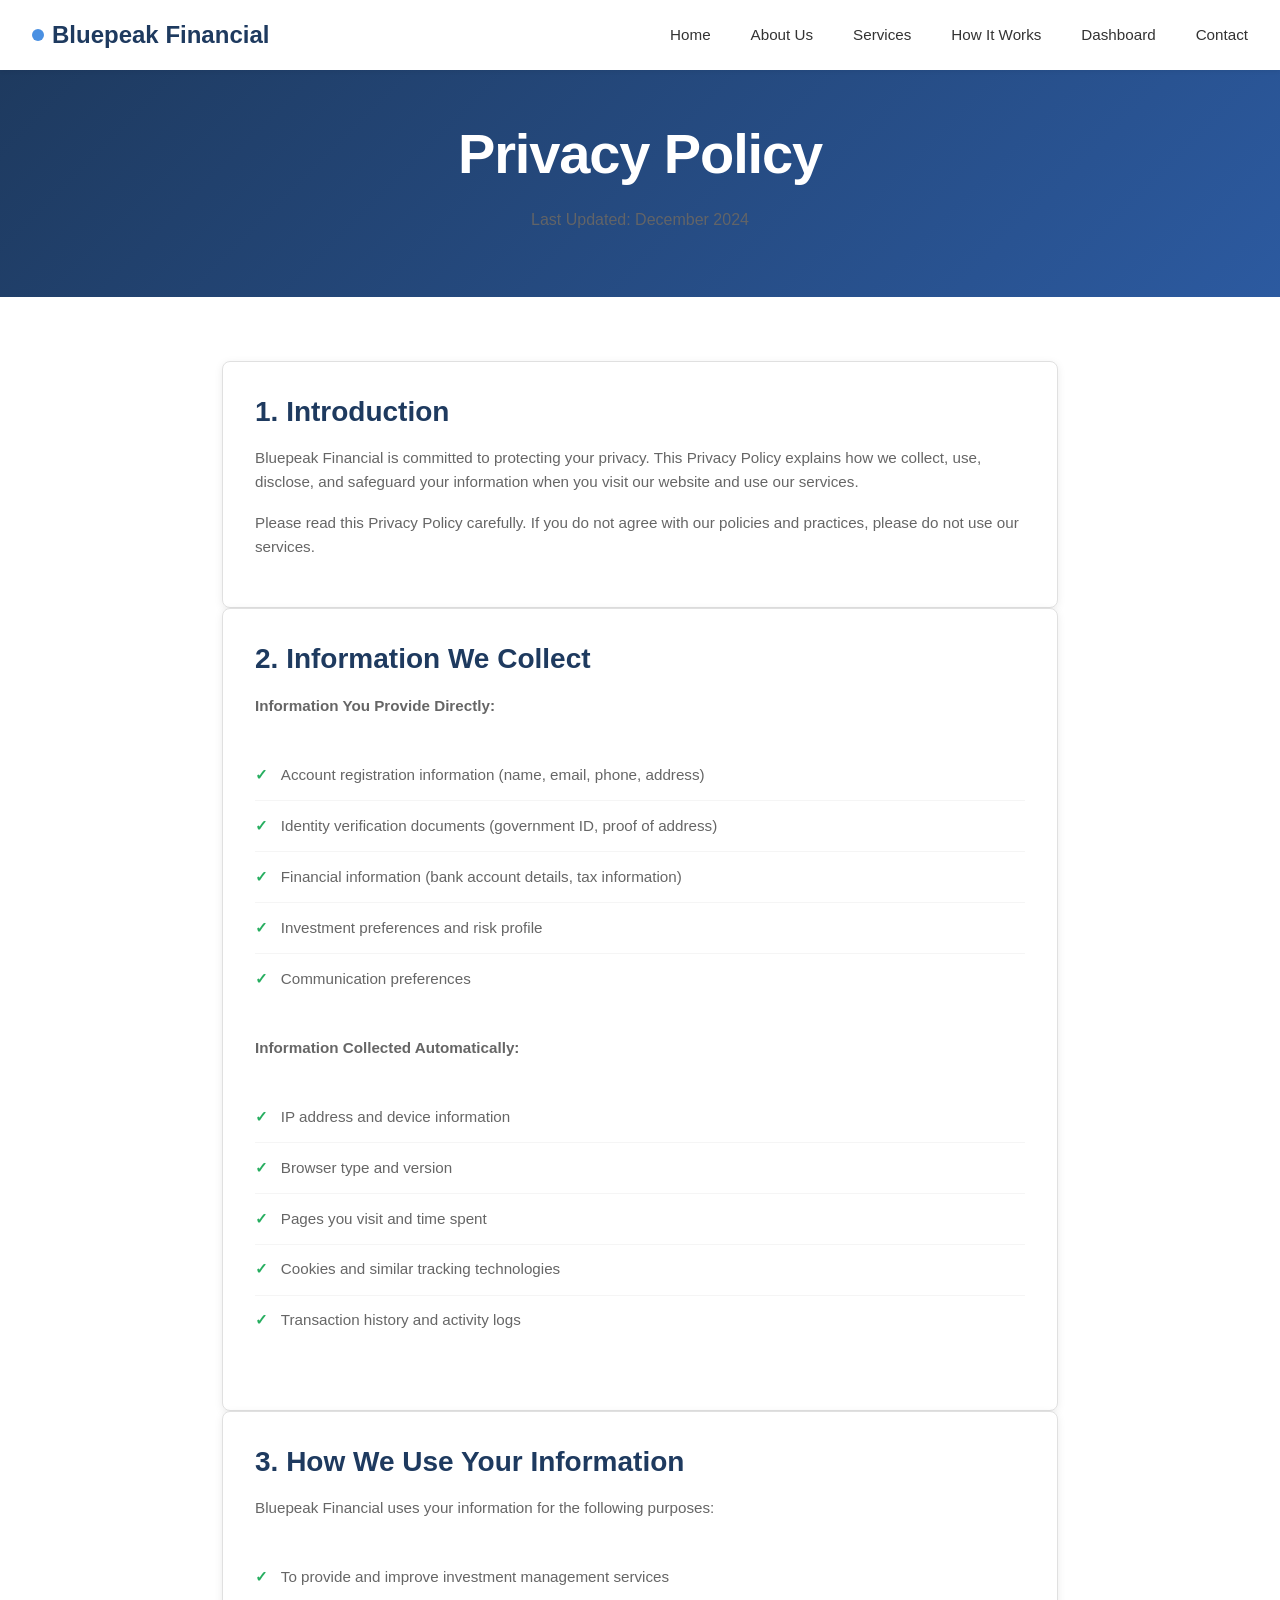
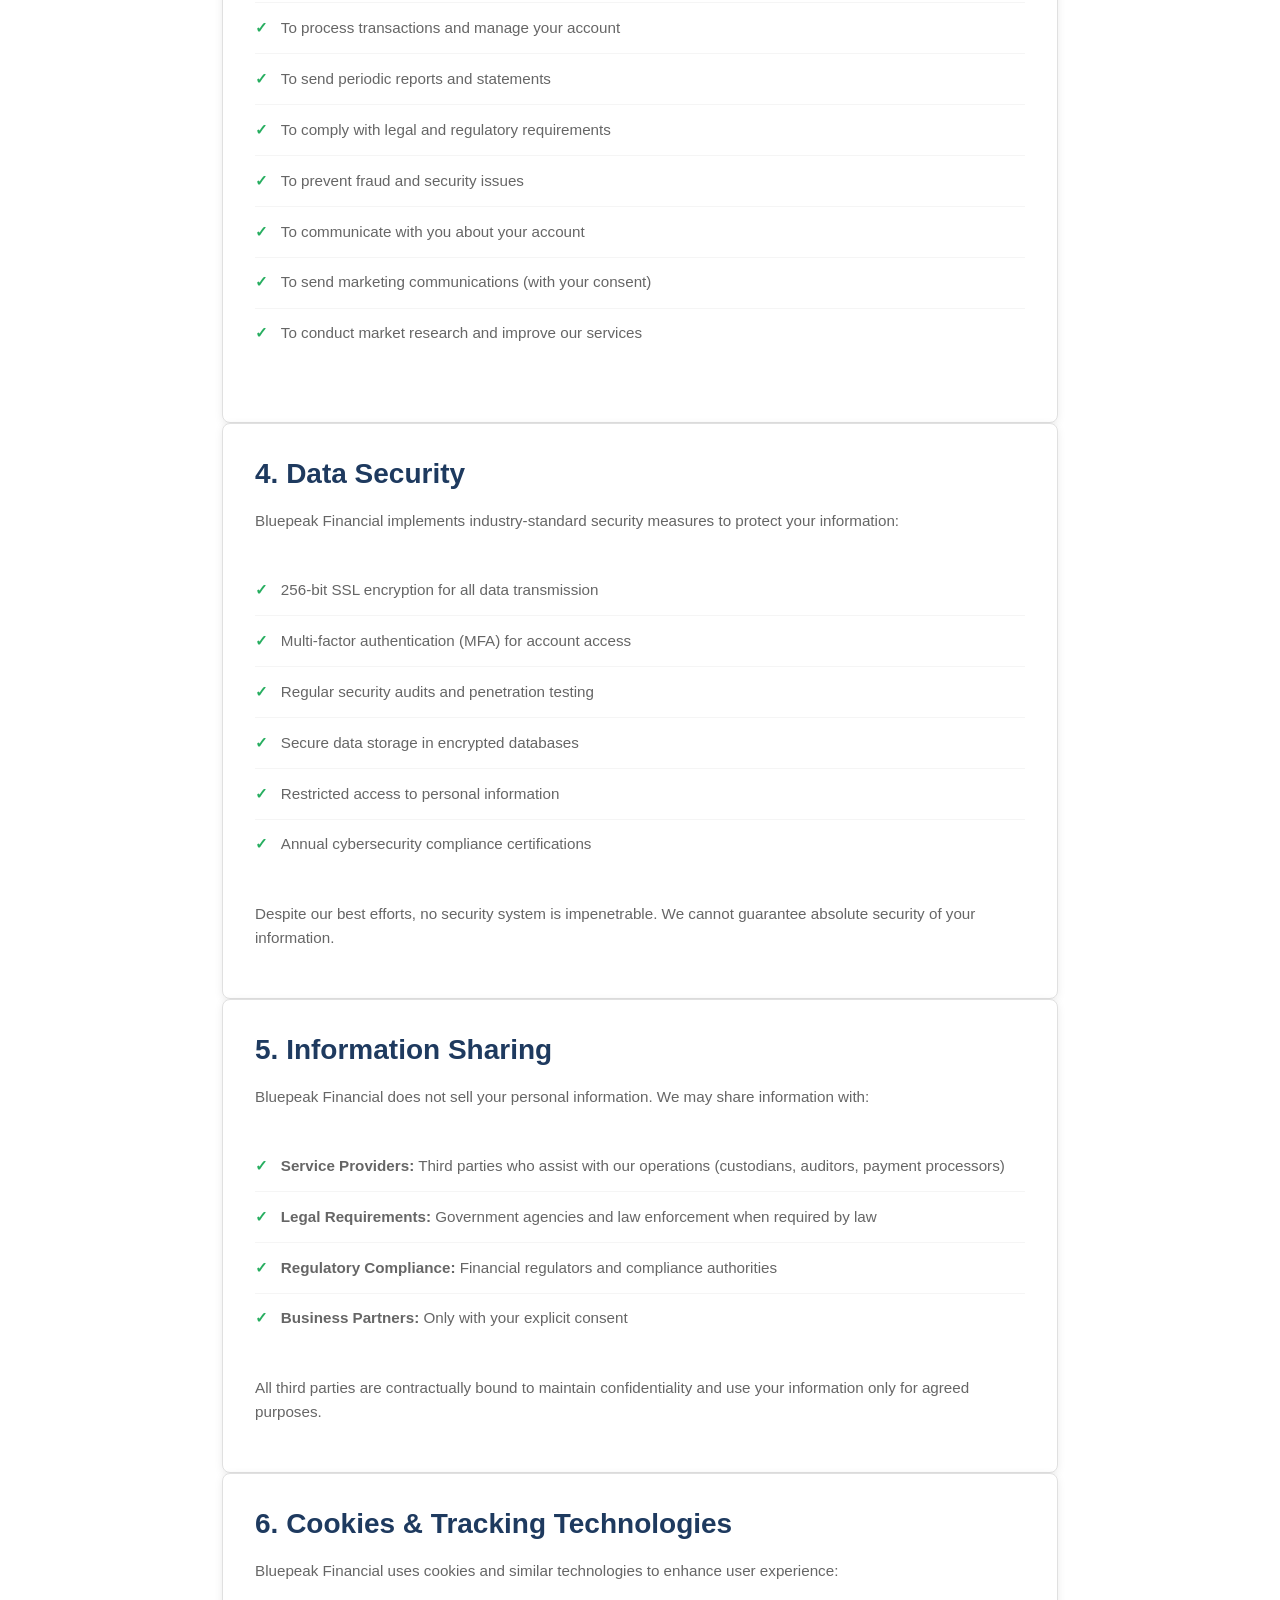
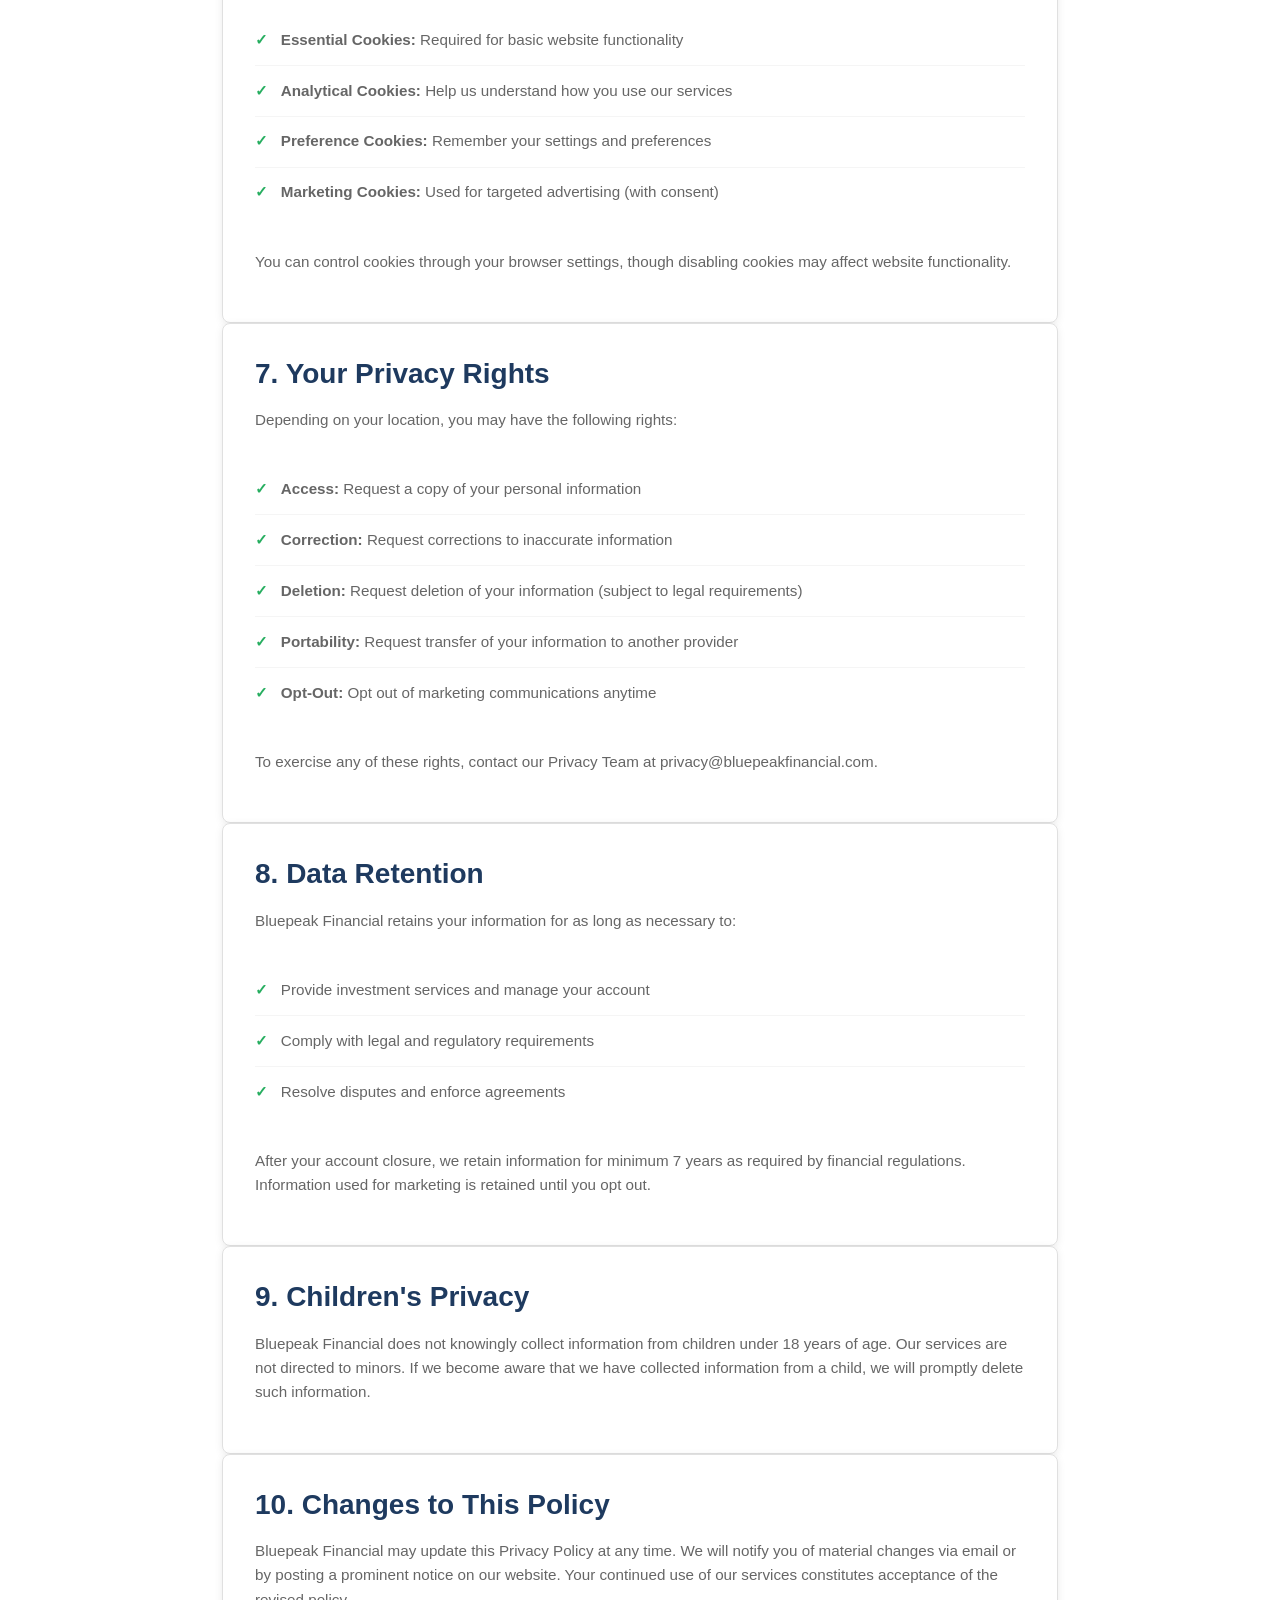
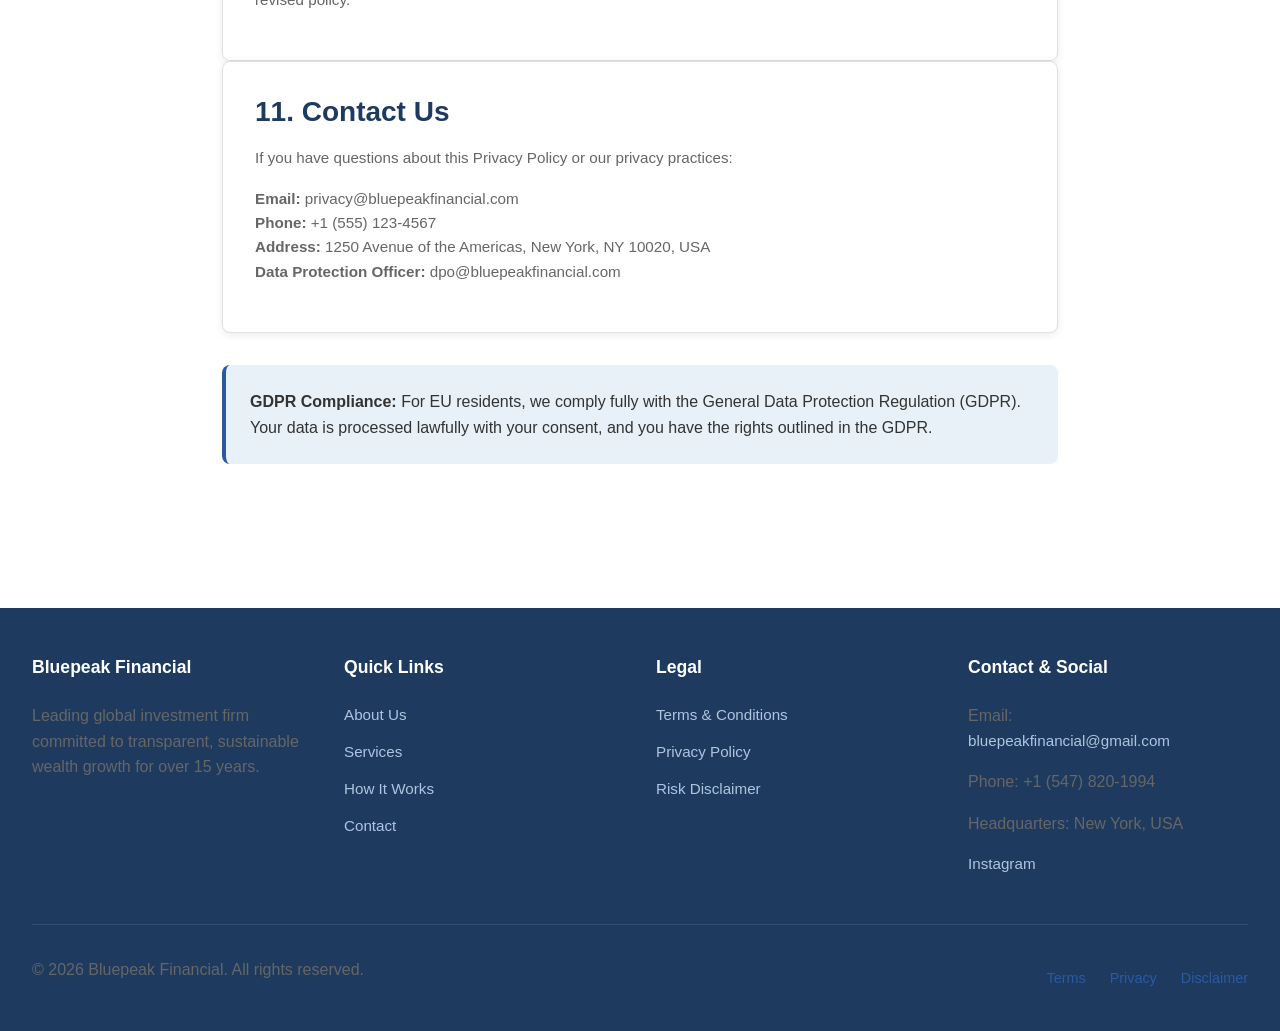
<file: privacy.html>
<!DOCTYPE html>
<html lang="en">
<head>
  <meta charset="UTF-8">
  <meta name="viewport" content="width=device-width, initial-scale=1.0">
  <title>Privacy Policy - Bluepeak Financial</title>
  <link rel="stylesheet" href="styles.css">
</head>
<body>

<!-- Navigation -->
<nav>
  <div class="navbar">
    <div class="navbar-brand">
      Bluepeak Financial
    </div>
    <button class="mobile-toggle">☰</button>
    <ul class="nav-links">
      <li><a href="index.html">Home</a></li>
      <li><a href="about.html">About Us</a></li>
      <li><a href="services.html">Services</a></li>
      <li><a href="how-it-works.html">How It Works</a></li>
      <li><a href="dashboard.html">Dashboard</a></li>
      <li><a href="contact.html">Contact</a></li>
    </ul>
  </div>
</nav>

<!-- Page Header -->
<section style="background: linear-gradient(135deg, #1e3a5f 0%, #2c5aa0 100%); color: white; padding: 3rem 2rem; text-align: center;">
  <div class="container">
    <h1 style="color: white; margin-bottom: 1rem;">Privacy Policy</h1>
    <p style="opacity: 0.95;">Last Updated: December 2024</p>
  </div>
</section>

<!-- Content -->
<section class="section">
  <div class="container" style="max-width: 900px;">
    <div class="card">
      <h3>1. Introduction</h3>
      <p>
        Bluepeak Financial is committed to protecting your privacy. This Privacy Policy explains how we collect, use, disclose, and safeguard your information when you visit our website and use our services.
      </p>
      <p style="margin-top: 1rem;">
        Please read this Privacy Policy carefully. If you do not agree with our policies and practices, please do not use our services.
      </p>
    </div>

    <div class="card">
      <h3>2. Information We Collect</h3>
      <p><strong>Information You Provide Directly:</strong></p>
      <ul class="plan-features" style="background: none;">
        <li>Account registration information (name, email, phone, address)</li>
        <li>Identity verification documents (government ID, proof of address)</li>
        <li>Financial information (bank account details, tax information)</li>
        <li>Investment preferences and risk profile</li>
        <li>Communication preferences</li>
      </ul>
      <p style="margin-top: 1.5rem;"><strong>Information Collected Automatically:</strong></p>
      <ul class="plan-features" style="background: none;">
        <li>IP address and device information</li>
        <li>Browser type and version</li>
        <li>Pages you visit and time spent</li>
        <li>Cookies and similar tracking technologies</li>
        <li>Transaction history and activity logs</li>
      </ul>
    </div>

    <div class="card">
      <h3>3. How We Use Your Information</h3>
      <p>
        Bluepeak Financial uses your information for the following purposes:
      </p>
      <ul class="plan-features" style="background: none;">
        <li>To provide and improve investment management services</li>
        <li>To process transactions and manage your account</li>
        <li>To send periodic reports and statements</li>
        <li>To comply with legal and regulatory requirements</li>
        <li>To prevent fraud and security issues</li>
        <li>To communicate with you about your account</li>
        <li>To send marketing communications (with your consent)</li>
        <li>To conduct market research and improve our services</li>
      </ul>
    </div>

    <div class="card">
      <h3>4. Data Security</h3>
      <p>
        Bluepeak Financial implements industry-standard security measures to protect your information:
      </p>
      <ul class="plan-features" style="background: none;">
        <li>256-bit SSL encryption for all data transmission</li>
        <li>Multi-factor authentication (MFA) for account access</li>
        <li>Regular security audits and penetration testing</li>
        <li>Secure data storage in encrypted databases</li>
        <li>Restricted access to personal information</li>
        <li>Annual cybersecurity compliance certifications</li>
      </ul>
      <p style="margin-top: 1rem;">
        Despite our best efforts, no security system is impenetrable. We cannot guarantee absolute security of your information.
      </p>
    </div>

    <div class="card">
      <h3>5. Information Sharing</h3>
      <p>
        Bluepeak Financial does not sell your personal information. We may share information with:
      </p>
      <ul class="plan-features" style="background: none;">
        <li><strong>Service Providers:</strong> Third parties who assist with our operations (custodians, auditors, payment processors)</li>
        <li><strong>Legal Requirements:</strong> Government agencies and law enforcement when required by law</li>
        <li><strong>Regulatory Compliance:</strong> Financial regulators and compliance authorities</li>
        <li><strong>Business Partners:</strong> Only with your explicit consent</li>
      </ul>
      <p style="margin-top: 1rem;">
        All third parties are contractually bound to maintain confidentiality and use your information only for agreed purposes.
      </p>
    </div>

    <div class="card">
      <h3>6. Cookies & Tracking Technologies</h3>
      <p>
        Bluepeak Financial uses cookies and similar technologies to enhance user experience:
      </p>
      <ul class="plan-features" style="background: none;">
        <li><strong>Essential Cookies:</strong> Required for basic website functionality</li>
        <li><strong>Analytical Cookies:</strong> Help us understand how you use our services</li>
        <li><strong>Preference Cookies:</strong> Remember your settings and preferences</li>
        <li><strong>Marketing Cookies:</strong> Used for targeted advertising (with consent)</li>
      </ul>
      <p style="margin-top: 1rem;">
        You can control cookies through your browser settings, though disabling cookies may affect website functionality.
      </p>
    </div>

    <div class="card">
      <h3>7. Your Privacy Rights</h3>
      <p>
        Depending on your location, you may have the following rights:
      </p>
      <ul class="plan-features" style="background: none;">
        <li><strong>Access:</strong> Request a copy of your personal information</li>
        <li><strong>Correction:</strong> Request corrections to inaccurate information</li>
        <li><strong>Deletion:</strong> Request deletion of your information (subject to legal requirements)</li>
        <li><strong>Portability:</strong> Request transfer of your information to another provider</li>
        <li><strong>Opt-Out:</strong> Opt out of marketing communications anytime</li>
      </ul>
      <p style="margin-top: 1rem;">
        To exercise any of these rights, contact our Privacy Team at privacy@bluepeakfinancial.com.
      </p>
    </div>

    <div class="card">
      <h3>8. Data Retention</h3>
      <p>
        Bluepeak Financial retains your information for as long as necessary to:
      </p>
      <ul class="plan-features" style="background: none;">
        <li>Provide investment services and manage your account</li>
        <li>Comply with legal and regulatory requirements</li>
        <li>Resolve disputes and enforce agreements</li>
      </ul>
      <p style="margin-top: 1rem;">
        After your account closure, we retain information for minimum 7 years as required by financial regulations. Information used for marketing is retained until you opt out.
      </p>
    </div>

    <div class="card">
      <h3>9. Children's Privacy</h3>
      <p>
        Bluepeak Financial does not knowingly collect information from children under 18 years of age. Our services are not directed to minors. If we become aware that we have collected information from a child, we will promptly delete such information.
      </p>
    </div>

    <div class="card">
      <h3>10. Changes to This Policy</h3>
      <p>
        Bluepeak Financial may update this Privacy Policy at any time. We will notify you of material changes via email or by posting a prominent notice on our website. Your continued use of our services constitutes acceptance of the revised policy.
      </p>
    </div>

    <div class="card">
      <h3>11. Contact Us</h3>
      <p>
        If you have questions about this Privacy Policy or our privacy practices:
      </p>
      <p style="margin-top: 1rem;">
        <strong>Email:</strong> privacy@bluepeakfinancial.com<br>
        <strong>Phone:</strong> +1 (555) 123-4567<br>
        <strong>Address:</strong> 1250 Avenue of the Americas, New York, NY 10020, USA<br>
        <strong>Data Protection Officer:</strong> dpo@bluepeakfinancial.com
      </p>
    </div>

    <div style="background: #e8f1f7; padding: 1.5rem; border-radius: 0.5rem; border-left: 4px solid #2c5aa0; margin-top: 2rem;">
      <p style="color: #333; margin: 0;">
        <strong>GDPR Compliance:</strong> For EU residents, we comply fully with the General Data Protection Regulation (GDPR). Your data is processed lawfully with your consent, and you have the rights outlined in the GDPR.
      </p>
    </div>
  </div>
</section>

<!-- Footer -->
<footer>
  <div class="footer-content">
    <div class="footer-section">
      <h4>Bluepeak Financial</h4>
      <p>Leading global investment firm committed to transparent, sustainable wealth growth for over 15 years.</p>
    </div>

    <div class="footer-section">
      <h4>Quick Links</h4>
      <a href="about.html">About Us</a>
      <a href="services.html">Services</a>
      <a href="how-it-works.html">How It Works</a>
      <a href="contact.html">Contact</a>
    </div>

    <div class="footer-section">
      <h4>Legal</h4>
      <a href="terms.html">Terms & Conditions</a>
      <a href="privacy.html">Privacy Policy</a>
      <a href="disclaimer.html">Risk Disclaimer</a>
    </div>

    <div class="footer-section">
      <h4>Contact & Social</h4>
      <p>Email: <a href="mailto:bluepeakfinancial@gmail.com" style="color: #b0c4de;">bluepeakfinancial@gmail.com</a></p>
      <p>Phone: +1 (547) 820-1994</p>
      <p>Headquarters: New York, USA</p>
      <p style="margin-top: 1rem;"><a href="https://www.instagram.com/hr_bluepeak_financial?igsh=dHZtcnczdm5lZWN0" target="_blank" style="color: #b0c4de;">Instagram</a></p>
    </div>
  </div>

  <div class="footer-bottom">
    <p>&copy; <span class="current-year">2024</span> Bluepeak Financial. All rights reserved.</p>
    <div class="footer-links">
      <a href="terms.html">Terms</a>
      <a href="privacy.html">Privacy</a>
      <a href="disclaimer.html">Disclaimer</a>
    </div>
  </div>
</footer>

<script src="script.js"></script>
</body>
</html>
</file>
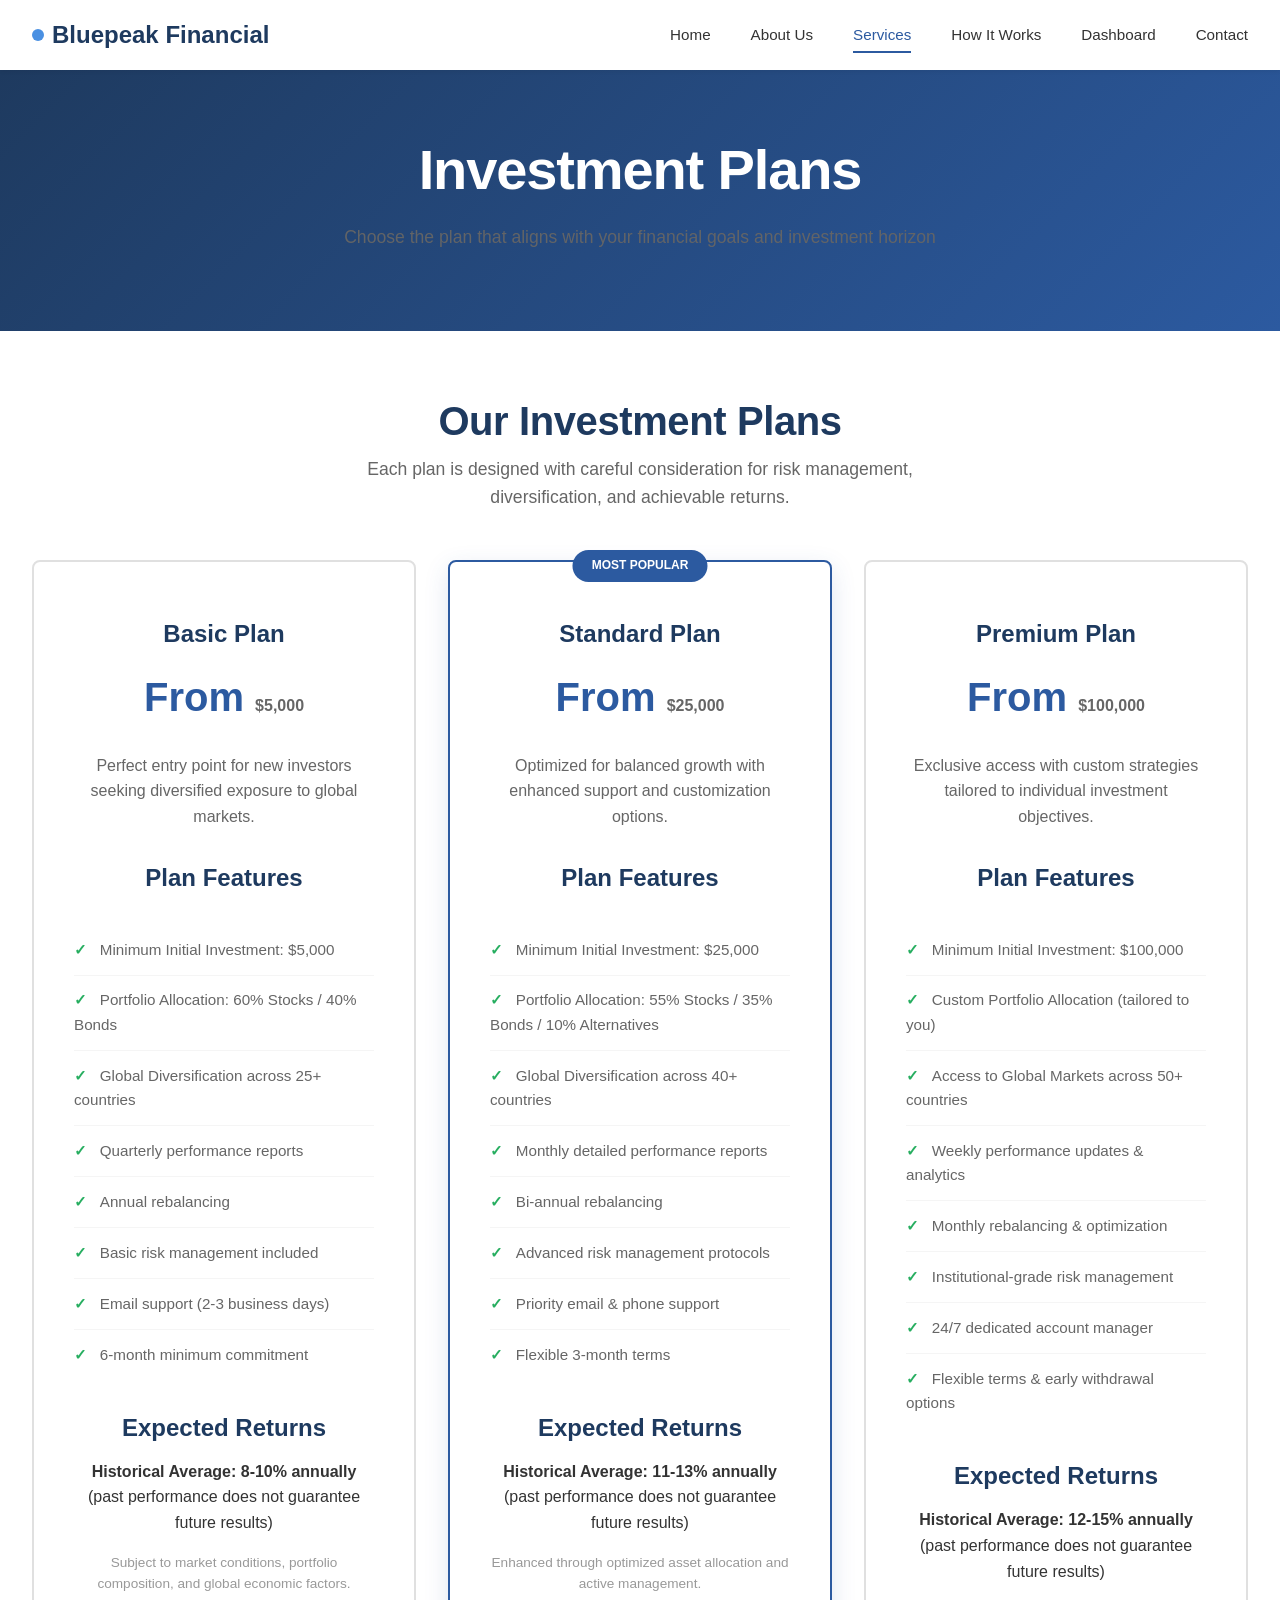
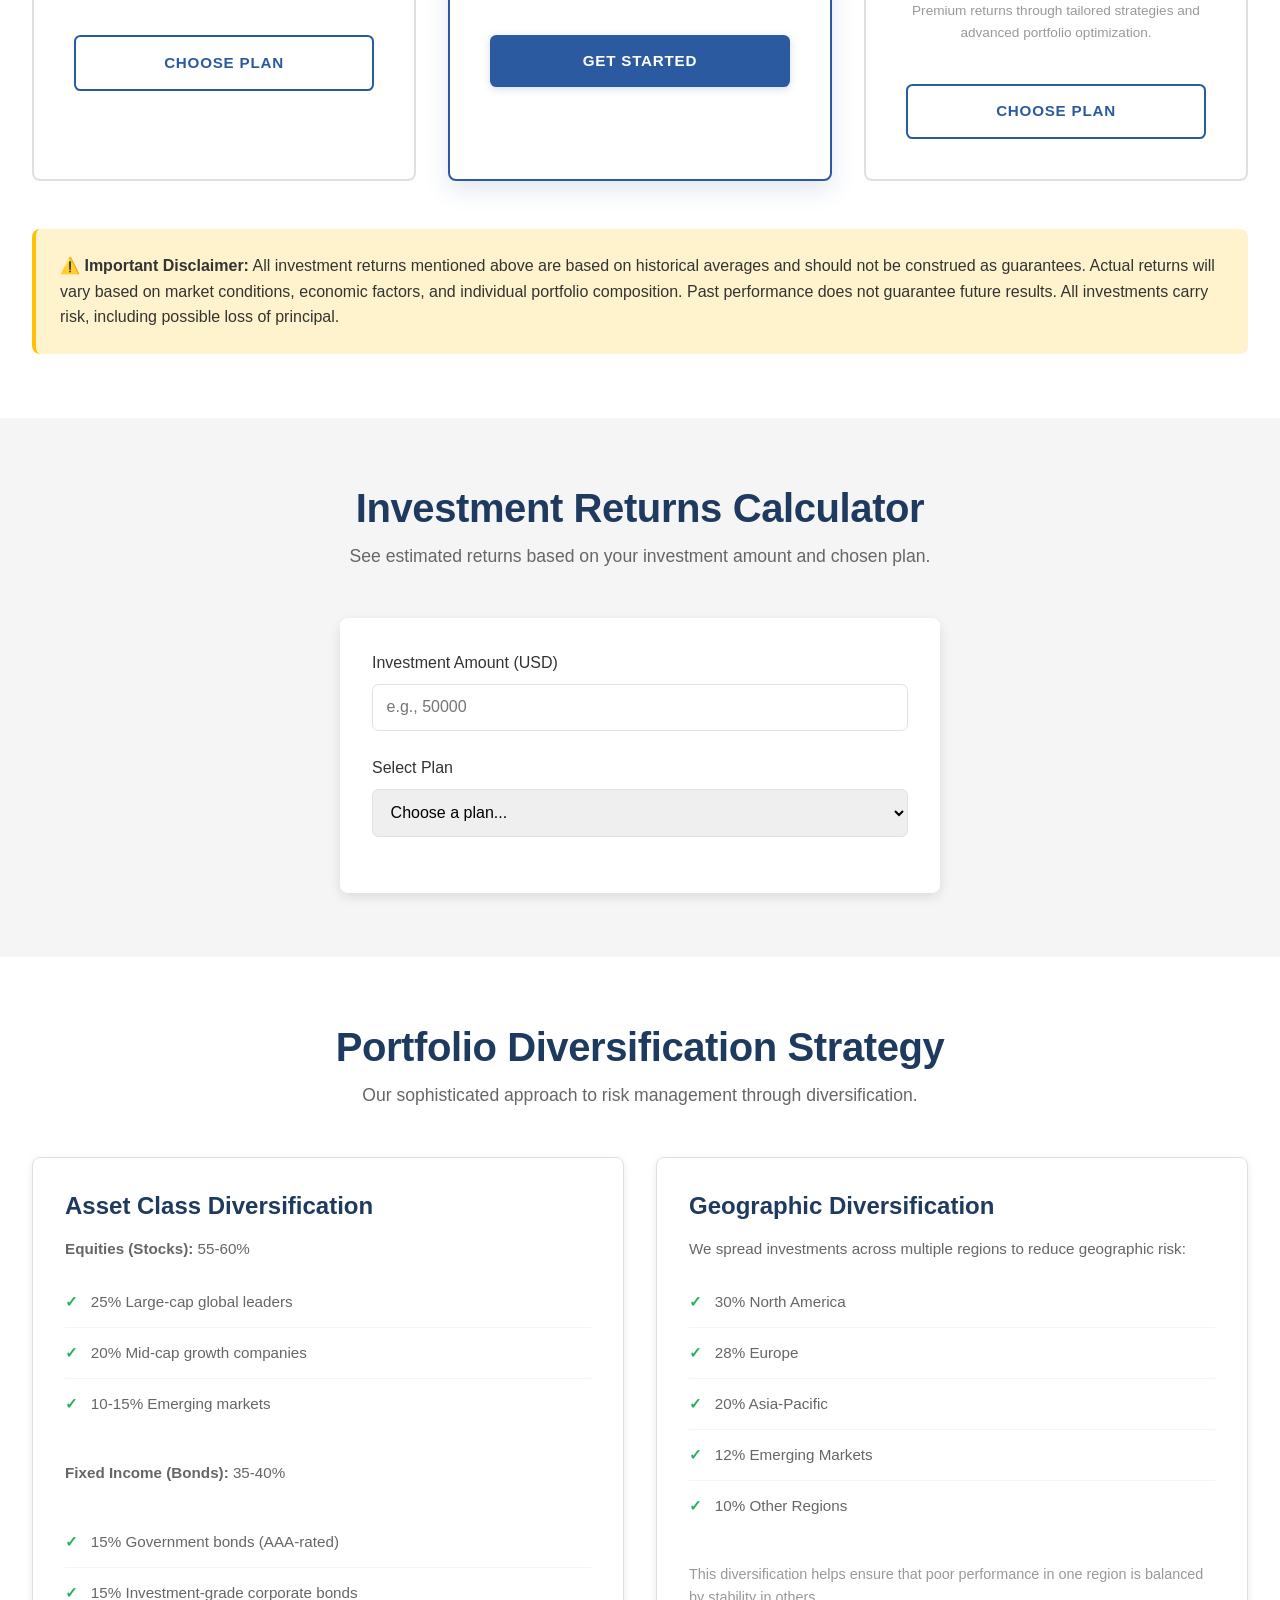
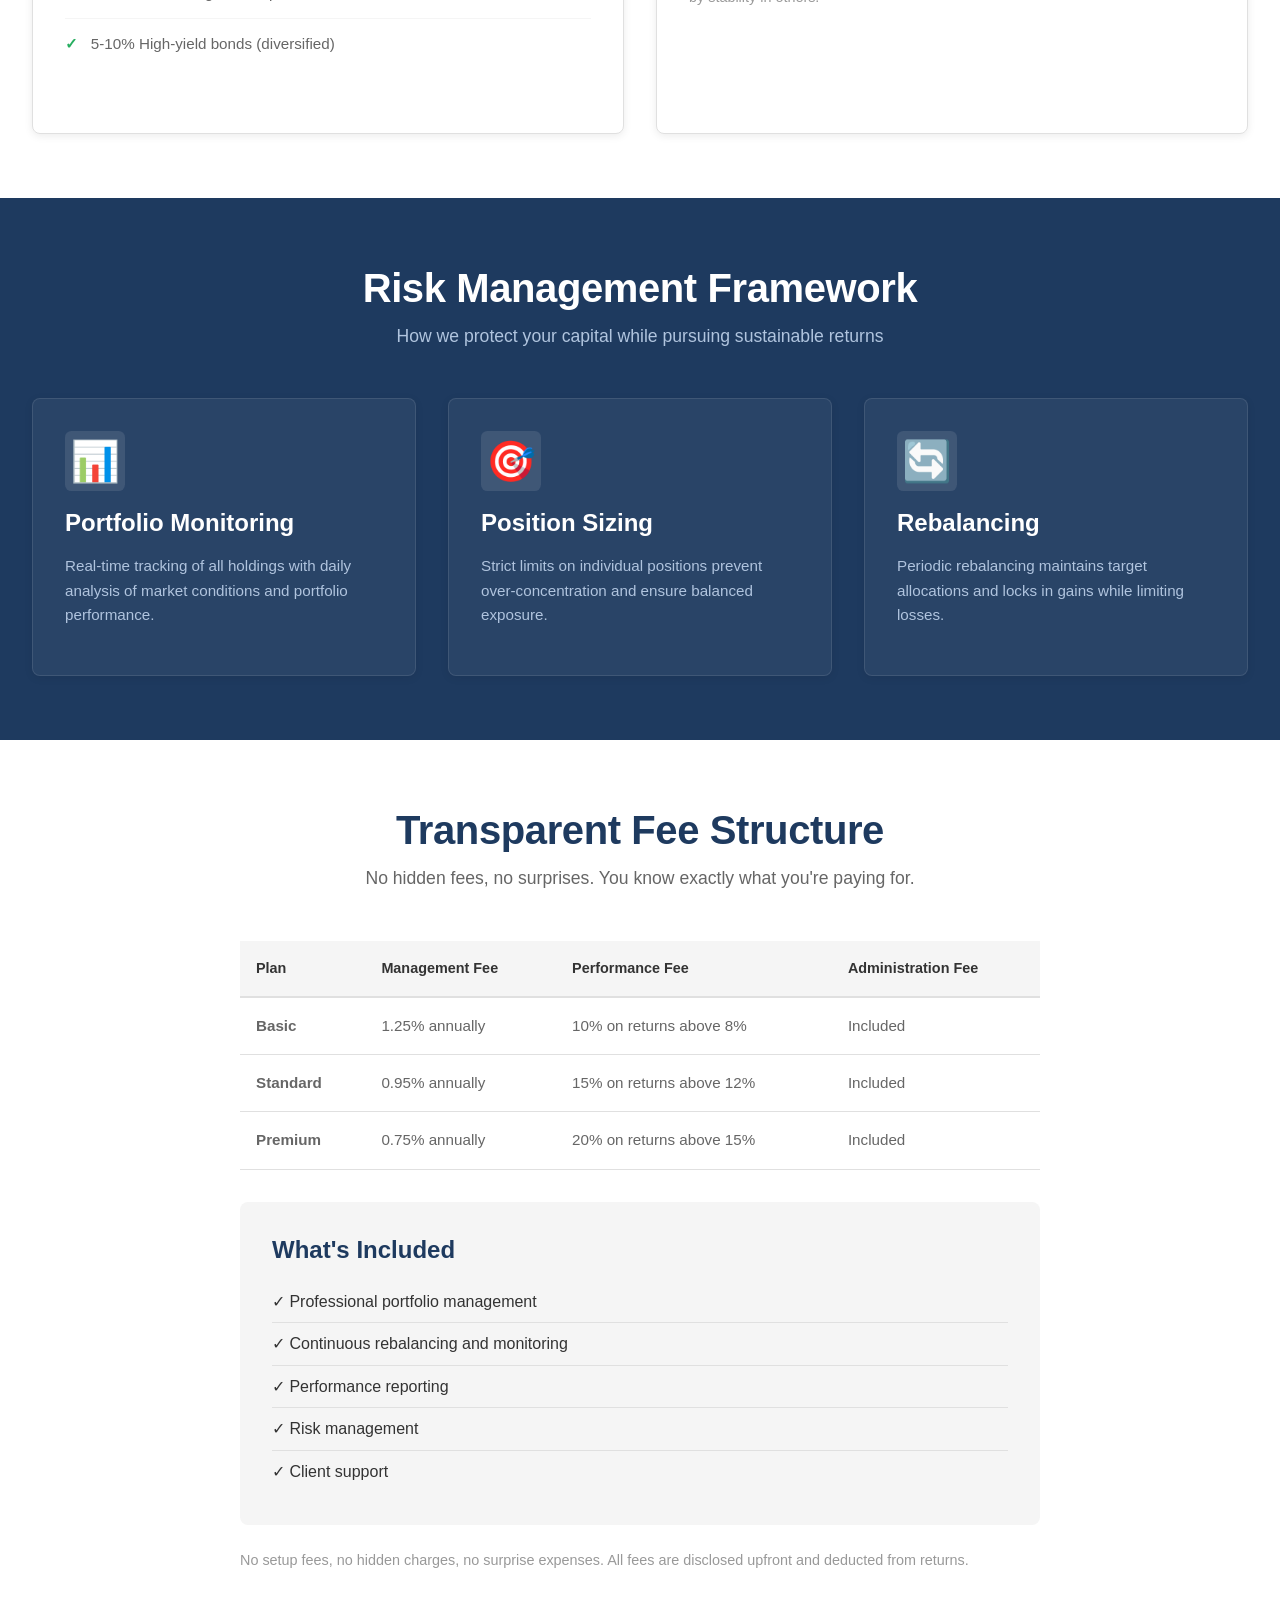
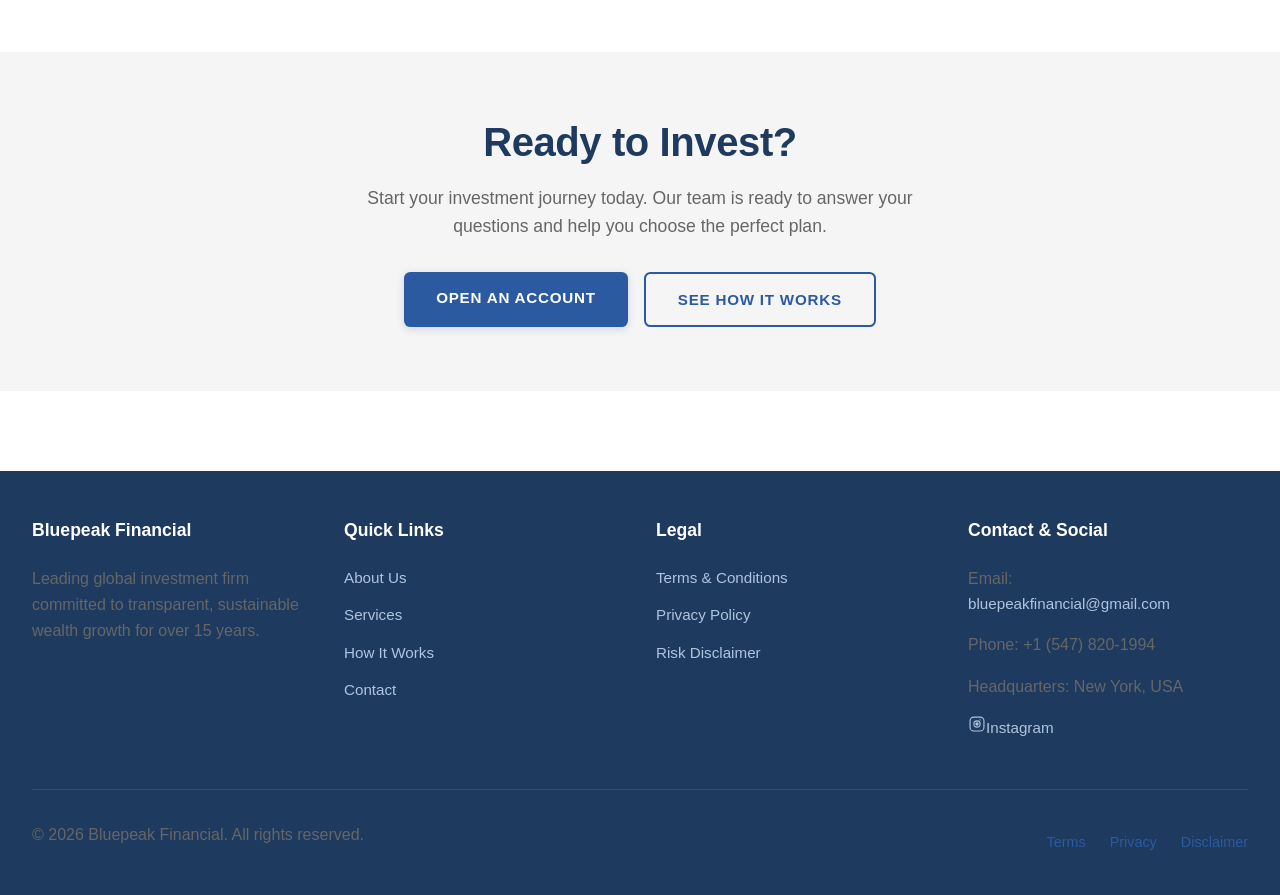
<file: services.html>
<!DOCTYPE html>
<html lang="en">
<head>
  <meta charset="UTF-8">
  <meta name="viewport" content="width=device-width, initial-scale=1.0">
  <title>Investment Plans - Bluepeak Financial</title>
  <meta name="description" content="Explore our professionally managed investment plans designed for every investor level—Basic, Standard, and Premium options.">
  <link rel="stylesheet" href="styles.css">
  <style>
    .calculator-result {
      background: linear-gradient(135deg, #e8f1f7, #f0f8ff);
      padding: 1.5rem;
      border-radius: 0.5rem;
      border-left: 4px solid #2c5aa0;
    }
    .calculator-result h4 {
      color: #1e3a5f;
      margin-bottom: 1rem;
    }
    .calculator-result p {
      margin-bottom: 0.5rem;
      color: #333;
    }
    .calculator-result .highlight {
      color: #27ae60;
      font-weight: 700;
      font-size: 1.1rem;
    }
  </style>
</head>
<body>

<!-- Navigation -->
<nav>
  <div class="navbar">
    <div class="navbar-brand">
      Bluepeak Financial
    </div>
    <button class="mobile-toggle">☰</button>
    <ul class="nav-links">
      <li><a href="index.html">Home</a></li>
      <li><a href="about.html">About Us</a></li>
      <li><a href="services.html" class="active">Services</a></li>
      <li><a href="how-it-works.html">How It Works</a></li>
      <li><a href="dashboard.html">Dashboard</a></li>
      <li><a href="contact.html">Contact</a></li>
    </ul>
  </div>
</nav>

<!-- Page Header -->
<section style="background: linear-gradient(135deg, #1e3a5f 0%, #2c5aa0 100%); color: white; padding: 4rem 2rem; text-align: center;">
  <div class="container">
    <h1 style="color: white; margin-bottom: 1rem;">Investment Plans</h1>
    <p style="font-size: 1.1rem; opacity: 0.95;">Choose the plan that aligns with your financial goals and investment horizon</p>
  </div>
</section>

<!-- Plans Comparison -->
<section class="section">
  <div class="container">
    <div class="section-title">
      <h2>Our Investment Plans</h2>
      <p>Each plan is designed with careful consideration for risk management, diversification, and achievable returns.</p>
    </div>

    <div class="grid grid-3">
      <!-- Basic Plan -->
      <div class="plan-card">
        <h3 class="plan-name">Basic Plan</h3>
        <div class="plan-price">From <span>$5,000</span></div>
        <p class="plan-description">Perfect entry point for new investors seeking diversified exposure to global markets.</p>
        
        <h4 style="margin-top: 2rem; margin-bottom: 1rem; color: #1e3a5f;">Plan Features</h4>
        <ul class="plan-features">
          <li>Minimum Initial Investment: $5,000</li>
          <li>Portfolio Allocation: 60% Stocks / 40% Bonds</li>
          <li>Global Diversification across 25+ countries</li>
          <li>Quarterly performance reports</li>
          <li>Annual rebalancing</li>
          <li>Basic risk management included</li>
          <li>Email support (2-3 business days)</li>
          <li>6-month minimum commitment</li>
        </ul>

        <h4 style="margin-top: 2rem; margin-bottom: 1rem; color: #1e3a5f;">Expected Returns</h4>
        <p style="color: #333; margin-bottom: 1rem;">
          <strong>Historical Average: 8-10% annually</strong> (past performance does not guarantee future results)
        </p>
        <p style="font-size: 0.85rem; color: #999;">
          Subject to market conditions, portfolio composition, and global economic factors.
        </p>

        <a href="contact.html" class="btn btn-secondary" style="width: 100%; margin-top: 1.5rem;">Choose Plan</a>
      </div>

      <!-- Standard Plan -->
      <div class="plan-card featured">
        <div class="plan-badge">Most Popular</div>
        <h3 class="plan-name">Standard Plan</h3>
        <div class="plan-price">From <span>$25,000</span></div>
        <p class="plan-description">Optimized for balanced growth with enhanced support and customization options.</p>
        
        <h4 style="margin-top: 2rem; margin-bottom: 1rem; color: #1e3a5f;">Plan Features</h4>
        <ul class="plan-features">
          <li>Minimum Initial Investment: $25,000</li>
          <li>Portfolio Allocation: 55% Stocks / 35% Bonds / 10% Alternatives</li>
          <li>Global Diversification across 40+ countries</li>
          <li>Monthly detailed performance reports</li>
          <li>Bi-annual rebalancing</li>
          <li>Advanced risk management protocols</li>
          <li>Priority email & phone support</li>
          <li>Flexible 3-month terms</li>
        </ul>

        <h4 style="margin-top: 2rem; margin-bottom: 1rem; color: #1e3a5f;">Expected Returns</h4>
        <p style="color: #333; margin-bottom: 1rem;">
          <strong>Historical Average: 11-13% annually</strong> (past performance does not guarantee future results)
        </p>
        <p style="font-size: 0.85rem; color: #999;">
          Enhanced through optimized asset allocation and active management.
        </p>

        <a href="contact.html" class="btn btn-primary" style="width: 100%; margin-top: 1.5rem;">Get Started</a>
      </div>

      <!-- Premium Plan -->
      <div class="plan-card">
        <h3 class="plan-name">Premium Plan</h3>
        <div class="plan-price">From <span>$100,000</span></div>
        <p class="plan-description">Exclusive access with custom strategies tailored to individual investment objectives.</p>
        
        <h4 style="margin-top: 2rem; margin-bottom: 1rem; color: #1e3a5f;">Plan Features</h4>
        <ul class="plan-features">
          <li>Minimum Initial Investment: $100,000</li>
          <li>Custom Portfolio Allocation (tailored to you)</li>
          <li>Access to Global Markets across 50+ countries</li>
          <li>Weekly performance updates & analytics</li>
          <li>Monthly rebalancing & optimization</li>
          <li>Institutional-grade risk management</li>
          <li>24/7 dedicated account manager</li>
          <li>Flexible terms & early withdrawal options</li>
        </ul>

        <h4 style="margin-top: 2rem; margin-bottom: 1rem; color: #1e3a5f;">Expected Returns</h4>
        <p style="color: #333; margin-bottom: 1rem;">
          <strong>Historical Average: 12-15% annually</strong> (past performance does not guarantee future results)
        </p>
        <p style="font-size: 0.85rem; color: #999;">
          Premium returns through tailored strategies and advanced portfolio optimization.
        </p>

        <a href="contact.html" class="btn btn-secondary" style="width: 100%; margin-top: 1.5rem;">Choose Plan</a>
      </div>
    </div>

    <div style="background: #fff3cd; padding: 1.5rem; border-radius: 0.5rem; margin-top: 3rem; border-left: 4px solid #ffc107;">
      <p style="color: #333; margin: 0;">
        <strong>⚠️ Important Disclaimer:</strong> All investment returns mentioned above are based on historical averages and should not be construed as guarantees. Actual returns will vary based on market conditions, economic factors, and individual portfolio composition. Past performance does not guarantee future results. All investments carry risk, including possible loss of principal.
      </p>
    </div>
  </div>
</section>

<!-- Investment Returns Calculator -->
<section class="section section-light">
  <div class="container">
    <div class="section-title">
      <h2>Investment Returns Calculator</h2>
      <p>See estimated returns based on your investment amount and chosen plan.</p>
    </div>

    <div style="max-width: 600px; margin: 0 auto; background: white; padding: 2rem; border-radius: 0.5rem; box-shadow: 0 4px 12px rgba(0,0,0,0.1);">
      <div class="form-group">
        <label for="investment-amount">Investment Amount (USD)</label>
        <input type="number" id="investment-amount" placeholder="e.g., 50000" min="5000" step="1000">
      </div>

      <div class="form-group">
        <label for="plan-select">Select Plan</label>
        <select id="plan-select">
          <option value="">Choose a plan...</option>
          <option value="basic">Basic Plan ($5,000+)</option>
          <option value="standard">Standard Plan ($25,000+)</option>
          <option value="premium">Premium Plan ($100,000+)</option>
        </select>
      </div>

      <div id="calculator-result"></div>
    </div>
  </div>
</section>

<!-- Portfolio Details -->
<section class="section">
  <div class="container">
    <div class="section-title">
      <h2>Portfolio Diversification Strategy</h2>
      <p>Our sophisticated approach to risk management through diversification.</p>
    </div>

    <div class="grid grid-2">
      <div class="card">
        <h4>Asset Class Diversification</h4>
        <p><strong>Equities (Stocks):</strong> 55-60%</p>
        <ul class="plan-features" style="background: none; margin-top: 0.5rem;">
          <li>25% Large-cap global leaders</li>
          <li>20% Mid-cap growth companies</li>
          <li>10-15% Emerging markets</li>
        </ul>

        <p style="margin-top: 1.5rem; margin-bottom: 0.5rem;"><strong>Fixed Income (Bonds):</strong> 35-40%</p>
        <ul class="plan-features" style="background: none;">
          <li>15% Government bonds (AAA-rated)</li>
          <li>15% Investment-grade corporate bonds</li>
          <li>5-10% High-yield bonds (diversified)</li>
        </ul>
      </div>

      <div class="card">
        <h4>Geographic Diversification</h4>
        <p>We spread investments across multiple regions to reduce geographic risk:</p>
        <ul class="plan-features" style="background: none; margin-top: 1rem;">
          <li>30% North America</li>
          <li>28% Europe</li>
          <li>20% Asia-Pacific</li>
          <li>12% Emerging Markets</li>
          <li>10% Other Regions</li>
        </ul>

        <p style="margin-top: 1.5rem; color: #999; font-size: 0.9rem;">
          This diversification helps ensure that poor performance in one region is balanced by stability in others.
        </p>
      </div>
    </div>
  </div>
</section>

<!-- Risk Management Framework -->
<section class="section section-dark">
  <div class="container">
    <div class="section-title">
      <h2 style="color: white;">Risk Management Framework</h2>
      <p style="color: #b0c4de;">How we protect your capital while pursuing sustainable returns</p>
    </div>

    <div class="grid grid-3">
      <div class="card" style="background: rgba(255,255,255,0.05); border: 1px solid rgba(255,255,255,0.1);">
        <div class="card-icon" style="background: rgba(255,255,255,0.1); color: white;">📊</div>
        <h4 style="color: white;">Portfolio Monitoring</h4>
        <p style="color: #b0c4de;">
          Real-time tracking of all holdings with daily analysis of market conditions and portfolio performance.
        </p>
      </div>

      <div class="card" style="background: rgba(255,255,255,0.05); border: 1px solid rgba(255,255,255,0.1);">
        <div class="card-icon" style="background: rgba(255,255,255,0.1); color: white;">🎯</div>
        <h4 style="color: white;">Position Sizing</h4>
        <p style="color: #b0c4de;">
          Strict limits on individual positions prevent over-concentration and ensure balanced exposure.
        </p>
      </div>

      <div class="card" style="background: rgba(255,255,255,0.05); border: 1px solid rgba(255,255,255,0.1);">
        <div class="card-icon" style="background: rgba(255,255,255,0.1); color: white;">🔄</div>
        <h4 style="color: white;">Rebalancing</h4>
        <p style="color: #b0c4de;">
          Periodic rebalancing maintains target allocations and locks in gains while limiting losses.
        </p>
      </div>
    </div>
  </div>
</section>

<!-- Fee Structure -->
<section class="section">
  <div class="container">
    <div class="section-title">
      <h2>Transparent Fee Structure</h2>
      <p>No hidden fees, no surprises. You know exactly what you're paying for.</p>
    </div>

    <div style="max-width: 800px; margin: 0 auto;">
      <table>
        <thead>
          <tr>
            <th>Plan</th>
            <th>Management Fee</th>
            <th>Performance Fee</th>
            <th>Administration Fee</th>
          </tr>
        </thead>
        <tbody>
          <tr>
            <td><strong>Basic</strong></td>
            <td>1.25% annually</td>
            <td>10% on returns above 8%</td>
            <td>Included</td>
          </tr>
          <tr>
            <td><strong>Standard</strong></td>
            <td>0.95% annually</td>
            <td>15% on returns above 12%</td>
            <td>Included</td>
          </tr>
          <tr>
            <td><strong>Premium</strong></td>
            <td>0.75% annually</td>
            <td>20% on returns above 15%</td>
            <td>Included</td>
          </tr>
        </tbody>
      </table>

      <div style="background: #f5f5f5; padding: 2rem; border-radius: 0.5rem; margin-top: 2rem;">
        <h4 style="margin-bottom: 1rem;">What's Included</h4>
        <ul style="list-style: none; padding: 0;">
          <li style="padding: 0.5rem 0; border-bottom: 1px solid #e0e0e0;">✓ Professional portfolio management</li>
          <li style="padding: 0.5rem 0; border-bottom: 1px solid #e0e0e0;">✓ Continuous rebalancing and monitoring</li>
          <li style="padding: 0.5rem 0; border-bottom: 1px solid #e0e0e0;">✓ Performance reporting</li>
          <li style="padding: 0.5rem 0; border-bottom: 1px solid #e0e0e0;">✓ Risk management</li>
          <li style="padding: 0.5rem 0;">✓ Client support</li>
        </ul>
      </div>

      <p style="margin-top: 1.5rem; color: #999; font-size: 0.9rem;">
        No setup fees, no hidden charges, no surprise expenses. All fees are disclosed upfront and deducted from returns.
      </p>
    </div>
  </div>
</section>

<!-- CTA -->
<section class="section section-light">
  <div class="container text-center">
    <h2>Ready to Invest?</h2>
    <p style="max-width: 600px; margin: 0 auto 2rem; font-size: 1.1rem;">
      Start your investment journey today. Our team is ready to answer your questions and help you choose the perfect plan.
    </p>
    <div class="btn-group" style="justify-content: center;">
      <a href="contact.html" class="btn btn-primary">Open an Account</a>
      <a href="how-it-works.html" class="btn btn-secondary">See How It Works</a>
    </div>
  </div>
</section>

<!-- Footer -->
<footer>
  <div class="footer-content">
    <div class="footer-section">
      <h4>Bluepeak Financial</h4>
      <p>Leading global investment firm committed to transparent, sustainable wealth growth for over 15 years.</p>
    </div>

    <div class="footer-section">
      <h4>Quick Links</h4>
      <a href="about.html">About Us</a>
      <a href="services.html">Services</a>
      <a href="how-it-works.html">How It Works</a>
      <a href="contact.html">Contact</a>
    </div>

    <div class="footer-section">
      <h4>Legal</h4>
      <a href="terms.html">Terms & Conditions</a>
      <a href="privacy.html">Privacy Policy</a>
      <a href="disclaimer.html">Risk Disclaimer</a>
    </div>

    <div class="footer-section">
      <h4>Contact & Social</h4>
      <p>Email: <a href="mailto:bluepeakfinancial@gmail.com" style="color: #b0c4de;">bluepeakfinancial@gmail.com</a></p>
      <p>Phone: +1 (547) 820-1994</p>
      <p>Headquarters: New York, USA</p>
      <p style="margin-top: 1rem;"><a class="social-link" href="https://www.instagram.com/hr_bluepeak_financial?igsh=dHZtcnczdm5lZWN0" target="_blank" rel="noopener noreferrer"><svg class="social-icon" viewBox="0 0 24 24" xmlns="http://www.w3.org/2000/svg" aria-hidden="true"><path d="M7.75 2h8.5A5.75 5.75 0 0 1 22 7.75v8.5A5.75 5.75 0 0 1 16.25 22h-8.5A5.75 5.75 0 0 1 2 16.25v-8.5A5.75 5.75 0 0 1 7.75 2Zm0 1.5A4.25 4.25 0 0 0 3.5 7.75v8.5A4.25 4.25 0 0 0 7.75 20.5h8.5A4.25 4.25 0 0 0 20.5 16.25v-8.5A4.25 4.25 0 0 0 16.25 3.5h-8.5Zm8.365 2.15a.9.90 0 1 1 0 1.8.90.90 0 0 1 0-1.8ZM12 7.05a4.95 4.95 0 1 1 0 9.9 4.95 4.95 0 0 1 0-9.9Zm0 1.5a3.45 3.45 0 1 0 0 6.9 3.45 3.45 0 0 0 0-6.9Zm0 1.2a2.25 2.25 0 1 1 0 4.5 2.25 2.25 0 0 1 0-4.5Z"/></svg>Instagram</a></p>
    </div>
  </div>

  <div class="footer-bottom">
    <p>&copy; <span class="current-year">2024</span> Bluepeak Financial. All rights reserved.</p>
    <div class="footer-links">
      <a href="terms.html">Terms</a>
      <a href="privacy.html">Privacy</a>
      <a href="disclaimer.html">Disclaimer</a>
    </div>
  </div>
</footer>

<script src="script.js"></script>
</body>
</html>
</file>
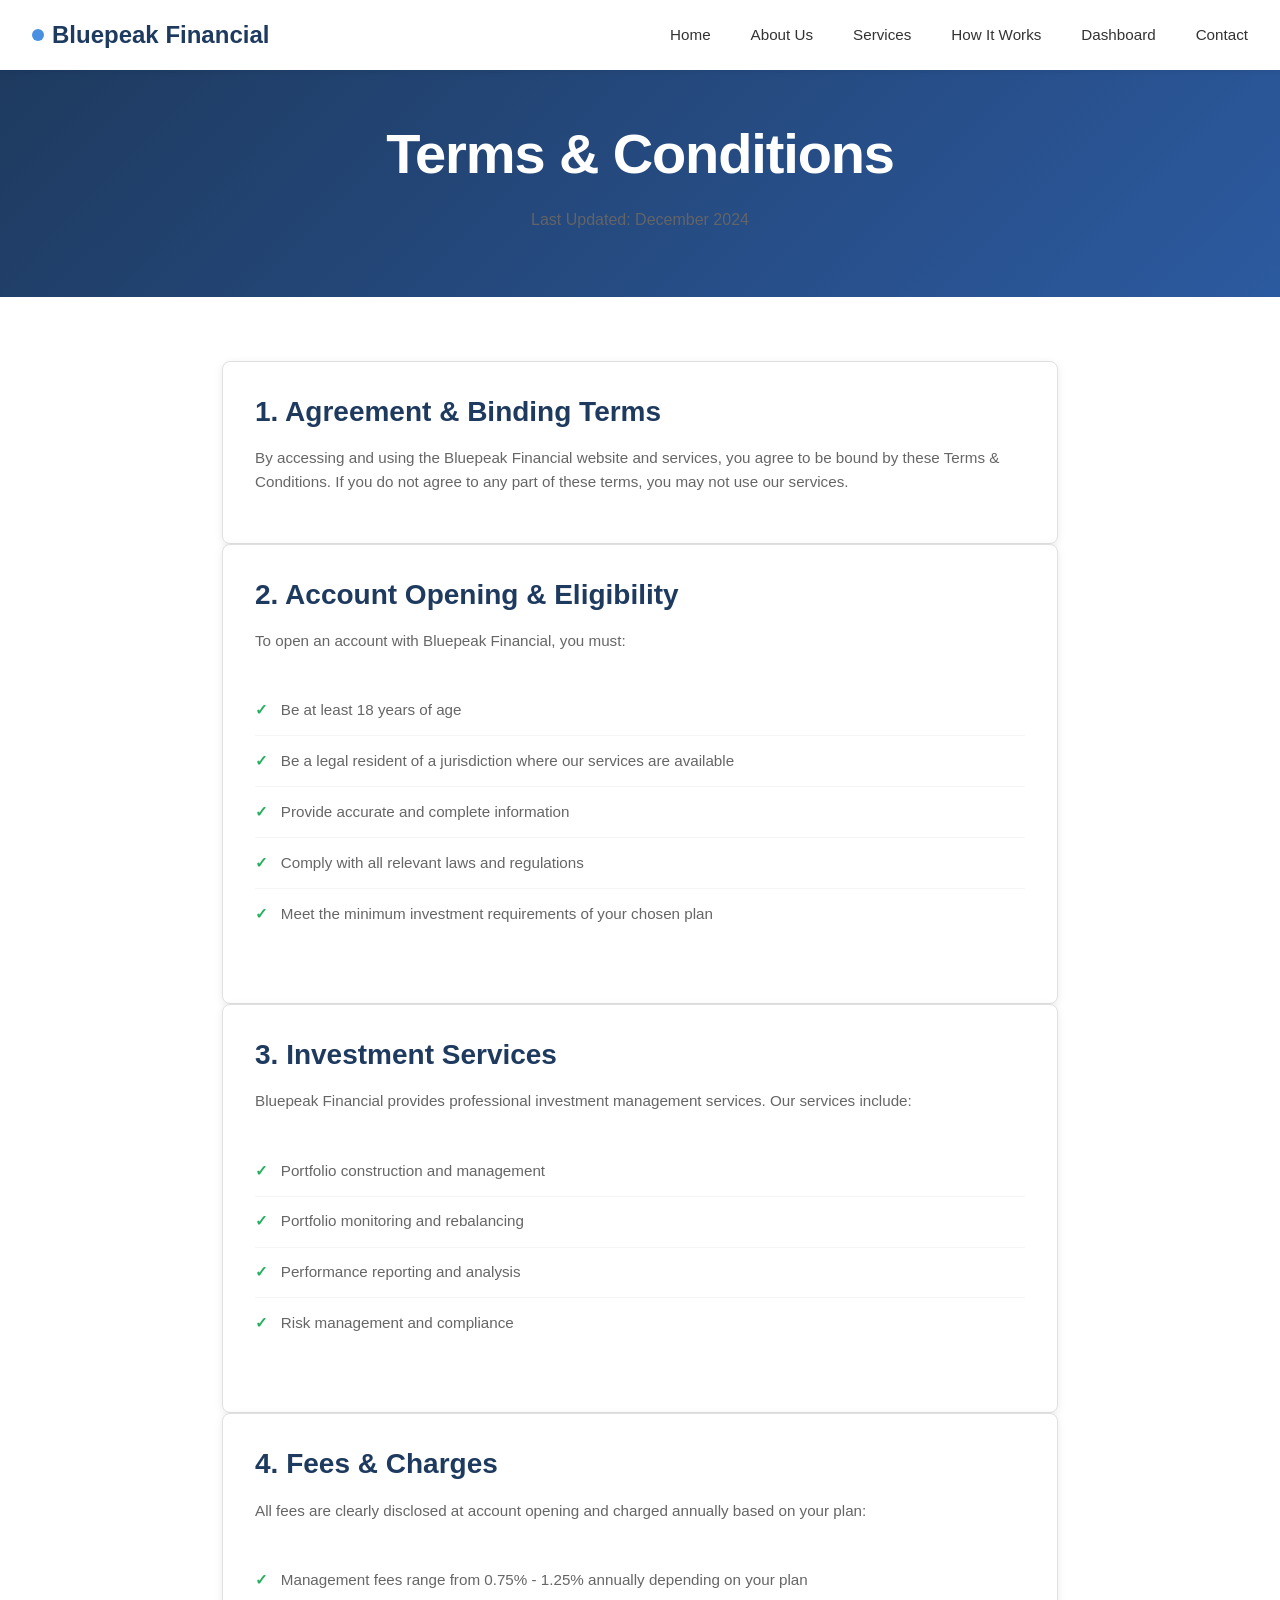
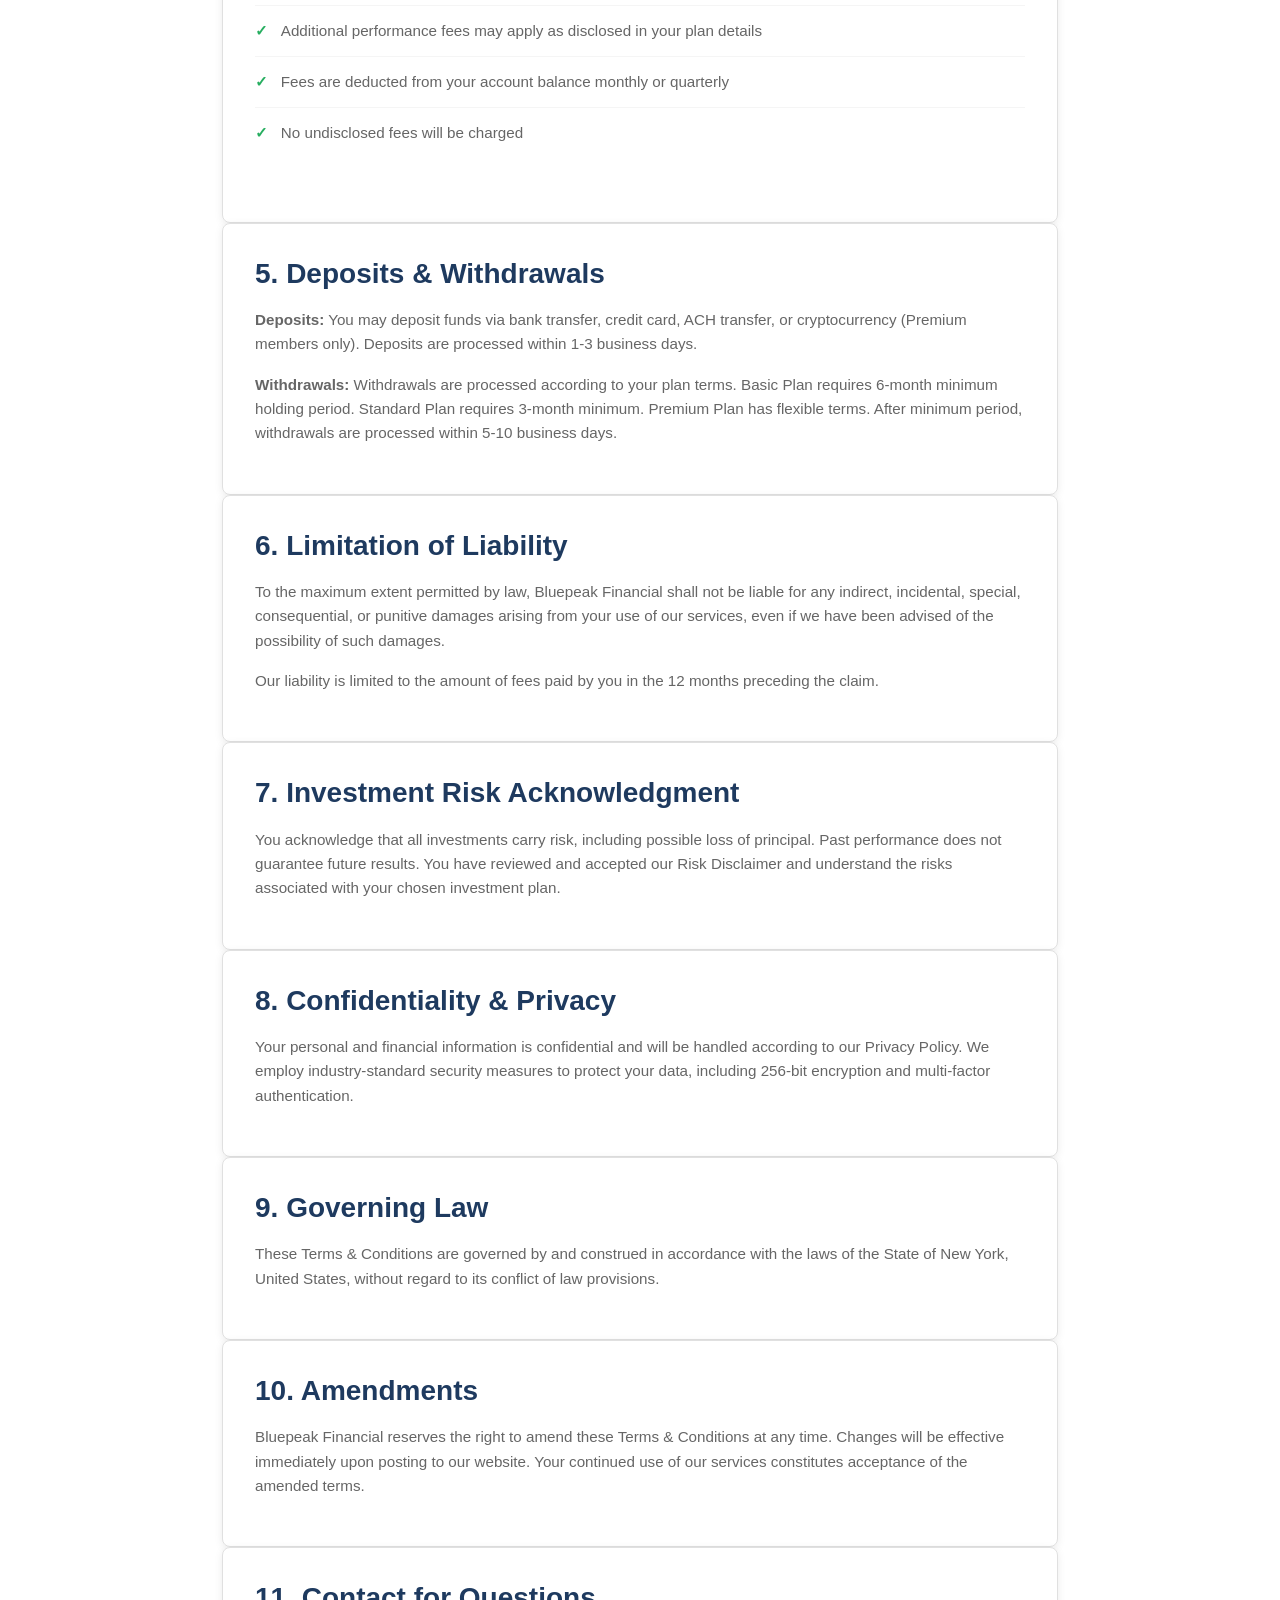
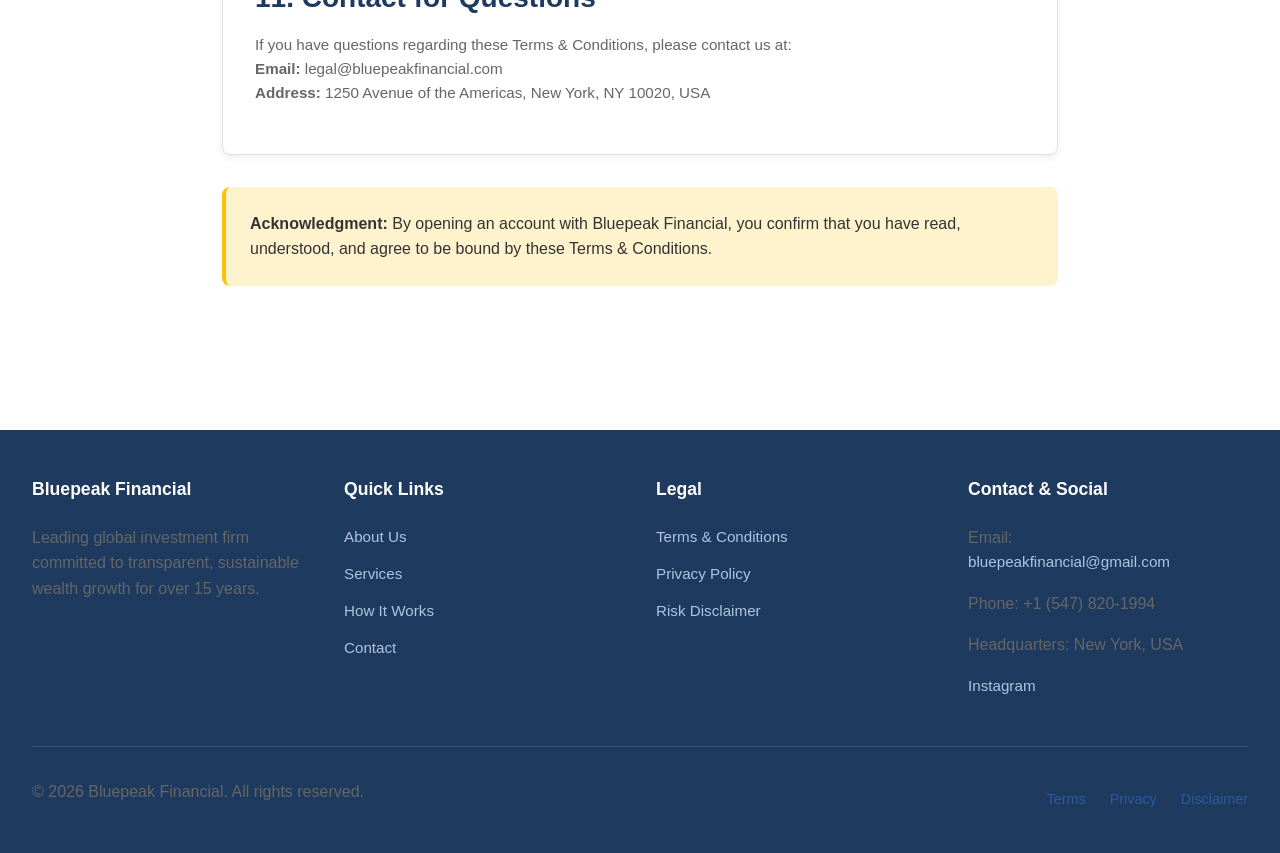
<file: terms.html>
<!DOCTYPE html>
<html lang="en">
<head>
  <meta charset="UTF-8">
  <meta name="viewport" content="width=device-width, initial-scale=1.0">
  <title>Terms & Conditions - Bluepeak Financial</title>
  <link rel="stylesheet" href="styles.css">
</head>
<body>

<!-- Navigation -->
<nav>
  <div class="navbar">
    <div class="navbar-brand">
      Bluepeak Financial
    </div>
    <button class="mobile-toggle">☰</button>
    <ul class="nav-links">
      <li><a href="index.html">Home</a></li>
      <li><a href="about.html">About Us</a></li>
      <li><a href="services.html">Services</a></li>
      <li><a href="how-it-works.html">How It Works</a></li>
      <li><a href="dashboard.html">Dashboard</a></li>
      <li><a href="contact.html">Contact</a></li>
    </ul>
  </div>
</nav>

<!-- Page Header -->
<section style="background: linear-gradient(135deg, #1e3a5f 0%, #2c5aa0 100%); color: white; padding: 3rem 2rem; text-align: center;">
  <div class="container">
    <h1 style="color: white; margin-bottom: 1rem;">Terms & Conditions</h1>
    <p style="opacity: 0.95;">Last Updated: December 2024</p>
  </div>
</section>

<!-- Content -->
<section class="section">
  <div class="container" style="max-width: 900px;">
    <div class="card">
      <h3>1. Agreement & Binding Terms</h3>
      <p>
        By accessing and using the Bluepeak Financial website and services, you agree to be bound by these Terms & Conditions. If you do not agree to any part of these terms, you may not use our services.
      </p>
    </div>

    <div class="card">
      <h3>2. Account Opening & Eligibility</h3>
      <p>
        To open an account with Bluepeak Financial, you must:
      </p>
      <ul class="plan-features" style="background: none;">
        <li>Be at least 18 years of age</li>
        <li>Be a legal resident of a jurisdiction where our services are available</li>
        <li>Provide accurate and complete information</li>
        <li>Comply with all relevant laws and regulations</li>
        <li>Meet the minimum investment requirements of your chosen plan</li>
      </ul>
    </div>

    <div class="card">
      <h3>3. Investment Services</h3>
      <p>
        Bluepeak Financial provides professional investment management services. Our services include:
      </p>
      <ul class="plan-features" style="background: none;">
        <li>Portfolio construction and management</li>
        <li>Portfolio monitoring and rebalancing</li>
        <li>Performance reporting and analysis</li>
        <li>Risk management and compliance</li>
      </ul>
    </div>

    <div class="card">
      <h3>4. Fees & Charges</h3>
      <p>
        All fees are clearly disclosed at account opening and charged annually based on your plan:
      </p>
      <ul class="plan-features" style="background: none;">
        <li>Management fees range from 0.75% - 1.25% annually depending on your plan</li>
        <li>Additional performance fees may apply as disclosed in your plan details</li>
        <li>Fees are deducted from your account balance monthly or quarterly</li>
        <li>No undisclosed fees will be charged</li>
      </ul>
    </div>

    <div class="card">
      <h3>5. Deposits & Withdrawals</h3>
      <p>
        <strong>Deposits:</strong> You may deposit funds via bank transfer, credit card, ACH transfer, or cryptocurrency (Premium members only). Deposits are processed within 1-3 business days.
      </p>
      <p style="margin-top: 1rem;">
        <strong>Withdrawals:</strong> Withdrawals are processed according to your plan terms. Basic Plan requires 6-month minimum holding period. Standard Plan requires 3-month minimum. Premium Plan has flexible terms. After minimum period, withdrawals are processed within 5-10 business days.
      </p>
    </div>

    <div class="card">
      <h3>6. Limitation of Liability</h3>
      <p>
        To the maximum extent permitted by law, Bluepeak Financial shall not be liable for any indirect, incidental, special, consequential, or punitive damages arising from your use of our services, even if we have been advised of the possibility of such damages.
      </p>
      <p style="margin-top: 1rem;">
        Our liability is limited to the amount of fees paid by you in the 12 months preceding the claim.
      </p>
    </div>

    <div class="card">
      <h3>7. Investment Risk Acknowledgment</h3>
      <p>
        You acknowledge that all investments carry risk, including possible loss of principal. Past performance does not guarantee future results. You have reviewed and accepted our Risk Disclaimer and understand the risks associated with your chosen investment plan.
      </p>
    </div>

    <div class="card">
      <h3>8. Confidentiality & Privacy</h3>
      <p>
        Your personal and financial information is confidential and will be handled according to our Privacy Policy. We employ industry-standard security measures to protect your data, including 256-bit encryption and multi-factor authentication.
      </p>
    </div>

    <div class="card">
      <h3>9. Governing Law</h3>
      <p>
        These Terms & Conditions are governed by and construed in accordance with the laws of the State of New York, United States, without regard to its conflict of law provisions.
      </p>
    </div>

    <div class="card">
      <h3>10. Amendments</h3>
      <p>
        Bluepeak Financial reserves the right to amend these Terms & Conditions at any time. Changes will be effective immediately upon posting to our website. Your continued use of our services constitutes acceptance of the amended terms.
      </p>
    </div>

    <div class="card">
      <h3>11. Contact for Questions</h3>
      <p>
        If you have questions regarding these Terms & Conditions, please contact us at:<br>
        <strong>Email:</strong> legal@bluepeakfinancial.com<br>
        <strong>Address:</strong> 1250 Avenue of the Americas, New York, NY 10020, USA
      </p>
    </div>

    <div style="background: #fff3cd; padding: 1.5rem; border-radius: 0.5rem; border-left: 4px solid #ffc107; margin-top: 2rem;">
      <p style="color: #333; margin: 0;">
        <strong>Acknowledgment:</strong> By opening an account with Bluepeak Financial, you confirm that you have read, understood, and agree to be bound by these Terms & Conditions.
      </p>
    </div>
  </div>
</section>

<!-- Footer -->
<footer>
  <div class="footer-content">
    <div class="footer-section">
      <h4>Bluepeak Financial</h4>
      <p>Leading global investment firm committed to transparent, sustainable wealth growth for over 15 years.</p>
    </div>

    <div class="footer-section">
      <h4>Quick Links</h4>
      <a href="about.html">About Us</a>
      <a href="services.html">Services</a>
      <a href="how-it-works.html">How It Works</a>
      <a href="contact.html">Contact</a>
    </div>

    <div class="footer-section">
      <h4>Legal</h4>
      <a href="terms.html">Terms & Conditions</a>
      <a href="privacy.html">Privacy Policy</a>
      <a href="disclaimer.html">Risk Disclaimer</a>
    </div>

    <div class="footer-section">
      <h4>Contact & Social</h4>
      <p>Email: <a href="mailto:bluepeakfinancial@gmail.com" style="color: #b0c4de;">bluepeakfinancial@gmail.com</a></p>
      <p>Phone: +1 (547) 820-1994</p>
      <p>Headquarters: New York, USA</p>
      <p style="margin-top: 1rem;"><a href="https://www.instagram.com/hr_bluepeak_financial?igsh=dHZtcnczdm5lZWN0" target="_blank" style="color: #b0c4de;">Instagram</a></p>
    </div>
  </div>

  <div class="footer-bottom">
    <p>&copy; <span class="current-year">2024</span> Bluepeak Financial. All rights reserved.</p>
    <div class="footer-links">
      <a href="terms.html">Terms</a>
      <a href="privacy.html">Privacy</a>
      <a href="disclaimer.html">Disclaimer</a>
    </div>
  </div>
</footer>

<script src="script.js"></script>
</body>
</html>
</file>
<file: styles.css>
/* ============================================
   BLUEPEAK FINANCIAL - Professional CSS
   ============================================ */

:root {
  --primary-blue: #1e3a5f;
  --secondary-blue: #2c5aa0;
  --accent-blue: #4a90e2;
  --light-blue: #e8f1f7;
  --dark-gray: #333333;
  --medium-gray: #666666;
  --light-gray: #f5f5f5;
  --silver: #c0c0c0;
  --white: #ffffff;
  --success-green: #27ae60;
  --warning-orange: #e67e22;
  --error-red: #e74c3c;
  --border-color: #e0e0e0;
  --transition: all 0.3s ease;
}

* {
  margin: 0;
  padding: 0;
  box-sizing: border-box;
}

html {
  scroll-behavior: smooth;
}

body {
  font-family: -apple-system, BlinkMacSystemFont, 'Segoe UI', 'Inter', 'Poppins', 'Helvetica Neue', sans-serif;
  color: var(--dark-gray);
  background-color: var(--white);
  line-height: 1.6;
}

/* ============================================
   TYPOGRAPHY
   ============================================ */

h1, h2, h3, h4, h5, h6 {
  font-weight: 700;
  color: var(--primary-blue);
  margin-bottom: 1rem;
  line-height: 1.3;
}

h1 {
  font-size: 3.5rem;
  letter-spacing: -0.02em;
}

h2 {
  font-size: 2.5rem;
  letter-spacing: -0.01em;
}

h3 {
  font-size: 1.75rem;
}

h4 {
  font-size: 1.5rem;
}

p {
  font-size: 1rem;
  color: var(--medium-gray);
  margin-bottom: 1rem;
}

a {
  color: var(--secondary-blue);
  text-decoration: none;
  transition: var(--transition);
}

a:hover {
  color: var(--accent-blue);
}

/* ============================================
   BUTTONS
   ============================================ */

.btn {
  display: inline-block;
  padding: 0.85rem 2rem;
  font-size: 1rem;
  font-weight: 600;
  border: none;
  border-radius: 0.4rem;
  cursor: pointer;
  text-decoration: none;
  transition: var(--transition);
  text-align: center;
  text-transform: uppercase;
  letter-spacing: 0.05em;
  font-size: 0.95rem;
}

.btn-primary {
  background-color: var(--secondary-blue);
  color: var(--white);
  box-shadow: 0 2px 8px rgba(44, 90, 160, 0.2);
}

.btn-primary:hover {
  background-color: var(--primary-blue);
  box-shadow: 0 4px 12px rgba(44, 90, 160, 0.3);
  transform: translateY(-2px);
}

.btn-secondary {
  background-color: transparent;
  color: var(--secondary-blue);
  border: 2px solid var(--secondary-blue);
}

.btn-secondary:hover {
  background-color: var(--light-blue);
  border-color: var(--primary-blue);
  color: var(--primary-blue);
}

.btn-white {
  background-color: var(--white);
  color: var(--secondary-blue);
  box-shadow: 0 2px 8px rgba(0, 0, 0, 0.1);
}

.btn-white:hover {
  transform: translateY(-2px);
  box-shadow: 0 4px 12px rgba(0, 0, 0, 0.15);
}

.btn-group {
  display: flex;
  gap: 1rem;
  flex-wrap: wrap;
  margin-top: 1.5rem;
}

/* ============================================
   NAVIGATION
   ============================================ */

nav {
  background-color: var(--white);
  box-shadow: 0 2px 4px rgba(0, 0, 0, 0.05);
  position: sticky;
  top: 0;
  z-index: 100;
}

.navbar {
  display: flex;
  justify-content: space-between;
  align-items: center;
  padding: 1rem 2rem;
  max-width: 1400px;
  margin: 0 auto;
}

.navbar-brand {
  font-size: 1.5rem;
  font-weight: 700;
  color: var(--primary-blue);
  display: flex;
  align-items: center;
  gap: 0.5rem;
}

.navbar-brand::before {
  content: '';
  display: inline-block;
  width: 12px;
  height: 12px;
  background-color: var(--accent-blue);
  border-radius: 50%;
}

.nav-links {
  display: flex;
  list-style: none;
  gap: 2.5rem;
  align-items: center;
}

.nav-links a {
  color: var(--dark-gray);
  font-weight: 500;
  font-size: 0.95rem;
  padding: 0.5rem 0;
  border-bottom: 2px solid transparent;
}

.nav-links a:hover {
  color: var(--secondary-blue);
  border-bottom-color: var(--secondary-blue);
}

.nav-links a.active {
  color: var(--secondary-blue);
  border-bottom-color: var(--secondary-blue);
}

.mobile-toggle {
  display: none;
  background: none;
  border: none;
  font-size: 1.5rem;
  cursor: pointer;
  color: var(--primary-blue);
}

/* ============================================
   FOOTER
   ============================================ */

footer {
  background-color: var(--primary-blue);
  color: var(--white);
  padding: 3rem 2rem 2rem;
  margin-top: 5rem;
}

.footer-content {
  max-width: 1400px;
  margin: 0 auto;
  display: grid;
  grid-template-columns: repeat(auto-fit, minmax(250px, 1fr));
  gap: 2rem;
  margin-bottom: 2rem;
}

.footer-section h4 {
  color: var(--white);
  margin-bottom: 1.5rem;
  font-size: 1.1rem;
}

.footer-section a {
  color: #b0c4de;
  display: block;
  margin-bottom: 0.8rem;
  font-size: 0.95rem;
}

.footer-section a:hover {
  color: var(--white);
}

.footer-bottom {
  border-top: 1px solid rgba(255, 255, 255, 0.1);
  padding-top: 2rem;
  display: flex;
  justify-content: space-between;
  align-items: center;
  font-size: 0.9rem;
  color: #b0c4de;
  flex-wrap: wrap;
  gap: 1rem;
}

.social-link {
  display: inline-flex;
  align-items: center;
  gap: 0.35rem;
  color: #b0c4de;
  text-decoration: none;
  font-weight: 500;
}

.social-link:hover {
  color: #fff;
}

.social-icon {
  width: 18px;
  height: 18px;
  fill: currentColor;
}

.footer-links {
  display: flex;
  gap: 1.5rem;
}

/* ============================================
   CONTAINERS & LAYOUTS
   ============================================ */

.container {
  max-width: 1400px;
  margin: 0 auto;
  padding: 0 2rem;
}

.section {
  padding: 4rem 0;
}

.section-light {
  background-color: var(--light-gray);
}

.section-dark {
  background-color: var(--primary-blue);
  color: var(--white);
}

.section-dark h2, .section-dark h3 {
  color: var(--white);
}

.section-title {
  text-align: center;
  margin-bottom: 3rem;
}

.section-title h2 {
  margin-bottom: 0.5rem;
}

.section-title p {
  font-size: 1.1rem;
  color: var(--medium-gray);
  max-width: 600px;
  margin: 0 auto;
}

/* ============================================
   HERO SECTION
   ============================================ */

.hero {
  background: linear-gradient(135deg, var(--primary-blue) 0%, var(--secondary-blue) 100%);
  color: var(--white);
  padding: 8rem 2rem;
  text-align: center;
  position: relative;
  overflow: hidden;
}

.hero::before {
  content: '';
  position: absolute;
  top: 0;
  right: -10%;
  width: 500px;
  height: 500px;
  background: rgba(255, 255, 255, 0.05);
  border-radius: 50%;
}

.hero::after {
  content: '';
  position: absolute;
  bottom: -20%;
  left: 5%;
  width: 400px;
  height: 400px;
  background: rgba(255, 255, 255, 0.03);
  border-radius: 50%;
}

.hero-content {
  max-width: 800px;
  margin: 0 auto;
  position: relative;
  z-index: 1;
  animation: fadeInUp 1s ease;
}

.hero h1 {
  color: var(--white);
  margin-bottom: 1.5rem;
  font-size: 3.5rem;
}

.hero p {
  color: rgba(255, 255, 255, 0.9);
  font-size: 1.25rem;
  margin-bottom: 2rem;
  line-height: 1.7;
}

.hero-trust {
  display: flex;
  justify-content: center;
  gap: 3rem;
  margin-top: 3rem;
  flex-wrap: wrap;
  font-size: 0.95rem;
}

.trust-item {
  display: flex;
  align-items: center;
  gap: 0.8rem;
  opacity: 0.95;
}

.trust-icon {
  display: inline-block;
  width: 24px;
  height: 24px;
  background-color: rgba(255, 255, 255, 0.3);
  border-radius: 50%;
  display: flex;
  align-items: center;
  justify-content: center;
  font-size: 0.8rem;
}

/* ============================================
   CARDS
   ============================================ */

.card {
  background-color: var(--white);
  border-radius: 0.5rem;
  padding: 2rem;
  box-shadow: 0 2px 8px rgba(0, 0, 0, 0.08);
  transition: var(--transition);
  border: 1px solid var(--border-color);
}

.card:hover {
  box-shadow: 0 8px 24px rgba(0, 0, 0, 0.12);
  transform: translateY(-4px);
}

.card-icon {
  font-size: 2.5rem;
  margin-bottom: 1rem;
  width: 60px;
  height: 60px;
  display: flex;
  align-items: center;
  justify-content: center;
  background-color: var(--light-blue);
  border-radius: 0.4rem;
}

.card h3 {
  margin-bottom: 1rem;
}

.card p {
  font-size: 0.95rem;
}

/* ============================================
   PLAN CARDS
   ============================================ */

.plan-card {
  background-color: var(--white);
  border: 2px solid var(--border-color);
  border-radius: 0.5rem;
  padding: 2.5rem;
  text-align: center;
  transition: var(--transition);
  position: relative;
}

.plan-card.featured {
  border-color: var(--secondary-blue);
  box-shadow: 0 8px 24px rgba(44, 90, 160, 0.15);
  transform: scale(1.05);
}

.plan-card:hover {
  box-shadow: 0 12px 32px rgba(0, 0, 0, 0.15);
}

.plan-badge {
  position: absolute;
  top: -12px;
  left: 50%;
  transform: translateX(-50%);
  background-color: var(--secondary-blue);
  color: var(--white);
  padding: 0.4rem 1.2rem;
  border-radius: 2rem;
  font-size: 0.75rem;
  font-weight: 700;
  text-transform: uppercase;
}

.plan-name {
  font-size: 1.5rem;
  color: var(--primary-blue);
  margin: 1rem 0;
}

.plan-price {
  font-size: 2.5rem;
  color: var(--secondary-blue);
  font-weight: 700;
  margin: 1rem 0;
}

.plan-price span {
  font-size: 1rem;
  color: var(--medium-gray);
}

.plan-description {
  color: var(--medium-gray);
  margin: 1.5rem 0;
  min-height: 40px;
}

.plan-features {
  list-style: none;
  margin: 2rem 0;
  text-align: left;
}

.plan-features li {
  padding: 0.8rem 0;
  border-bottom: 1px solid var(--light-gray);
  color: var(--medium-gray);
  font-size: 0.95rem;
}

.plan-features li:last-child {
  border-bottom: none;
}

.plan-features li::before {
  content: '✓';
  color: var(--success-green);
  font-weight: 700;
  margin-right: 0.8rem;
}

/* ============================================
   FORMS
   ============================================ */

.form-group {
  margin-bottom: 1.5rem;
}

label {
  display: block;
  margin-bottom: 0.5rem;
  font-weight: 500;
  color: var(--dark-gray);
}

input, textarea, select {
  width: 100%;
  padding: 0.85rem;
  border: 1px solid var(--border-color);
  border-radius: 0.4rem;
  font-family: inherit;
  font-size: 1rem;
  transition: var(--transition);
}

input:focus, textarea:focus, select:focus {
  outline: none;
  border-color: var(--secondary-blue);
  box-shadow: 0 0 0 3px rgba(44, 90, 160, 0.1);
}

textarea {
  resize: vertical;
  min-height: 120px;
}

.form-row {
  display: grid;
  grid-template-columns: repeat(auto-fit, minmax(250px, 1fr));
  gap: 1.5rem;
}

/* ============================================
   GRID LAYOUTS
   ============================================ */

.grid {
  display: grid;
  gap: 2rem;
}

.grid-2 {
  grid-template-columns: repeat(auto-fit, minmax(350px, 1fr));
}

.grid-3 {
  grid-template-columns: repeat(auto-fit, minmax(300px, 1fr));
}

.grid-4 {
  grid-template-columns: repeat(auto-fit, minmax(250px, 1fr));
}

/* ============================================
   PROCESS STEPS
   ============================================ */

.step {
  position: relative;
  display: flex;
  gap: 2rem;
}

.step-number {
  width: 80px;
  height: 80px;
  background-color: var(--secondary-blue);
  color: var(--white);
  border-radius: 50%;
  display: flex;
  align-items: center;
  justify-content: center;
  font-size: 2rem;
  font-weight: 700;
  flex-shrink: 0;
}

.step:not(:last-child)::after {
  content: '';
  position: absolute;
  left: 40px;
  top: 80px;
  width: 2px;
  height: 80px;
  background: linear-gradient(to bottom, var(--secondary-blue), transparent);
}

.step-content h3 {
  margin-bottom: 0.5rem;
}

.step-content p {
  font-size: 0.95rem;
  color: var(--medium-gray);
}

/* ============================================
   TESTIMONIALS
   ============================================ */

.testimonial {
  background-color: var(--white);
  padding: 2rem;
  border-radius: 0.5rem;
  border-left: 4px solid var(--secondary-blue);
  box-shadow: 0 2px 8px rgba(0, 0, 0, 0.08);
  transition: var(--transition);
}

.testimonial:hover {
  box-shadow: 0 8px 16px rgba(0, 0, 0, 0.12);
}

.testimonial-text {
  color: var(--medium-gray);
  margin-bottom: 1.5rem;
  font-size: 0.95rem;
  font-style: italic;
}

.testimonial-author {
  display: flex;
  align-items: center;
  gap: 1rem;
}

.testimonial-avatar {
  width: 50px;
  height: 50px;
  border-radius: 50%;
  background: linear-gradient(135deg, var(--secondary-blue), var(--accent-blue));
  display: flex;
  align-items: center;
  justify-content: center;
  color: var(--white);
  font-weight: 700;
  font-size: 1.2rem;
}

.testimonial-name {
  font-weight: 600;
  color: var(--dark-gray);
}

.testimonial-title {
  font-size: 0.85rem;
  color: var(--medium-gray);
}

.stars {
  color: #ffc107;
  font-size: 0.9rem;
  margin-bottom: 0.5rem;
}

/* ============================================
   DASHBOARD
   ============================================ */

.dashboard-header {
  background: linear-gradient(135deg, var(--primary-blue), var(--secondary-blue));
  color: var(--white);
  padding: 2rem;
  border-radius: 0.5rem;
  margin-bottom: 2rem;
}

.dashboard-greeting {
  font-size: 1.5rem;
  margin-bottom: 0.5rem;
}

.dashboard-greeting span {
  font-weight: 700;
}

.dashboard-grid {
  display: grid;
  grid-template-columns: repeat(auto-fit, minmax(280px, 1fr));
  gap: 1.5rem;
  margin-bottom: 2rem;
}

.stat-card {
  background-color: var(--white);
  padding: 1.5rem;
  border-radius: 0.5rem;
  border: 1px solid var(--border-color);
  box-shadow: 0 2px 6px rgba(0, 0, 0, 0.05);
}

.stat-label {
  color: var(--medium-gray);
  font-size: 0.9rem;
  text-transform: uppercase;
  letter-spacing: 0.05em;
  margin-bottom: 0.5rem;
}

.stat-value {
  font-size: 2rem;
  font-weight: 700;
  color: var(--primary-blue);
}

.stat-change {
  font-size: 0.85rem;
  margin-top: 0.5rem;
}

.stat-change.positive {
  color: var(--success-green);
}

.stat-change.negative {
  color: var(--error-red);
}

/* ============================================
   TABLE
   ============================================ */

.table-container {
  overflow-x: auto;
}

table {
  width: 100%;
  border-collapse: collapse;
  background-color: var(--white);
}

thead {
  background-color: var(--light-gray);
  border-bottom: 2px solid var(--border-color);
}

th {
  padding: 1rem;
  text-align: left;
  font-weight: 600;
  color: var(--dark-gray);
  font-size: 0.9rem;
}

td {
  padding: 1rem;
  border-bottom: 1px solid var(--border-color);
  color: var(--medium-gray);
  font-size: 0.95rem;
}

tbody tr:hover {
  background-color: var(--light-gray);
}

.status-badge {
  display: inline-block;
  padding: 0.35rem 0.75rem;
  border-radius: 2rem;
  font-size: 0.8rem;
  font-weight: 600;
  text-transform: uppercase;
}

.status-active {
  background-color: rgba(39, 174, 96, 0.1);
  color: var(--success-green);
}

.status-pending {
  background-color: rgba(230, 126, 34, 0.1);
  color: var(--warning-orange);
}

.status-completed {
  background-color: rgba(44, 90, 160, 0.1);
  color: var(--secondary-blue);
}

/* ============================================
   ANIMATIONS
   ============================================ */

@keyframes fadeInUp {
  from {
    opacity: 0;
    transform: translateY(30px);
  }
  to {
    opacity: 1;
    transform: translateY(0);
  }
}

@keyframes fadeIn {
  from {
    opacity: 0;
  }
  to {
    opacity: 1;
  }
}

@keyframes slideInLeft {
  from {
    opacity: 0;
    transform: translateX(-30px);
  }
  to {
    opacity: 1;
    transform: translateX(0);
  }
}

.animate-fadeInUp {
  animation: fadeInUp 0.8s ease forwards;
}

.animate-fadeIn {
  animation: fadeIn 0.8s ease forwards;
}

.animate-slideInLeft {
  animation: slideInLeft 0.8s ease forwards;
}

/* ============================================
   UTILITY CLASSES
   ============================================ */

.mt-1 { margin-top: 0.5rem; }
.mt-2 { margin-top: 1rem; }
.mt-3 { margin-top: 1.5rem; }
.mt-4 { margin-top: 2rem; }
.mt-5 { margin-top: 3rem; }

.mb-1 { margin-bottom: 0.5rem; }
.mb-2 { margin-bottom: 1rem; }
.mb-3 { margin-bottom: 1.5rem; }
.mb-4 { margin-bottom: 2rem; }
.mb-5 { margin-bottom: 3rem; }

.text-center { text-align: center; }
.text-left { text-align: left; }
.text-right { text-align: right; }

.text-muted { color: var(--medium-gray); }
.text-primary { color: var(--secondary-blue); }

.hidden { display: none; }

/* ============================================
   RESPONSIVE DESIGN
   ============================================ */

@media (max-width: 768px) {
  h1 {
    font-size: 2.5rem;
  }

  h2 {
    font-size: 1.75rem;
  }

  .container {
    padding: 0 1rem;
  }

  .navbar {
    padding: 1rem;
    position: relative;
  }

  .nav-links {
    gap: 1rem;
  }

  .nav-links a {
    font-size: 0.85rem;
  }

  .mobile-toggle {
    display: block;
  }

  .nav-links {
    display: none;
    flex-direction: column;
    position: absolute;
    z-index: 200;
    top: 100%;
    right: 0;
    left: auto;
    width: 250px;
    background-color: var(--white);
    box-shadow: 0 4px 12px rgba(0, 0, 0, 0.15);
    padding: 1rem 0;
    gap: 0;
    max-height: calc(100vh - 70px);
    overflow-y: auto;
  }

  .nav-links.active {
    display: flex;
  }

  .nav-links a {
    padding: 1.5rem 1.5rem;
    font-size: 1rem;
    border-bottom: 1px solid #eef1f6;
  }

  .mobile-toggle {
    font-size: 1.7rem;
  }

  .section {
    padding: 2rem 0;
  }

  .section-title h2 {
    font-size: 1.5rem;
  }

  .card, .plan-card, .testimonial {
    padding: 1.25rem;
  }

  .btn {
    font-size: 0.9rem;
    padding: 0.75rem 1.2rem;
  }


  .nav-links a {
    padding: 1rem;
    border-bottom: none;
    border-left: 3px solid transparent;
  }

  .nav-links a:hover,
  .nav-links a.active {
    border-bottom: none;
    border-left-color: var(--secondary-blue);
    background-color: var(--light-gray);
  }

  .hero {
    padding: 4rem 1rem;
  }

  .hero h1 {
    font-size: 2.2rem;
  }

  .hero p {
    font-size: 1rem;
  }

  .hero-trust {
    gap: 1.5rem;
    font-size: 0.85rem;
  }

  .btn-group {
    flex-direction: column;
  }

  .btn {
    width: 100%;
  }

  .grid-2, .grid-3, .grid-4 {
    grid-template-columns: 1fr;
  }

  .plan-card.featured {
    transform: scale(1);
  }

  .step {
    flex-direction: column;
  }

  .step:not(:last-child)::after {
    left: 40px;
    height: 120px;
  }

  .section {
    padding: 2rem 0;
  }

  .feature-image {
    order: -1;
  }

  .footer-bottom {
    flex-direction: column;
    text-align: center;
  }

  .footer-links {
    flex-direction: column;
    gap: 1rem;
  }

  table {
    font-size: 0.85rem;
  }

  th, td {
    padding: 0.75rem;
  }

  .dashboard-grid {
    grid-template-columns: 1fr;
  }
}

@media (max-width: 480px) {
  h1 {
    font-size: 1.75rem;
  }

  h2 {
    font-size: 1.5rem;
  }

  h3 {
    font-size: 1.25rem;
  }

  .hero h1 {
    font-size: 1.8rem;
  }

  .plan-price {
    font-size: 2rem;
  }

  .form-row {
    grid-template-columns: 1fr;
  }

  .testimonial-author {
    flex-direction: column;
    text-align: center;
  }
}
</file>
